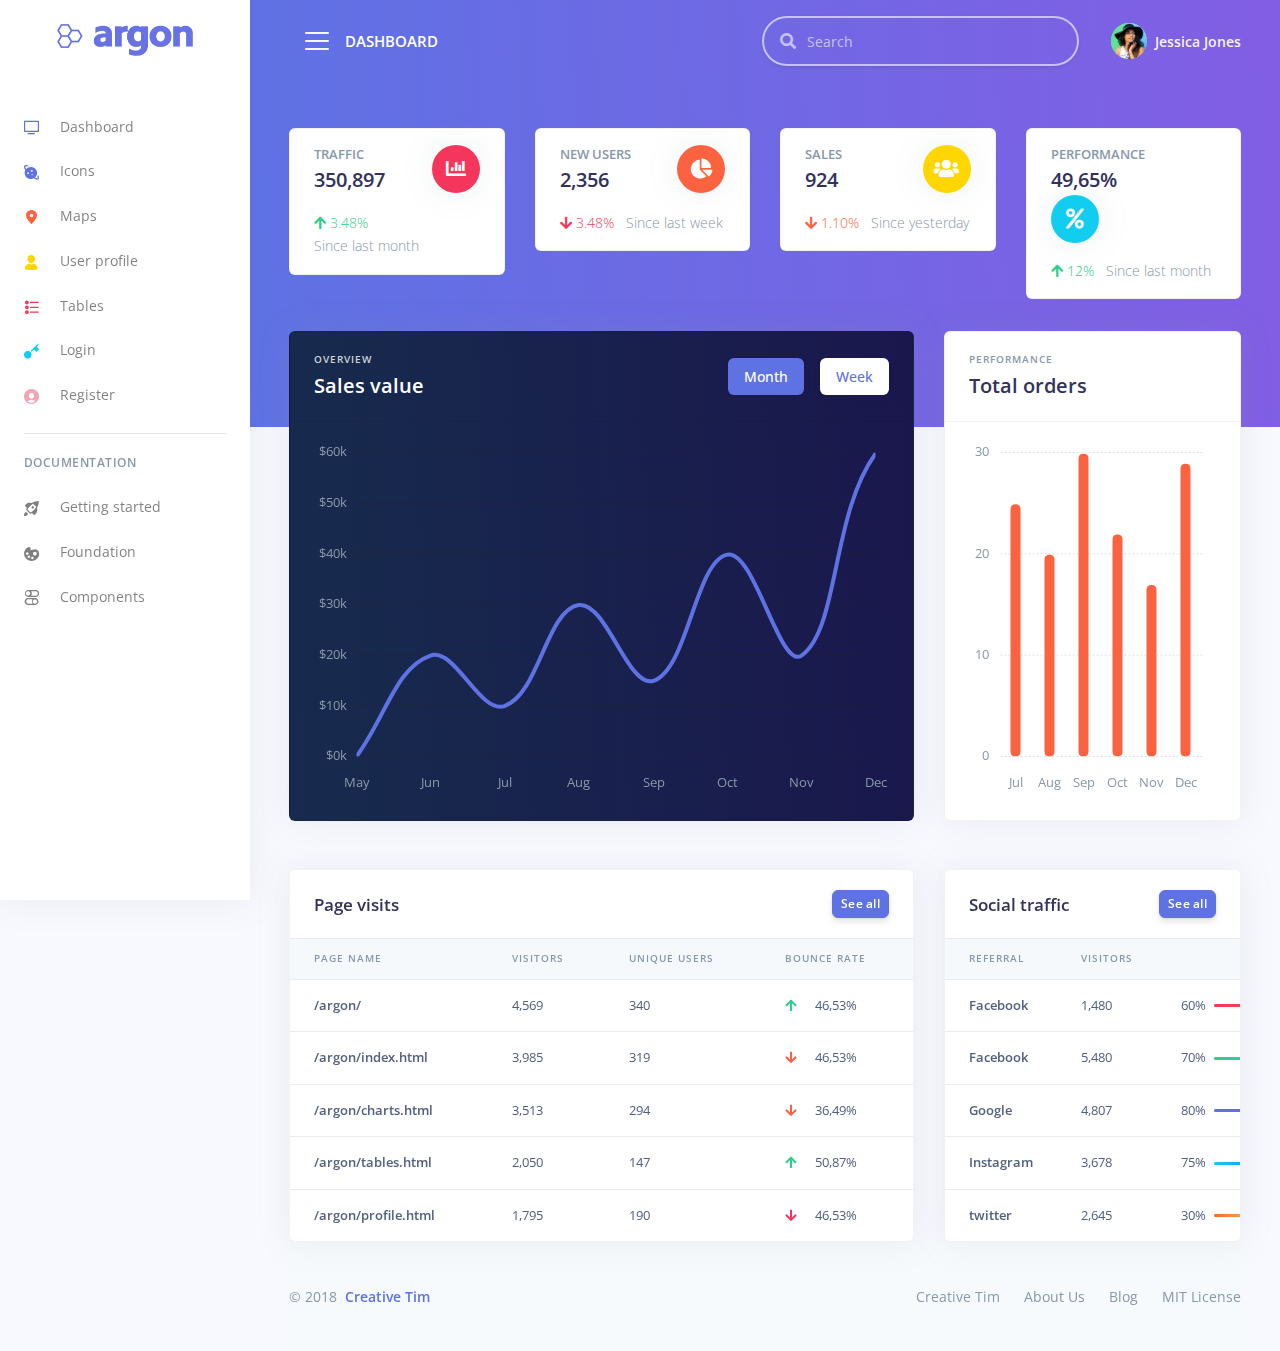
<file: index.html>
<!DOCTYPE html>
<html>

<head>
  <meta charset="utf-8">
  <meta name="viewport" content="width=device-width, initial-scale=1, shrink-to-fit=no">
  <meta name="description" content="Start your development with a Dashboard for Bootstrap 4.">
  <meta name="author" content="Creative Tim">
  <title>Argon Dashboard - Free Dashboard for Bootstrap 4</title>
  <!-- Favicon -->
  <link href="./assets/img/brand/favicon.png" rel="icon" type="image/png">
  <!-- Fonts -->
  <link href="https://fonts.googleapis.com/css?family=Open+Sans:300,400,600,700" rel="stylesheet">
  <!-- Icons -->
  <link href="./assets/vendor/nucleo/css/nucleo.css" rel="stylesheet">
  <link href="./assets/vendor/@fortawesome/fontawesome-free/css/all.min.css" rel="stylesheet">
  <!-- Argon CSS -->
  <link type="text/css" href="./assets/css/argon.css?v=1.0.0" rel="stylesheet">
  <!-- Font Awesome -->
  <link rel="stylesheet" href="https://use.fontawesome.com/releases/v5.8.1/css/all.css" integrity="sha384-50oBUHEmvpQ+1lW4y57PTFmhCaXp0ML5d60M1M7uH2+nqUivzIebhndOJK28anvf" crossorigin="anonymous">
</head>

<body>
  <!-- Sidenav -->
  <nav class="navbar navbar-vertical fixed-left navbar-expand-md navbar-light bg-white" id="sidenav-main" id="sidebar">
    <div class="container-fluid">
      <!-- Toggler for mobile view -->
      <button class="navbar-toggler" type="button" data-toggle="collapse" data-target="#sidenav-collapse-main" aria-controls="sidenav-main" aria-expanded="false" aria-label="Toggle navigation">
        <span class="navbar-toggler-icon"></span>
      </button>
      
      
      <!-- Brand -->
      <a class="navbar-brand pt-0" href="./index.html">
        <img src="./assets/img/brand/blue.png" class="navbar-brand-img" alt="...">
      </a>

      <!-- User -->
      <ul class="nav align-items-center d-md-none">
        <li class="nav-item dropdown">
          <a class="nav-link nav-link-icon" href="#" role="button" data-toggle="dropdown" aria-haspopup="true" aria-expanded="false">
            <i class="ni ni-bell-55"></i>
          </a>
          <div class="dropdown-menu dropdown-menu-arrow dropdown-menu-right" aria-labelledby="navbar-default_dropdown_1">
            <a class="dropdown-item" href="#">Action</a>
            <a class="dropdown-item" href="#">Another action</a>
            <div class="dropdown-divider"></div>
            <a class="dropdown-item" href="#">Something else here</a>
          </div>
        </li>
        <li class="nav-item dropdown">
          <a class="nav-link" href="#" role="button" data-toggle="dropdown" aria-haspopup="true" aria-expanded="false">
            <div class="media align-items-center">
              <span class="avatar avatar-sm rounded-circle">
                <img alt="Image placeholder" src="./assets/img/theme/team-1-800x800.jpg">
              </span>
            </div>
          </a>
          <div class="dropdown-menu dropdown-menu-arrow dropdown-menu-right">
            <div class=" dropdown-header noti-title">
              <h6 class="text-overflow m-0">Welcome!</h6>
            </div>
            <a href="./examples/profile.html" class="dropdown-item">
              <i class="ni ni-single-02"></i>
              <span>My profile</span>
            </a>
            <a href="./examples/profile.html" class="dropdown-item">
              <i class="ni ni-settings-gear-65"></i>
              <span>Settings</span>
            </a>
            <a href="./examples/profile.html" class="dropdown-item">
              <i class="ni ni-calendar-grid-58"></i>
              <span>Activity</span>
            </a>
            <a href="./examples/profile.html" class="dropdown-item">
              <i class="ni ni-support-16"></i>
              <span>Support</span>
            </a>
            <div class="dropdown-divider"></div>
            <a href="#!" class="dropdown-item">
              <i class="ni ni-user-run"></i>
              <span>Logout</span>
            </a>
          </div>
        </li>
      </ul>
      <!-- Collapse -->
      <div class="collapse navbar-collapse" id="sidenav-collapse-main">
        <!-- Collapse header -->
        <div class="navbar-collapse-header d-md-none">
          <div class="row">
            <div class="col-6 collapse-brand">
              <a href="./index.html">
                <img src="./assets/img/brand/blue.png">
              </a>
            </div>
            <div class="col-6 collapse-close">
              <button type="button" class="navbar-toggler" data-toggle="collapse" data-target="#sidenav-collapse-main" aria-controls="sidenav-main" aria-expanded="false" aria-label="Toggle sidenav">
                <span></span>
                <span></span>
              </button>
            </div>
          </div>
        </div>
        <!-- Form -->
        <form class="mt-4 mb-3 d-md-none">
          <div class="input-group input-group-rounded input-group-merge">
            <input type="search" class="form-control form-control-rounded form-control-prepended" placeholder="Search" aria-label="Search">
            <div class="input-group-prepend">
              <div class="input-group-text">
                <span class="fa fa-search"></span>
              </div>
            </div>
          </div>
        </form>
        <!-- Navigation -->
        <ul class="navbar-nav">
        
          <li class="nav-item">
            <a class="nav-link" href="./index.html">
              <i class="ni ni-tv-2 text-primary"></i> Dashboard
            </a>
          </li>
          <li class="nav-item">
            <a class="nav-link" href="./examples/icons.html">
              <i class="ni ni-planet text-blue"></i> Icons
            </a>
          </li>
          <li class="nav-item">
            <a class="nav-link" href="./examples/maps.html">
              <i class="ni ni-pin-3 text-orange"></i> Maps
            </a>
          </li>
          <li class="nav-item">
            <a class="nav-link" href="./examples/profile.html">
              <i class="ni ni-single-02 text-yellow"></i> User profile
            </a>
          </li>
          <li class="nav-item">
            <a class="nav-link" href="./examples/tables.html">
              <i class="ni ni-bullet-list-67 text-red"></i> Tables
            </a>
          </li>
          <li class="nav-item">
            <a class="nav-link" href="./examples/login.html">
              <i class="ni ni-key-25 text-info"></i> Login
            </a>
          </li>
          <li class="nav-item">
            <a class="nav-link" href="./examples/register.html">
              <i class="ni ni-circle-08 text-pink"></i> Register
            </a>
          </li>
        </ul>
        <!-- Divider -->
        <hr class="my-3">
        <!-- Heading -->
        <h6 class="navbar-heading text-muted">Documentation</h6>
        <!-- Navigation -->
        <ul class="navbar-nav mb-md-3">
          <li class="nav-item">
            <a class="nav-link" href="https://demos.creative-tim.com/argon-dashboard/docs/getting-started/overview.html">
              <i class="ni ni-spaceship"></i> Getting started
            </a>
          </li>
          <li class="nav-item">
            <a class="nav-link" href="https://demos.creative-tim.com/argon-dashboard/docs/foundation/colors.html">
              <i class="ni ni-palette"></i> Foundation
            </a>
          </li>
          <li class="nav-item">
            <a class="nav-link" href="https://demos.creative-tim.com/argon-dashboard/docs/components/alerts.html">
              <i class="ni ni-ui-04"></i> Components
            </a>
          </li>
        </ul>
      </div>
    </div>
  </nav>




  <!-- Main content -->
  <div class="main-content">
    <!-- Top navbar -->
    <nav class="navbar navbar-top navbar-expand-md navbar-dark" id="navbar-main">
      <div class="container-fluid">

        <!-- Toggler for PC view -->
        <button class="navbar-toggler-2" type="button" data-toggle="collapse" data-target="#sidenav-collapse-main" aria-controls="sidenav-main" aria-expanded="false" aria-label="Toggle navigation">
          <span class="navbar-toggler-icon"></span>
        </button>

        <!-- Brand -->
        <a class="h4 mb-0 text-white text-uppercase d-none d-lg-inline-block" href="./index.html">Dashboard</a>
        <!-- Form -->
        <form class="navbar-search navbar-search-dark form-inline mr-3 d-none d-md-flex ml-lg-auto">
          <div class="form-group mb-0">
            <div class="input-group input-group-alternative">
              <div class="input-group-prepend">
                <span class="input-group-text"><i class="fas fa-search"></i></span>
              </div>
              <input class="form-control" placeholder="Search" type="text">
            </div>
          </div>
        </form>
        <!-- User -->
        <ul class="navbar-nav align-items-center d-none d-md-flex">
          <li class="nav-item dropdown">
            <a class="nav-link pr-0" href="#" role="button" data-toggle="dropdown" aria-haspopup="true" aria-expanded="false">
              <div class="media align-items-center">
                <span class="avatar avatar-sm rounded-circle">
                  <img alt="Image placeholder" src="./assets/img/theme/team-4-800x800.jpg">
                </span>
                <div class="media-body ml-2 d-none d-lg-block">
                  <span class="mb-0 text-sm  font-weight-bold">Jessica Jones</span>
                </div>
              </div>
            </a>
            <div class="dropdown-menu dropdown-menu-arrow dropdown-menu-right">
              <div class=" dropdown-header noti-title">
                <h6 class="text-overflow m-0">Welcome!</h6>
              </div>
              <a href="./examples/profile.html" class="dropdown-item">
                <i class="ni ni-single-02"></i>
                <span>My profile</span>
              </a>
              <a href="./examples/profile.html" class="dropdown-item">
                <i class="ni ni-settings-gear-65"></i>
                <span>Settings</span>
              </a>
              <a href="./examples/profile.html" class="dropdown-item">
                <i class="ni ni-calendar-grid-58"></i>
                <span>Activity</span>
              </a>
              <a href="./examples/profile.html" class="dropdown-item">
                <i class="ni ni-support-16"></i>
                <span>Support</span>
              </a>
              <div class="dropdown-divider"></div>
              <a href="#!" class="dropdown-item">
                <i class="ni ni-user-run"></i>
                <span>Logout</span>
              </a>
            </div>
          </li>
        </ul>
      </div>
    </nav>
    <!-- Header -->
    <div class="header bg-gradient-primary pb-8 pt-5 pt-md-8">
      <div class="container-fluid">
        <div class="header-body">
          <!-- Card stats -->
          <div class="row">
            <div class="col-xl-3 col-lg-6">
              <div class="card card-stats mb-4 mb-xl-0">
                <div class="card-body">
                  <div class="row">
                    <div class="col">
                      <h5 class="card-title text-uppercase text-muted mb-0">Traffic</h5>
                      <span class="h2 font-weight-bold mb-0">350,897</span>
                    </div>
                    <div class="col-auto">
                      <div class="icon icon-shape bg-danger text-white rounded-circle shadow">
                        <i class="fas fa-chart-bar"></i>
                      </div>
                    </div>
                  </div>
                  <p class="mt-3 mb-0 text-muted text-sm">
                    <span class="text-success mr-2"><i class="fa fa-arrow-up"></i> 3.48%</span>
                    <span class="text-nowrap">Since last month</span>
                  </p>
                </div>
              </div>
            </div>
            <div class="col-xl-3 col-lg-6">
              <div class="card card-stats mb-4 mb-xl-0">
                <div class="card-body">
                  <div class="row">
                    <div class="col">
                      <h5 class="card-title text-uppercase text-muted mb-0">New users</h5>
                      <span class="h2 font-weight-bold mb-0">2,356</span>
                    </div>
                    <div class="col-auto">
                      <div class="icon icon-shape bg-warning text-white rounded-circle shadow">
                        <i class="fas fa-chart-pie"></i>
                      </div>
                    </div>
                  </div>
                  <p class="mt-3 mb-0 text-muted text-sm">
                    <span class="text-danger mr-2"><i class="fas fa-arrow-down"></i> 3.48%</span>
                    <span class="text-nowrap">Since last week</span>
                  </p>
                </div>
              </div>
            </div>
            <div class="col-xl-3 col-lg-6">
              <div class="card card-stats mb-4 mb-xl-0">
                <div class="card-body">
                  <div class="row">
                    <div class="col">
                      <h5 class="card-title text-uppercase text-muted mb-0">Sales</h5>
                      <span class="h2 font-weight-bold mb-0">924</span>
                    </div>
                    <div class="col-auto">
                      <div class="icon icon-shape bg-yellow text-white rounded-circle shadow">
                        <i class="fas fa-users"></i>
                      </div>
                    </div>
                  </div>
                  <p class="mt-3 mb-0 text-muted text-sm">
                    <span class="text-warning mr-2"><i class="fas fa-arrow-down"></i> 1.10%</span>
                    <span class="text-nowrap">Since yesterday</span>
                  </p>
                </div>
              </div>
            </div>
            <div class="col-xl-3 col-lg-6">
              <div class="card card-stats mb-4 mb-xl-0">
                <div class="card-body">
                  <div class="row">
                    <div class="col">
                      <h5 class="card-title text-uppercase text-muted mb-0">Performance</h5>
                      <span class="h2 font-weight-bold mb-0">49,65%</span>
                    </div>
                    <div class="col-auto">
                      <div class="icon icon-shape bg-info text-white rounded-circle shadow">
                        <i class="fas fa-percent"></i>
                      </div>
                    </div>
                  </div>
                  <p class="mt-3 mb-0 text-muted text-sm">
                    <span class="text-success mr-2"><i class="fas fa-arrow-up"></i> 12%</span>
                    <span class="text-nowrap">Since last month</span>
                  </p>
                </div>
              </div>
            </div>
          </div>
        </div>
      </div>
    </div>
    <!-- Page content -->
    <div class="container-fluid mt--7">
      <div class="row">
        <div class="col-xl-8 mb-5 mb-xl-0">
          <div class="card bg-gradient-default shadow">
            <div class="card-header bg-transparent">
              <div class="row align-items-center">
                <div class="col">
                  <h6 class="text-uppercase text-light ls-1 mb-1">Overview</h6>
                  <h2 class="text-white mb-0">Sales value</h2>
                </div>
                <div class="col">
                  <ul class="nav nav-pills justify-content-end">
                    <li class="nav-item mr-2 mr-md-0" data-toggle="chart" data-target="#chart-sales" data-update='{"data":{"datasets":[{"data":[0, 20, 10, 30, 15, 40, 20, 60, 60]}]}}' data-prefix="$" data-suffix="k">
                      <a href="#" class="nav-link py-2 px-3 active" data-toggle="tab">
                        <span class="d-none d-md-block">Month</span>
                        <span class="d-md-none">M</span>
                      </a>
                    </li>
                    <li class="nav-item" data-toggle="chart" data-target="#chart-sales" data-update='{"data":{"datasets":[{"data":[0, 20, 5, 25, 10, 30, 15, 40, 40]}]}}' data-prefix="$" data-suffix="k">
                      <a href="#" class="nav-link py-2 px-3" data-toggle="tab">
                        <span class="d-none d-md-block">Week</span>
                        <span class="d-md-none">W</span>
                      </a>
                    </li>
                  </ul>
                </div>
              </div>
            </div>
            <div class="card-body">
              <!-- Chart -->
              <div class="chart">
                <!-- Chart wrapper -->
                <canvas id="chart-sales" class="chart-canvas"></canvas>
              </div>
            </div>
          </div>
        </div>
        <div class="col-xl-4">
          <div class="card shadow">
            <div class="card-header bg-transparent">
              <div class="row align-items-center">
                <div class="col">
                  <h6 class="text-uppercase text-muted ls-1 mb-1">Performance</h6>
                  <h2 class="mb-0">Total orders</h2>
                </div>
              </div>
            </div>
            <div class="card-body">
              <!-- Chart -->
              <div class="chart">
                <canvas id="chart-orders" class="chart-canvas"></canvas>
              </div>
            </div>
          </div>
        </div>
      </div>
      <div class="row mt-5">
        <div class="col-xl-8 mb-5 mb-xl-0">
          <div class="card shadow">
            <div class="card-header border-0">
              <div class="row align-items-center">
                <div class="col">
                  <h3 class="mb-0">Page visits</h3>
                </div>
                <div class="col text-right">
                  <a href="#!" class="btn btn-sm btn-primary">See all</a>
                </div>
              </div>
            </div>
            <div class="table-responsive">
              <!-- Projects table -->
              <table class="table align-items-center table-flush">
                <thead class="thead-light">
                  <tr>
                    <th scope="col">Page name</th>
                    <th scope="col">Visitors</th>
                    <th scope="col">Unique users</th>
                    <th scope="col">Bounce rate</th>
                  </tr>
                </thead>
                <tbody>
                  <tr>
                    <th scope="row">
                      /argon/
                    </th>
                    <td>
                      4,569
                    </td>
                    <td>
                      340
                    </td>
                    <td>
                      <i class="fas fa-arrow-up text-success mr-3"></i> 46,53%
                    </td>
                  </tr>
                  <tr>
                    <th scope="row">
                      /argon/index.html
                    </th>
                    <td>
                      3,985
                    </td>
                    <td>
                      319
                    </td>
                    <td>
                      <i class="fas fa-arrow-down text-warning mr-3"></i> 46,53%
                    </td>
                  </tr>
                  <tr>
                    <th scope="row">
                      /argon/charts.html
                    </th>
                    <td>
                      3,513
                    </td>
                    <td>
                      294
                    </td>
                    <td>
                      <i class="fas fa-arrow-down text-warning mr-3"></i> 36,49%
                    </td>
                  </tr>
                  <tr>
                    <th scope="row">
                      /argon/tables.html
                    </th>
                    <td>
                      2,050
                    </td>
                    <td>
                      147
                    </td>
                    <td>
                      <i class="fas fa-arrow-up text-success mr-3"></i> 50,87%
                    </td>
                  </tr>
                  <tr>
                    <th scope="row">
                      /argon/profile.html
                    </th>
                    <td>
                      1,795
                    </td>
                    <td>
                      190
                    </td>
                    <td>
                      <i class="fas fa-arrow-down text-danger mr-3"></i> 46,53%
                    </td>
                  </tr>
                </tbody>
              </table>
            </div>
          </div>
        </div>
        <div class="col-xl-4">
          <div class="card shadow">
            <div class="card-header border-0">
              <div class="row align-items-center">
                <div class="col">
                  <h3 class="mb-0">Social traffic</h3>
                </div>
                <div class="col text-right">
                  <a href="#!" class="btn btn-sm btn-primary">See all</a>
                </div>
              </div>
            </div>
            <div class="table-responsive">
              <!-- Projects table -->
              <table class="table align-items-center table-flush">
                <thead class="thead-light">
                  <tr>
                    <th scope="col">Referral</th>
                    <th scope="col">Visitors</th>
                    <th scope="col"></th>
                  </tr>
                </thead>
                <tbody>
                  <tr>
                    <th scope="row">
                      Facebook
                    </th>
                    <td>
                      1,480
                    </td>
                    <td>
                      <div class="d-flex align-items-center">
                        <span class="mr-2">60%</span>
                        <div>
                          <div class="progress">
                            <div class="progress-bar bg-gradient-danger" role="progressbar" aria-valuenow="60" aria-valuemin="0" aria-valuemax="100" style="width: 60%;"></div>
                          </div>
                        </div>
                      </div>
                    </td>
                  </tr>
                  <tr>
                    <th scope="row">
                      Facebook
                    </th>
                    <td>
                      5,480
                    </td>
                    <td>
                      <div class="d-flex align-items-center">
                        <span class="mr-2">70%</span>
                        <div>
                          <div class="progress">
                            <div class="progress-bar bg-gradient-success" role="progressbar" aria-valuenow="70" aria-valuemin="0" aria-valuemax="100" style="width: 70%;"></div>
                          </div>
                        </div>
                      </div>
                    </td>
                  </tr>
                  <tr>
                    <th scope="row">
                      Google
                    </th>
                    <td>
                      4,807
                    </td>
                    <td>
                      <div class="d-flex align-items-center">
                        <span class="mr-2">80%</span>
                        <div>
                          <div class="progress">
                            <div class="progress-bar bg-gradient-primary" role="progressbar" aria-valuenow="80" aria-valuemin="0" aria-valuemax="100" style="width: 80%;"></div>
                          </div>
                        </div>
                      </div>
                    </td>
                  </tr>
                  <tr>
                    <th scope="row">
                      Instagram
                    </th>
                    <td>
                      3,678
                    </td>
                    <td>
                      <div class="d-flex align-items-center">
                        <span class="mr-2">75%</span>
                        <div>
                          <div class="progress">
                            <div class="progress-bar bg-gradient-info" role="progressbar" aria-valuenow="75" aria-valuemin="0" aria-valuemax="100" style="width: 75%;"></div>
                          </div>
                        </div>
                      </div>
                    </td>
                  </tr>
                  <tr>
                    <th scope="row">
                      twitter
                    </th>
                    <td>
                      2,645
                    </td>
                    <td>
                      <div class="d-flex align-items-center">
                        <span class="mr-2">30%</span>
                        <div>
                          <div class="progress">
                            <div class="progress-bar bg-gradient-warning" role="progressbar" aria-valuenow="30" aria-valuemin="0" aria-valuemax="100" style="width: 30%;"></div>
                          </div>
                        </div>
                      </div>
                    </td>
                  </tr>
                </tbody>
              </table>
            </div>
          </div>
        </div>
      </div>
      <!-- Footer -->
      <footer class="footer">
        <div class="row align-items-center justify-content-xl-between">
          <div class="col-xl-6">
            <div class="copyright text-center text-xl-left text-muted">
              &copy; 2018 <a href="https://www.creative-tim.com" class="font-weight-bold ml-1" target="_blank">Creative Tim</a>
            </div>
          </div>
          <div class="col-xl-6">
            <ul class="nav nav-footer justify-content-center justify-content-xl-end">
              <li class="nav-item">
                <a href="https://www.creative-tim.com" class="nav-link" target="_blank">Creative Tim</a>
              </li>
              <li class="nav-item">
                <a href="https://www.creative-tim.com/presentation" class="nav-link" target="_blank">About Us</a>
              </li>
              <li class="nav-item">
                <a href="http://blog.creative-tim.com" class="nav-link" target="_blank">Blog</a>
              </li>
              <li class="nav-item">
                <a href="https://github.com/creativetimofficial/argon-dashboard/blob/master/LICENSE.md" class="nav-link" target="_blank">MIT License</a>
              </li>
            </ul>
          </div>
        </div>
      </footer>
    </div>
  </div>
  <!-- Argon Scripts -->
  <!-- Core -->
  <script src="./assets/vendor/jquery/dist/jquery.min.js"></script>
  <script src="./assets/vendor/bootstrap/dist/js/bootstrap.bundle.min.js"></script>
  <!-- Optional JS -->
  <script src="./assets/vendor/chart.js/dist/Chart.min.js"></script>
  <script src="./assets/vendor/chart.js/dist/Chart.extension.js"></script>
  <!-- Argon JS -->
  <script src="./assets/js/argon.js?v=1.0.0"></script>
  <script type="text/javascript">
    $(document).ready(function(){
      
      $(".navbar-toggler-2").click(function(){
        var x = document.getElementById("sidenav-main");
        if (x.style.display === "none") {
          x.style.display = "block";
        } else {
          x.style.display = "none";
        }
      });

      $(".navbar-toggler-2").click(function(){
        $(".main-content").toggleClass("slide-content");
      });

      $(".navbar-toggler").click(function(){
        $("#sidenav-collapse-main").addClass("mobile-sidenav");
      });

    });
  </script>
</body>

</html>
</file>
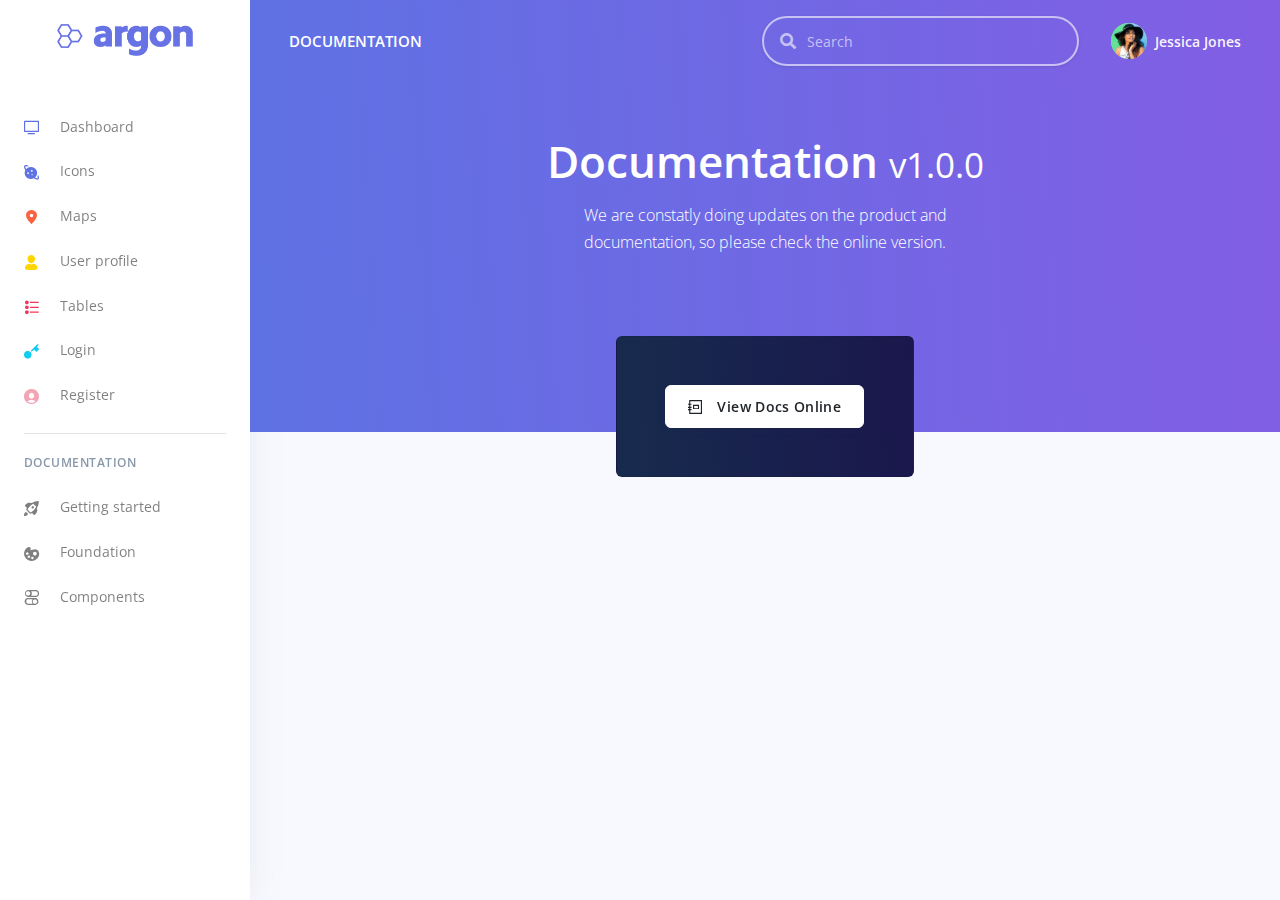
<file: docs/documentation.html>
<!DOCTYPE html>
<html>

<head>
  <meta charset="utf-8">
  <meta name="viewport" content="width=device-width, initial-scale=1, shrink-to-fit=no">
  <meta name="description" content="Start your development with a Dashboard for Bootstrap 4.">
  <meta name="author" content="Creative Tim">
  <title>Argon Dashboard - Free Dashboard for Bootstrap 4</title>
  <!-- Favicon -->
  <link href="../assets/img/brand/favicon.png" rel="icon" type="image/png">
  <!-- Fonts -->
  <link href="https://fonts.googleapis.com/css?family=Open+Sans:300,400,600,700" rel="stylesheet">
  <!-- Icons -->
  <link href="../assets/vendor/nucleo/css/nucleo.css" rel="stylesheet">
  <link href="../assets/vendor/@fortawesome/fontawesome-free/css/all.min.css" rel="stylesheet">
  <!-- Argon CSS -->
  <link type="text/css" href="../assets/css/argon.css?v=1.0.0" rel="stylesheet">
</head>

<body>
  <!-- Sidenav -->
  <nav class="navbar navbar-vertical fixed-left navbar-expand-md navbar-light bg-white" id="sidenav-main">
    <div class="container-fluid">
      <!-- Toggler -->
      <button class="navbar-toggler" type="button" data-toggle="collapse" data-target="#sidenav-collapse-main" aria-controls="sidenav-main" aria-expanded="false" aria-label="Toggle navigation">
        <span class="navbar-toggler-icon"></span>
      </button>
      <!-- Brand -->
      <a class="navbar-brand pt-0" href="../index.html">
        <img src="../assets/img/brand/blue.png" class="navbar-brand-img" alt="...">
      </a>
      <!-- User -->
      <ul class="nav align-items-center d-md-none">
        <li class="nav-item dropdown">
          <a class="nav-link nav-link-icon" href="#" role="button" data-toggle="dropdown" aria-haspopup="true" aria-expanded="false">
            <i class="ni ni-bell-55"></i>
          </a>
          <div class="dropdown-menu dropdown-menu-arrow dropdown-menu-right" aria-labelledby="navbar-default_dropdown_1">
            <a class="dropdown-item" href="#">Action</a>
            <a class="dropdown-item" href="#">Another action</a>
            <div class="dropdown-divider"></div>
            <a class="dropdown-item" href="#">Something else here</a>
          </div>
        </li>
        <li class="nav-item dropdown">
          <a class="nav-link" href="#" role="button" data-toggle="dropdown" aria-haspopup="true" aria-expanded="false">
            <div class="media align-items-center">
              <span class="avatar avatar-sm rounded-circle">
                <img alt="Image placeholder" src="../assets/img/theme/team-1-800x800.jpg">
              </span>
            </div>
          </a>
          <div class="dropdown-menu dropdown-menu-arrow dropdown-menu-right">
            <div class=" dropdown-header noti-title">
              <h6 class="text-overflow m-0">Welcome!</h6>
            </div>
            <a href="../examples/profile.html" class="dropdown-item">
              <i class="ni ni-single-02"></i>
              <span>My profile</span>
            </a>
            <a href="../examples/profile.html" class="dropdown-item">
              <i class="ni ni-settings-gear-65"></i>
              <span>Settings</span>
            </a>
            <a href="../examples/profile.html" class="dropdown-item">
              <i class="ni ni-calendar-grid-58"></i>
              <span>Activity</span>
            </a>
            <a href="../examples/profile.html" class="dropdown-item">
              <i class="ni ni-support-16"></i>
              <span>Support</span>
            </a>
            <div class="dropdown-divider"></div>
            <a href="#!" class="dropdown-item">
              <i class="ni ni-user-run"></i>
              <span>Logout</span>
            </a>
          </div>
        </li>
      </ul>
      <!-- Collapse -->
      <div class="collapse navbar-collapse" id="sidenav-collapse-main">
        <!-- Collapse header -->
        <div class="navbar-collapse-header d-md-none">
          <div class="row">
            <div class="col-6 collapse-brand">
              <a href="../index.html">
                <img src="../assets/img/brand/blue.png">
              </a>
            </div>
            <div class="col-6 collapse-close">
              <button type="button" class="navbar-toggler" data-toggle="collapse" data-target="#sidenav-collapse-main" aria-controls="sidenav-main" aria-expanded="false" aria-label="Toggle sidenav">
                <span></span>
                <span></span>
              </button>
            </div>
          </div>
        </div>
        <!-- Form -->
        <form class="mt-4 mb-3 d-md-none">
          <div class="input-group input-group-rounded input-group-merge">
            <input type="search" class="form-control form-control-rounded form-control-prepended" placeholder="Search" aria-label="Search">
            <div class="input-group-prepend">
              <div class="input-group-text">
                <span class="fa fa-search"></span>
              </div>
            </div>
          </div>
        </form>
        <!-- Navigation -->
        <ul class="navbar-nav">
          <li class="nav-item">
            <a class="nav-link" href="../index.html">
              <i class="ni ni-tv-2 text-primary"></i> Dashboard
            </a>
          </li>
          <li class="nav-item">
            <a class="nav-link" href="../examples/icons.html">
              <i class="ni ni-planet text-blue"></i> Icons
            </a>
          </li>
          <li class="nav-item">
            <a class="nav-link" href="../examples/maps.html">
              <i class="ni ni-pin-3 text-orange"></i> Maps
            </a>
          </li>
          <li class="nav-item">
            <a class="nav-link" href="../examples/profile.html">
              <i class="ni ni-single-02 text-yellow"></i> User profile
            </a>
          </li>
          <li class="nav-item">
            <a class="nav-link" href="../examples/tables.html">
              <i class="ni ni-bullet-list-67 text-red"></i> Tables
            </a>
          </li>
          <li class="nav-item">
            <a class="nav-link" href="../examples/login.html">
              <i class="ni ni-key-25 text-info"></i> Login
            </a>
          </li>
          <li class="nav-item">
            <a class="nav-link" href="../examples/register.html">
              <i class="ni ni-circle-08 text-pink"></i> Register
            </a>
          </li>
        </ul>
        <!-- Divider -->
        <hr class="my-3">
        <!-- Heading -->
        <h6 class="navbar-heading text-muted">Documentation</h6>
        <!-- Navigation -->
        <ul class="navbar-nav mb-md-3">
          <li class="nav-item">
            <a class="nav-link" href="https://demos.creative-tim.com/argon-dashboard/docs/getting-started/overview.html">
              <i class="ni ni-spaceship"></i> Getting started
            </a>
          </li>
          <li class="nav-item">
            <a class="nav-link" href="https://demos.creative-tim.com/argon-dashboard/docs/foundation/colors.html">
              <i class="ni ni-palette"></i> Foundation
            </a>
          </li>
          <li class="nav-item">
            <a class="nav-link" href="https://demos.creative-tim.com/argon-dashboard/docs/components/alerts.html">
              <i class="ni ni-ui-04"></i> Components
            </a>
          </li>
        </ul>
      </div>
    </div>
  </nav>
  <!-- Main content -->
  <div class="main-content">
    <!-- Top navbar -->
    <nav class="navbar navbar-top navbar-expand-md navbar-dark" id="navbar-main">
      <div class="container-fluid">
        <!-- Brand -->
        <a class="h4 mb-0 text-white text-uppercase d-none d-lg-inline-block" href="../index.html">Documentation</a>
        <!-- Form -->
        <form class="navbar-search navbar-search-dark form-inline mr-3 d-none d-md-flex ml-lg-auto">
          <div class="form-group mb-0">
            <div class="input-group input-group-alternative">
              <div class="input-group-prepend">
                <span class="input-group-text"><i class="fas fa-search"></i></span>
              </div>
              <input class="form-control" placeholder="Search" type="text">
            </div>
          </div>
        </form>
        <!-- User -->
        <ul class="navbar-nav align-items-center d-none d-md-flex">
          <li class="nav-item dropdown">
            <a class="nav-link pr-0" href="#" role="button" data-toggle="dropdown" aria-haspopup="true" aria-expanded="false">
              <div class="media align-items-center">
                <span class="avatar avatar-sm rounded-circle">
                  <img alt="Image placeholder" src="../assets/img/theme/team-4-800x800.jpg">
                </span>
                <div class="media-body ml-2 d-none d-lg-block">
                  <span class="mb-0 text-sm  font-weight-bold">Jessica Jones</span>
                </div>
              </div>
            </a>
            <div class="dropdown-menu dropdown-menu-arrow dropdown-menu-right">
              <div class=" dropdown-header noti-title">
                <h6 class="text-overflow m-0">Welcome!</h6>
              </div>
              <a href="../examples/profile.html" class="dropdown-item">
                <i class="ni ni-single-02"></i>
                <span>My profile</span>
              </a>
              <a href="../examples/profile.html" class="dropdown-item">
                <i class="ni ni-settings-gear-65"></i>
                <span>Settings</span>
              </a>
              <a href="../examples/profile.html" class="dropdown-item">
                <i class="ni ni-calendar-grid-58"></i>
                <span>Activity</span>
              </a>
              <a href="../examples/profile.html" class="dropdown-item">
                <i class="ni ni-support-16"></i>
                <span>Support</span>
              </a>
              <div class="dropdown-divider"></div>
              <a href="#!" class="dropdown-item">
                <i class="ni ni-user-run"></i>
                <span>Logout</span>
              </a>
            </div>
          </li>
        </ul>
      </div>
    </nav>
    <!-- Header -->
    <div class="header bg-gradient-primary pb-8 pt-5 pt-lg-8 d-flex align-items-center">
      <!-- Header container -->
      <div class="container-fluid">
        <div class="row justify-content-center">
          <div class="col-lg-6 col-md-10 text-center">
            <h1 class="display-2 text-white">Documentation <small>v1.0.0</small></h1>
            <p class="text-white mt-0 mb-5">We are constatly doing updates on the product and documentation, so please check the online version.</p>
          </div>
        </div>
      </div>
    </div>
    <!-- Page content -->
    <div class="container-fluid mt--7">
      <div class="row justify-content-center">
        <div class="col-lg-4">
          <div class="card bg-gradient-default text-center p-5">
            <a href="https://demos.creative-tim.com/argon-dashboard/docs/getting-started/overview.html" class="btn btn-white btn-icon mb-3 mb-sm-0">
              <span class="btn-inner--icon"><i class="ni ni-collection"></i></span>
              <span class="btn-inner--text">View Docs Online</span>
            </a>
          </div>
        </div>
      </div>
      <!-- Footer -->
    </div>
  </div>
  <!-- Argon Scripts -->
  <!-- Core -->
  <script src="../assets/vendor/jquery/dist/jquery.min.js"></script>
  <script src="../assets/vendor/bootstrap/dist/js/bootstrap.bundle.min.js"></script>
  <!-- Argon JS -->
  <script src="../assets/js/argon.js?v=1.0.0"></script>
</body>

</html>
</file>
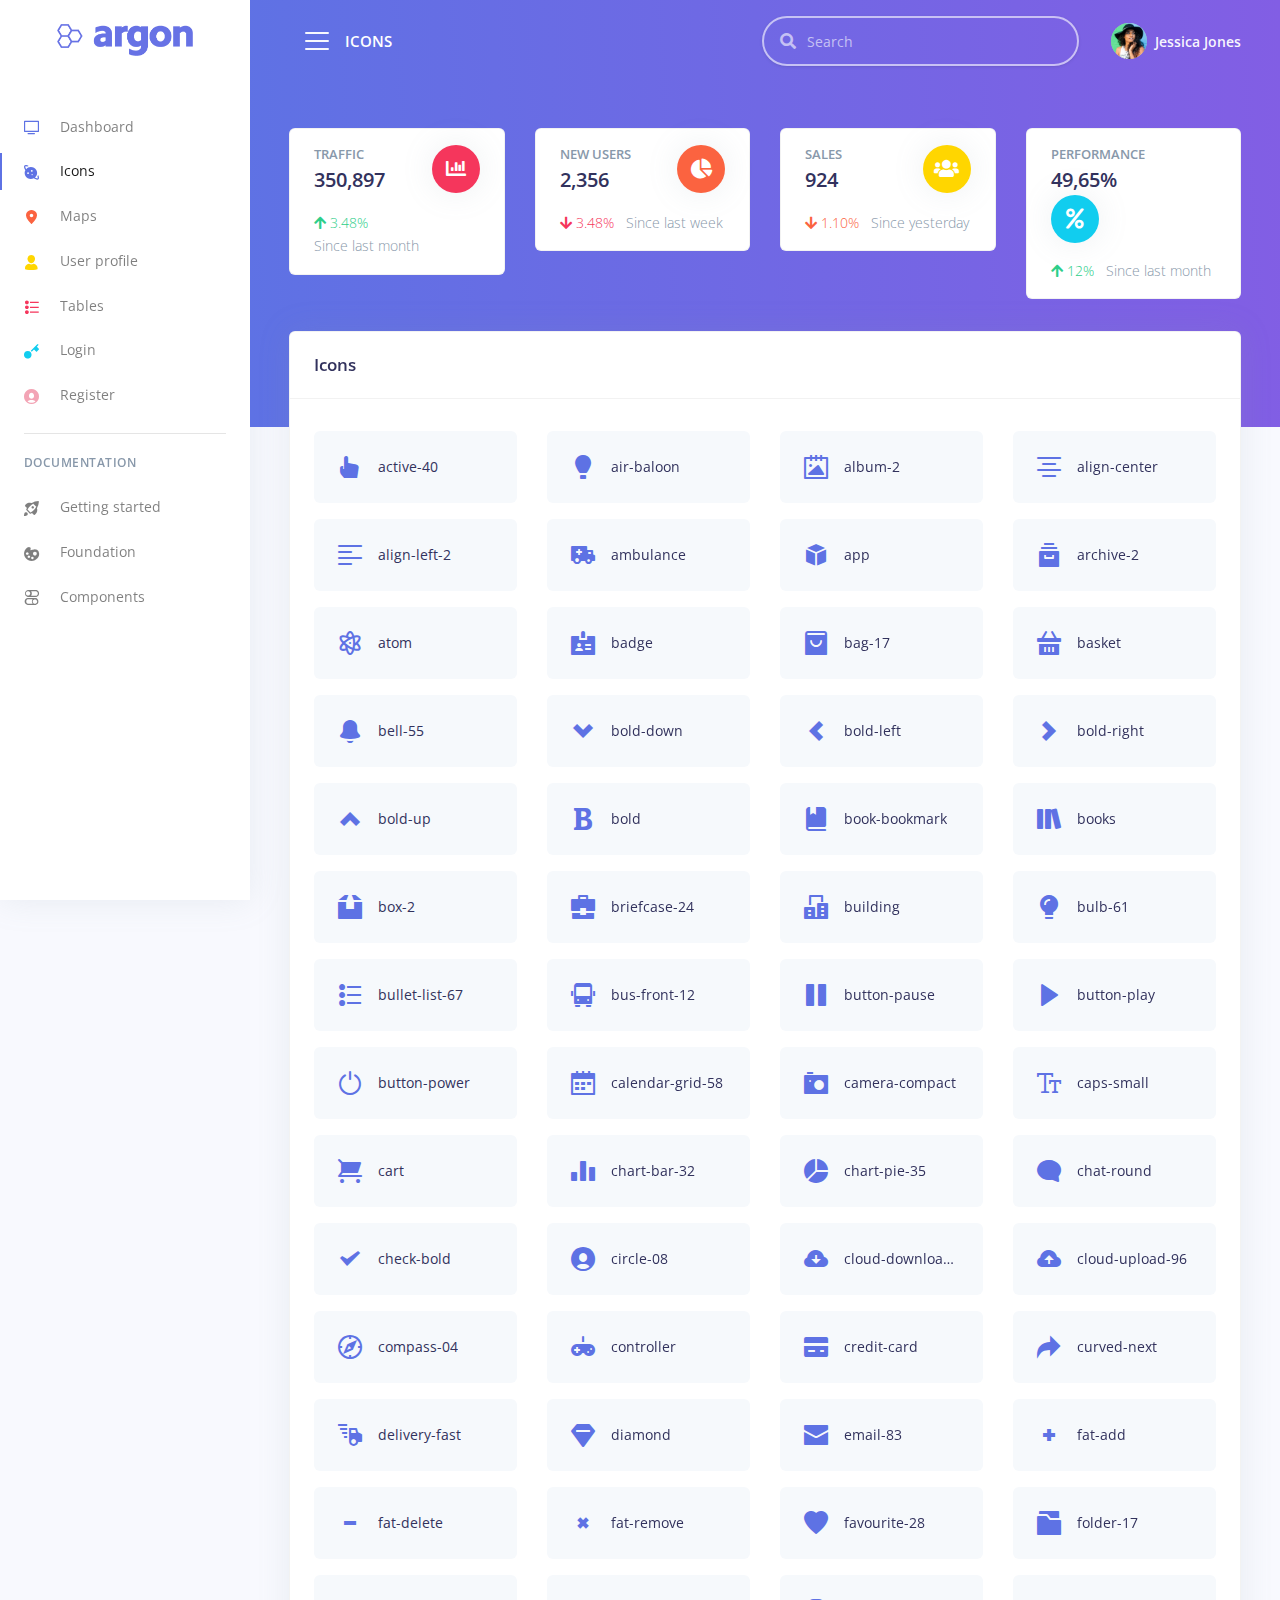
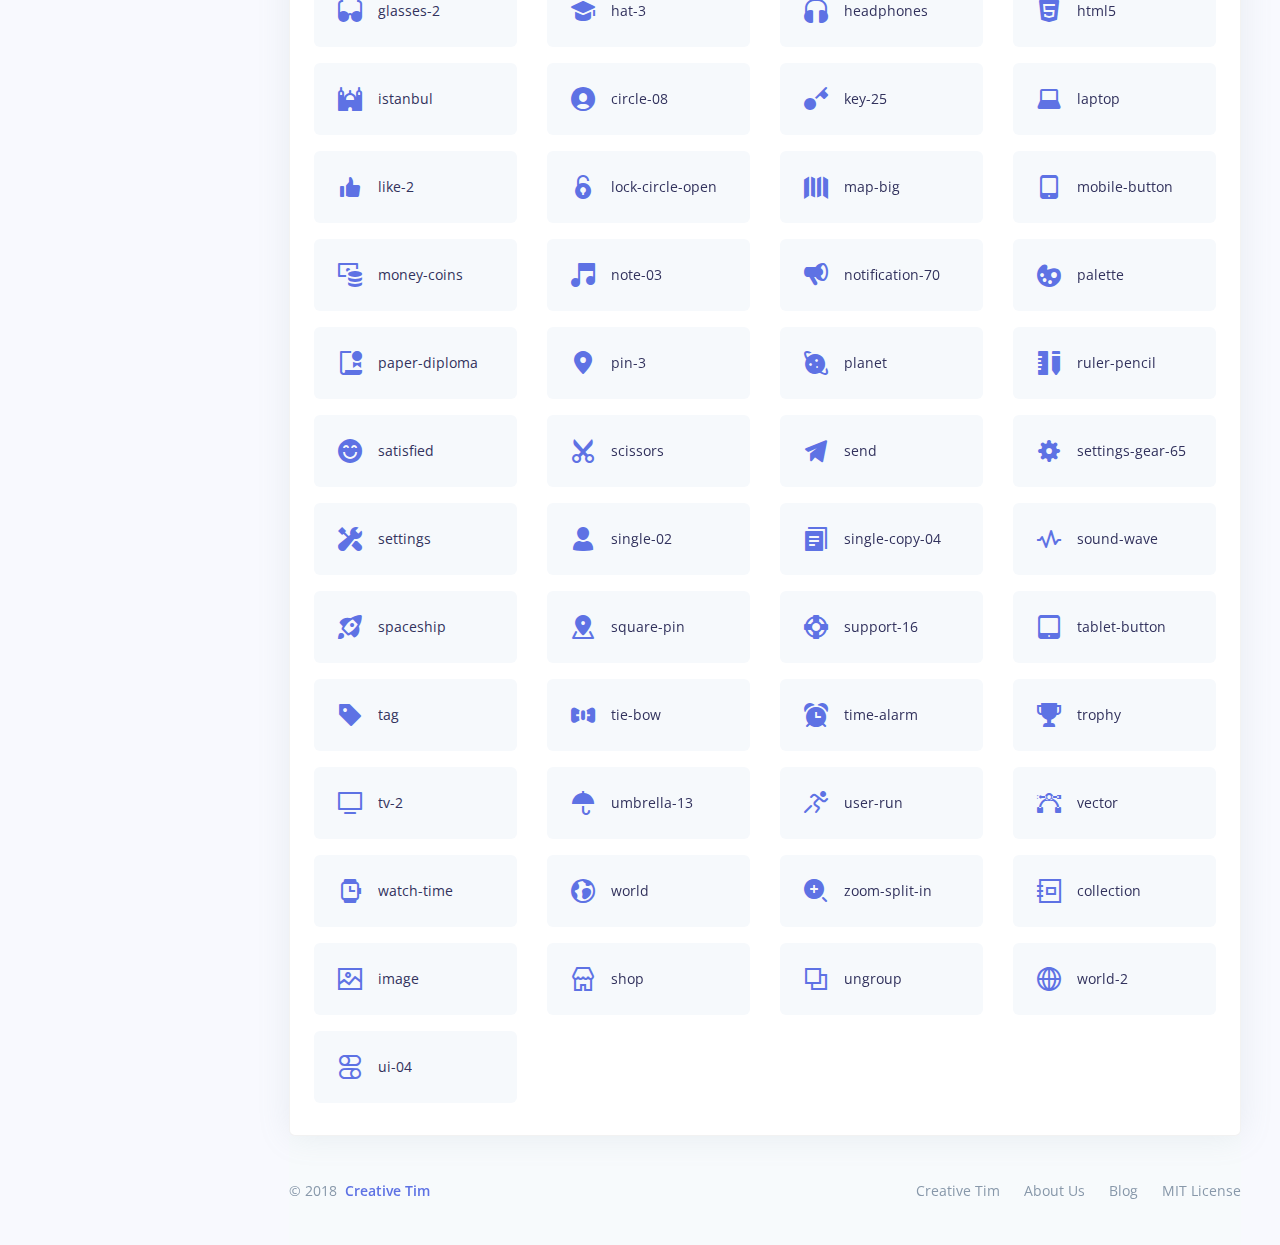
<file: examples/icons.html>
<!DOCTYPE html>
<html>

<head>
  <meta charset="utf-8">
  <meta name="viewport" content="width=device-width, initial-scale=1, shrink-to-fit=no">
  <meta name="description" content="Start your development with a Dashboard for Bootstrap 4.">
  <meta name="author" content="Creative Tim">
  <title>Argon Dashboard - Free Dashboard for Bootstrap 4</title>
  <!-- Favicon -->
  <link href="../assets/img/brand/favicon.png" rel="icon" type="image/png">
  <!-- Fonts -->
  <link href="https://fonts.googleapis.com/css?family=Open+Sans:300,400,600,700" rel="stylesheet">
  <!-- Icons -->
  <link href="../assets/vendor/nucleo/css/nucleo.css" rel="stylesheet">
  <link href="../assets/vendor/@fortawesome/fontawesome-free/css/all.min.css" rel="stylesheet">
  <!-- Argon CSS -->
  <link type="text/css" href="../assets/css/argon.css?v=1.0.0" rel="stylesheet">
</head>

<body>
  <!-- Sidenav -->
  <nav class="navbar navbar-vertical fixed-left navbar-expand-md navbar-light bg-white" id="sidenav-main">
    <div class="container-fluid">
      <!-- Toggler for mobile view -->
      <button class="navbar-toggler" type="button" data-toggle="collapse" data-target="#sidenav-collapse-main" aria-controls="sidenav-main" aria-expanded="false" aria-label="Toggle navigation">
        <span class="navbar-toggler-icon"></span>
      </button>
      
      
      <!-- Brand -->
      <a class="navbar-brand pt-0" href="../index.html">
        <img src="../assets/img/brand/blue.png" class="navbar-brand-img" alt="...">
      </a>
      <!-- User -->
      <ul class="nav align-items-center d-md-none">
        <li class="nav-item dropdown">
          <a class="nav-link nav-link-icon" href="#" role="button" data-toggle="dropdown" aria-haspopup="true" aria-expanded="false">
            <i class="ni ni-bell-55"></i>
          </a>
          <div class="dropdown-menu dropdown-menu-arrow dropdown-menu-right" aria-labelledby="navbar-default_dropdown_1">
            <a class="dropdown-item" href="#">Action</a>
            <a class="dropdown-item" href="#">Another action</a>
            <div class="dropdown-divider"></div>
            <a class="dropdown-item" href="#">Something else here</a>
          </div>
        </li>
        <li class="nav-item dropdown">
          <a class="nav-link" href="#" role="button" data-toggle="dropdown" aria-haspopup="true" aria-expanded="false">
            <div class="media align-items-center">
              <span class="avatar avatar-sm rounded-circle">
                <img alt="Image placeholder" src="../assets/img/theme/team-1-800x800.jpg">
              </span>
            </div>
          </a>
          <div class="dropdown-menu dropdown-menu-arrow dropdown-menu-right">
            <div class=" dropdown-header noti-title">
              <h6 class="text-overflow m-0">Welcome!</h6>
            </div>
            <a href="../examples/profile.html" class="dropdown-item">
              <i class="ni ni-single-02"></i>
              <span>My profile</span>
            </a>
            <a href="../examples/profile.html" class="dropdown-item">
              <i class="ni ni-settings-gear-65"></i>
              <span>Settings</span>
            </a>
            <a href="../examples/profile.html" class="dropdown-item">
              <i class="ni ni-calendar-grid-58"></i>
              <span>Activity</span>
            </a>
            <a href="../examples/profile.html" class="dropdown-item">
              <i class="ni ni-support-16"></i>
              <span>Support</span>
            </a>
            <div class="dropdown-divider"></div>
            <a href="#!" class="dropdown-item">
              <i class="ni ni-user-run"></i>
              <span>Logout</span>
            </a>
          </div>
        </li>
      </ul>
      <!-- Collapse -->
      <div class="collapse navbar-collapse" id="sidenav-collapse-main">
        <!-- Collapse header -->
        <div class="navbar-collapse-header d-md-none">
          <div class="row">
            <div class="col-6 collapse-brand">
              <a href="../index.html">
                <img src="../assets/img/brand/blue.png">
              </a>
            </div>
            <div class="col-6 collapse-close">
              <button type="button" class="navbar-toggler" data-toggle="collapse" data-target="#sidenav-collapse-main" aria-controls="sidenav-main" aria-expanded="false" aria-label="Toggle sidenav">
                <span></span>
                <span></span>
              </button>
            </div>
          </div>
        </div>
        <!-- Form -->
        <form class="mt-4 mb-3 d-md-none">
          <div class="input-group input-group-rounded input-group-merge">
            <input type="search" class="form-control form-control-rounded form-control-prepended" placeholder="Search" aria-label="Search">
            <div class="input-group-prepend">
              <div class="input-group-text">
                <span class="fa fa-search"></span>
              </div>
            </div>
          </div>
        </form>
        <!-- Navigation -->
        <ul class="navbar-nav">
          <li class="nav-item">
            <a class="nav-link" href="../index.html">
              <i class="ni ni-tv-2 text-primary"></i> Dashboard
            </a>
          </li>
          <li class="nav-item">
            <a class="nav-link active" href="../examples/icons.html">
              <i class="ni ni-planet text-blue"></i> Icons
            </a>
          </li>
          <li class="nav-item">
            <a class="nav-link" href="../examples/maps.html">
              <i class="ni ni-pin-3 text-orange"></i> Maps
            </a>
          </li>
          <li class="nav-item">
            <a class="nav-link" href="../examples/profile.html">
              <i class="ni ni-single-02 text-yellow"></i> User profile
            </a>
          </li>
          <li class="nav-item">
            <a class="nav-link" href="../examples/tables.html">
              <i class="ni ni-bullet-list-67 text-red"></i> Tables
            </a>
          </li>
          <li class="nav-item">
            <a class="nav-link" href="../examples/login.html">
              <i class="ni ni-key-25 text-info"></i> Login
            </a>
          </li>
          <li class="nav-item">
            <a class="nav-link" href="../examples/register.html">
              <i class="ni ni-circle-08 text-pink"></i> Register
            </a>
          </li>
        </ul>
        <!-- Divider -->
        <hr class="my-3">
        <!-- Heading -->
        <h6 class="navbar-heading text-muted">Documentation</h6>
        <!-- Navigation -->
        <ul class="navbar-nav mb-md-3">
          <li class="nav-item">
            <a class="nav-link" href="https://demos.creative-tim.com/argon-dashboard/docs/getting-started/overview.html">
              <i class="ni ni-spaceship"></i> Getting started
            </a>
          </li>
          <li class="nav-item">
            <a class="nav-link" href="https://demos.creative-tim.com/argon-dashboard/docs/foundation/colors.html">
              <i class="ni ni-palette"></i> Foundation
            </a>
          </li>
          <li class="nav-item">
            <a class="nav-link" href="https://demos.creative-tim.com/argon-dashboard/docs/components/alerts.html">
              <i class="ni ni-ui-04"></i> Components
            </a>
          </li>
        </ul>
      </div>
    </div>
  </nav>
  <!-- Main content -->
  <div class="main-content">
    <!-- Top navbar -->
    <nav class="navbar navbar-top navbar-expand-md navbar-dark" id="navbar-main">
      <div class="container-fluid">

        <!-- Toggler for PC view -->
        <button class="navbar-toggler-2" type="button" data-toggle="collapse" data-target="#sidenav-collapse-main" aria-controls="sidenav-main" aria-expanded="false" aria-label="Toggle navigation">
          <span class="navbar-toggler-icon"></span>
        </button>

        <!-- Brand -->
        <a class="h4 mb-0 text-white text-uppercase d-none d-lg-inline-block" href="../index.html">Icons</a>
        <!-- Form -->
        <form class="navbar-search navbar-search-dark form-inline mr-3 d-none d-md-flex ml-lg-auto">
          <div class="form-group mb-0">
            <div class="input-group input-group-alternative">
              <div class="input-group-prepend">
                <span class="input-group-text"><i class="fas fa-search"></i></span>
              </div>
              <input class="form-control" placeholder="Search" type="text">
            </div>
          </div>
        </form>
        <!-- User -->
        <ul class="navbar-nav align-items-center d-none d-md-flex">
          <li class="nav-item dropdown">
            <a class="nav-link pr-0" href="#" role="button" data-toggle="dropdown" aria-haspopup="true" aria-expanded="false">
              <div class="media align-items-center">
                <span class="avatar avatar-sm rounded-circle">
                  <img alt="Image placeholder" src="../assets/img/theme/team-4-800x800.jpg">
                </span>
                <div class="media-body ml-2 d-none d-lg-block">
                  <span class="mb-0 text-sm  font-weight-bold">Jessica Jones</span>
                </div>
              </div>
            </a>
            <div class="dropdown-menu dropdown-menu-arrow dropdown-menu-right">
              <div class=" dropdown-header noti-title">
                <h6 class="text-overflow m-0">Welcome!</h6>
              </div>
              <a href="../examples/profile.html" class="dropdown-item">
                <i class="ni ni-single-02"></i>
                <span>My profile</span>
              </a>
              <a href="../examples/profile.html" class="dropdown-item">
                <i class="ni ni-settings-gear-65"></i>
                <span>Settings</span>
              </a>
              <a href="../examples/profile.html" class="dropdown-item">
                <i class="ni ni-calendar-grid-58"></i>
                <span>Activity</span>
              </a>
              <a href="../examples/profile.html" class="dropdown-item">
                <i class="ni ni-support-16"></i>
                <span>Support</span>
              </a>
              <div class="dropdown-divider"></div>
              <a href="#!" class="dropdown-item">
                <i class="ni ni-user-run"></i>
                <span>Logout</span>
              </a>
            </div>
          </li>
        </ul>
      </div>
    </nav>
    <!-- Header -->
    <div class="header bg-gradient-primary pb-8 pt-5 pt-md-8">
      <div class="container-fluid">
        <div class="header-body">
          <!-- Card stats -->
          <div class="row">
            <div class="col-xl-3 col-lg-6">
              <div class="card card-stats mb-4 mb-xl-0">
                <div class="card-body">
                  <div class="row">
                    <div class="col">
                      <h5 class="card-title text-uppercase text-muted mb-0">Traffic</h5>
                      <span class="h2 font-weight-bold mb-0">350,897</span>
                    </div>
                    <div class="col-auto">
                      <div class="icon icon-shape bg-danger text-white rounded-circle shadow">
                        <i class="fas fa-chart-bar"></i>
                      </div>
                    </div>
                  </div>
                  <p class="mt-3 mb-0 text-muted text-sm">
                    <span class="text-success mr-2"><i class="fa fa-arrow-up"></i> 3.48%</span>
                    <span class="text-nowrap">Since last month</span>
                  </p>
                </div>
              </div>
            </div>
            <div class="col-xl-3 col-lg-6">
              <div class="card card-stats mb-4 mb-xl-0">
                <div class="card-body">
                  <div class="row">
                    <div class="col">
                      <h5 class="card-title text-uppercase text-muted mb-0">New users</h5>
                      <span class="h2 font-weight-bold mb-0">2,356</span>
                    </div>
                    <div class="col-auto">
                      <div class="icon icon-shape bg-warning text-white rounded-circle shadow">
                        <i class="fas fa-chart-pie"></i>
                      </div>
                    </div>
                  </div>
                  <p class="mt-3 mb-0 text-muted text-sm">
                    <span class="text-danger mr-2"><i class="fas fa-arrow-down"></i> 3.48%</span>
                    <span class="text-nowrap">Since last week</span>
                  </p>
                </div>
              </div>
            </div>
            <div class="col-xl-3 col-lg-6">
              <div class="card card-stats mb-4 mb-xl-0">
                <div class="card-body">
                  <div class="row">
                    <div class="col">
                      <h5 class="card-title text-uppercase text-muted mb-0">Sales</h5>
                      <span class="h2 font-weight-bold mb-0">924</span>
                    </div>
                    <div class="col-auto">
                      <div class="icon icon-shape bg-yellow text-white rounded-circle shadow">
                        <i class="fas fa-users"></i>
                      </div>
                    </div>
                  </div>
                  <p class="mt-3 mb-0 text-muted text-sm">
                    <span class="text-warning mr-2"><i class="fas fa-arrow-down"></i> 1.10%</span>
                    <span class="text-nowrap">Since yesterday</span>
                  </p>
                </div>
              </div>
            </div>
            <div class="col-xl-3 col-lg-6">
              <div class="card card-stats mb-4 mb-xl-0">
                <div class="card-body">
                  <div class="row">
                    <div class="col">
                      <h5 class="card-title text-uppercase text-muted mb-0">Performance</h5>
                      <span class="h2 font-weight-bold mb-0">49,65%</span>
                    </div>
                    <div class="col-auto">
                      <div class="icon icon-shape bg-info text-white rounded-circle shadow">
                        <i class="fas fa-percent"></i>
                      </div>
                    </div>
                  </div>
                  <p class="mt-3 mb-0 text-muted text-sm">
                    <span class="text-success mr-2"><i class="fas fa-arrow-up"></i> 12%</span>
                    <span class="text-nowrap">Since last month</span>
                  </p>
                </div>
              </div>
            </div>
          </div>
        </div>
      </div>
    </div>
    <!-- Page content -->
    <div class="container-fluid mt--7">
      <!-- Table -->
      <div class="row">
        <div class="col">
          <div class="card shadow">
            <div class="card-header bg-transparent">
              <h3 class="mb-0">Icons</h3>
            </div>
            <div class="card-body">
              <div class="row icon-examples">
                <div class="col-lg-3 col-md-6">
                  <button type="button" class="btn-icon-clipboard" data-clipboard-text="active-40" title="Copy to clipboard">
                    <div>
                      <i class="ni ni-active-40"></i>
                      <span>active-40</span>
                    </div>
                  </button>
                </div>
                <div class="col-lg-3 col-md-6">
                  <button type="button" class="btn-icon-clipboard" data-clipboard-text="air-baloon" title="Copy to clipboard">
                    <div>
                      <i class="ni ni-air-baloon"></i>
                      <span>air-baloon</span>
                    </div>
                  </button>
                </div>
                <div class="col-lg-3 col-md-6">
                  <button type="button" class="btn-icon-clipboard" data-clipboard-text="album-2" title="Copy to clipboard">
                    <div>
                      <i class="ni ni-album-2"></i>
                      <span>album-2</span>
                    </div>
                  </button>
                </div>
                <div class="col-lg-3 col-md-6">
                  <button type="button" class="btn-icon-clipboard" data-clipboard-text="align-center" title="Copy to clipboard">
                    <div>
                      <i class="ni ni-align-center"></i>
                      <span>align-center</span>
                    </div>
                  </button>
                </div>
                <div class="col-lg-3 col-md-6">
                  <button type="button" class="btn-icon-clipboard" data-clipboard-text="align-left-2" title="Copy to clipboard">
                    <div>
                      <i class="ni ni-align-left-2"></i>
                      <span>align-left-2</span>
                    </div>
                  </button>
                </div>
                <div class="col-lg-3 col-md-6">
                  <button type="button" class="btn-icon-clipboard" data-clipboard-text="ambulance" title="Copy to clipboard">
                    <div>
                      <i class="ni ni-ambulance"></i>
                      <span>ambulance</span>
                    </div>
                  </button>
                </div>
                <div class="col-lg-3 col-md-6">
                  <button type="button" class="btn-icon-clipboard" data-clipboard-text="app" title="Copy to clipboard">
                    <div>
                      <i class="ni ni-app"></i>
                      <span>app</span>
                    </div>
                  </button>
                </div>
                <div class="col-lg-3 col-md-6">
                  <button type="button" class="btn-icon-clipboard" data-clipboard-text="archive-2" title="Copy to clipboard">
                    <div>
                      <i class="ni ni-archive-2"></i>
                      <span>archive-2</span>
                    </div>
                  </button>
                </div>
                <div class="col-lg-3 col-md-6">
                  <button type="button" class="btn-icon-clipboard" data-clipboard-text="atom" title="Copy to clipboard">
                    <div>
                      <i class="ni ni-atom"></i>
                      <span>atom</span>
                    </div>
                  </button>
                </div>
                <div class="col-lg-3 col-md-6">
                  <button type="button" class="btn-icon-clipboard" data-clipboard-text="badge" title="Copy to clipboard">
                    <div>
                      <i class="ni ni-badge"></i>
                      <span>badge</span>
                    </div>
                  </button>
                </div>
                <div class="col-lg-3 col-md-6">
                  <button type="button" class="btn-icon-clipboard" data-clipboard-text="bag-17" title="Copy to clipboard">
                    <div>
                      <i class="ni ni-bag-17"></i>
                      <span>bag-17</span>
                    </div>
                  </button>
                </div>
                <div class="col-lg-3 col-md-6">
                  <button type="button" class="btn-icon-clipboard" data-clipboard-text="basket" title="Copy to clipboard">
                    <div>
                      <i class="ni ni-basket"></i>
                      <span>basket</span>
                    </div>
                  </button>
                </div>
                <div class="col-lg-3 col-md-6">
                  <button type="button" class="btn-icon-clipboard" data-clipboard-text="bell-55" title="Copy to clipboard">
                    <div>
                      <i class="ni ni-bell-55"></i>
                      <span>bell-55</span>
                    </div>
                  </button>
                </div>
                <div class="col-lg-3 col-md-6">
                  <button type="button" class="btn-icon-clipboard" data-clipboard-text="bold-down" title="Copy to clipboard">
                    <div>
                      <i class="ni ni-bold-down"></i>
                      <span>bold-down</span>
                    </div>
                  </button>
                </div>
                <div class="col-lg-3 col-md-6">
                  <button type="button" class="btn-icon-clipboard" data-clipboard-text="bold-left" title="Copy to clipboard">
                    <div>
                      <i class="ni ni-bold-left"></i>
                      <span>bold-left</span>
                    </div>
                  </button>
                </div>
                <div class="col-lg-3 col-md-6">
                  <button type="button" class="btn-icon-clipboard" data-clipboard-text="bold-right" title="Copy to clipboard">
                    <div>
                      <i class="ni ni-bold-right"></i>
                      <span>bold-right</span>
                    </div>
                  </button>
                </div>
                <div class="col-lg-3 col-md-6">
                  <button type="button" class="btn-icon-clipboard" data-clipboard-text="bold-up" title="Copy to clipboard">
                    <div>
                      <i class="ni ni-bold-up"></i>
                      <span>bold-up</span>
                    </div>
                  </button>
                </div>
                <div class="col-lg-3 col-md-6">
                  <button type="button" class="btn-icon-clipboard" data-clipboard-text="bold" title="Copy to clipboard">
                    <div>
                      <i class="ni ni-bold"></i>
                      <span>bold</span>
                    </div>
                  </button>
                </div>
                <div class="col-lg-3 col-md-6">
                  <button type="button" class="btn-icon-clipboard" data-clipboard-text="book-bookmark" title="Copy to clipboard">
                    <div>
                      <i class="ni ni-book-bookmark"></i>
                      <span>book-bookmark</span>
                    </div>
                  </button>
                </div>
                <div class="col-lg-3 col-md-6">
                  <button type="button" class="btn-icon-clipboard" data-clipboard-text="books" title="Copy to clipboard">
                    <div>
                      <i class="ni ni-books"></i>
                      <span>books</span>
                    </div>
                  </button>
                </div>
                <div class="col-lg-3 col-md-6">
                  <button type="button" class="btn-icon-clipboard" data-clipboard-text="box-2" title="Copy to clipboard">
                    <div>
                      <i class="ni ni-box-2"></i>
                      <span>box-2</span>
                    </div>
                  </button>
                </div>
                <div class="col-lg-3 col-md-6">
                  <button type="button" class="btn-icon-clipboard" data-clipboard-text="briefcase-24" title="Copy to clipboard">
                    <div>
                      <i class="ni ni-briefcase-24"></i>
                      <span>briefcase-24</span>
                    </div>
                  </button>
                </div>
                <div class="col-lg-3 col-md-6">
                  <button type="button" class="btn-icon-clipboard" data-clipboard-text="building" title="Copy to clipboard">
                    <div>
                      <i class="ni ni-building"></i>
                      <span>building</span>
                    </div>
                  </button>
                </div>
                <div class="col-lg-3 col-md-6">
                  <button type="button" class="btn-icon-clipboard" data-clipboard-text="bulb-61" title="Copy to clipboard">
                    <div>
                      <i class="ni ni-bulb-61"></i>
                      <span>bulb-61</span>
                    </div>
                  </button>
                </div>
                <div class="col-lg-3 col-md-6">
                  <button type="button" class="btn-icon-clipboard" data-clipboard-text="bullet-list-67" title="Copy to clipboard">
                    <div>
                      <i class="ni ni-bullet-list-67"></i>
                      <span>bullet-list-67</span>
                    </div>
                  </button>
                </div>
                <div class="col-lg-3 col-md-6">
                  <button type="button" class="btn-icon-clipboard" data-clipboard-text="bus-front-12" title="Copy to clipboard">
                    <div>
                      <i class="ni ni-bus-front-12"></i>
                      <span>bus-front-12</span>
                    </div>
                  </button>
                </div>
                <div class="col-lg-3 col-md-6">
                  <button type="button" class="btn-icon-clipboard" data-clipboard-text="button-pause" title="Copy to clipboard">
                    <div>
                      <i class="ni ni-button-pause"></i>
                      <span>button-pause</span>
                    </div>
                  </button>
                </div>
                <div class="col-lg-3 col-md-6">
                  <button type="button" class="btn-icon-clipboard" data-clipboard-text="button-play" title="Copy to clipboard">
                    <div>
                      <i class="ni ni-button-play"></i>
                      <span>button-play</span>
                    </div>
                  </button>
                </div>
                <div class="col-lg-3 col-md-6">
                  <button type="button" class="btn-icon-clipboard" data-clipboard-text="button-power" title="Copy to clipboard">
                    <div>
                      <i class="ni ni-button-power"></i>
                      <span>button-power</span>
                    </div>
                  </button>
                </div>
                <div class="col-lg-3 col-md-6">
                  <button type="button" class="btn-icon-clipboard" data-clipboard-text="calendar-grid-58" title="Copy to clipboard">
                    <div>
                      <i class="ni ni-calendar-grid-58"></i>
                      <span>calendar-grid-58</span>
                    </div>
                  </button>
                </div>
                <div class="col-lg-3 col-md-6">
                  <button type="button" class="btn-icon-clipboard" data-clipboard-text="camera-compact" title="Copy to clipboard">
                    <div>
                      <i class="ni ni-camera-compact"></i>
                      <span>camera-compact</span>
                    </div>
                  </button>
                </div>
                <div class="col-lg-3 col-md-6">
                  <button type="button" class="btn-icon-clipboard" data-clipboard-text="caps-small" title="Copy to clipboard">
                    <div>
                      <i class="ni ni-caps-small"></i>
                      <span>caps-small</span>
                    </div>
                  </button>
                </div>
                <div class="col-lg-3 col-md-6">
                  <button type="button" class="btn-icon-clipboard" data-clipboard-text="cart" title="Copy to clipboard">
                    <div>
                      <i class="ni ni-cart"></i>
                      <span>cart</span>
                    </div>
                  </button>
                </div>
                <div class="col-lg-3 col-md-6">
                  <button type="button" class="btn-icon-clipboard" data-clipboard-text="chart-bar-32" title="Copy to clipboard">
                    <div>
                      <i class="ni ni-chart-bar-32"></i>
                      <span>chart-bar-32</span>
                    </div>
                  </button>
                </div>
                <div class="col-lg-3 col-md-6">
                  <button type="button" class="btn-icon-clipboard" data-clipboard-text="chart-pie-35" title="Copy to clipboard">
                    <div>
                      <i class="ni ni-chart-pie-35"></i>
                      <span>chart-pie-35</span>
                    </div>
                  </button>
                </div>
                <div class="col-lg-3 col-md-6">
                  <button type="button" class="btn-icon-clipboard" data-clipboard-text="chat-round" title="Copy to clipboard">
                    <div>
                      <i class="ni ni-chat-round"></i>
                      <span>chat-round</span>
                    </div>
                  </button>
                </div>
                <div class="col-lg-3 col-md-6">
                  <button type="button" class="btn-icon-clipboard" data-clipboard-text="check-bold" title="Copy to clipboard">
                    <div>
                      <i class="ni ni-check-bold"></i>
                      <span>check-bold</span>
                    </div>
                  </button>
                </div>
                <div class="col-lg-3 col-md-6">
                  <button type="button" class="btn-icon-clipboard" data-clipboard-text="circle-08" title="Copy to clipboard">
                    <div>
                      <i class="ni ni-circle-08"></i>
                      <span>circle-08</span>
                    </div>
                  </button>
                </div>
                <div class="col-lg-3 col-md-6">
                  <button type="button" class="btn-icon-clipboard" data-clipboard-text="cloud-download-95" title="Copy to clipboard">
                    <div>
                      <i class="ni ni-cloud-download-95"></i>
                      <span>cloud-download-95</span>
                    </div>
                  </button>
                </div>
                <div class="col-lg-3 col-md-6">
                  <button type="button" class="btn-icon-clipboard" data-clipboard-text="cloud-upload-96" title="Copy to clipboard">
                    <div>
                      <i class="ni ni-cloud-upload-96"></i>
                      <span>cloud-upload-96</span>
                    </div>
                  </button>
                </div>
                <div class="col-lg-3 col-md-6">
                  <button type="button" class="btn-icon-clipboard" data-clipboard-text="compass-04" title="Copy to clipboard">
                    <div>
                      <i class="ni ni-compass-04"></i>
                      <span>compass-04</span>
                    </div>
                  </button>
                </div>
                <div class="col-lg-3 col-md-6">
                  <button type="button" class="btn-icon-clipboard" data-clipboard-text="controller" title="Copy to clipboard">
                    <div>
                      <i class="ni ni-controller"></i>
                      <span>controller</span>
                    </div>
                  </button>
                </div>
                <div class="col-lg-3 col-md-6">
                  <button type="button" class="btn-icon-clipboard" data-clipboard-text="credit-card" title="Copy to clipboard">
                    <div>
                      <i class="ni ni-credit-card"></i>
                      <span>credit-card</span>
                    </div>
                  </button>
                </div>
                <div class="col-lg-3 col-md-6">
                  <button type="button" class="btn-icon-clipboard" data-clipboard-text="curved-next" title="Copy to clipboard">
                    <div>
                      <i class="ni ni-curved-next"></i>
                      <span>curved-next</span>
                    </div>
                  </button>
                </div>
                <div class="col-lg-3 col-md-6">
                  <button type="button" class="btn-icon-clipboard" data-clipboard-text="delivery-fast" title="Copy to clipboard">
                    <div>
                      <i class="ni ni-delivery-fast"></i>
                      <span>delivery-fast</span>
                    </div>
                  </button>
                </div>
                <div class="col-lg-3 col-md-6">
                  <button type="button" class="btn-icon-clipboard" data-clipboard-text="diamond" title="Copy to clipboard">
                    <div>
                      <i class="ni ni-diamond"></i>
                      <span>diamond</span>
                    </div>
                  </button>
                </div>
                <div class="col-lg-3 col-md-6">
                  <button type="button" class="btn-icon-clipboard" data-clipboard-text="email-83" title="Copy to clipboard">
                    <div>
                      <i class="ni ni-email-83"></i>
                      <span>email-83</span>
                    </div>
                  </button>
                </div>
                <div class="col-lg-3 col-md-6">
                  <button type="button" class="btn-icon-clipboard" data-clipboard-text="fat-add" title="Copy to clipboard">
                    <div>
                      <i class="ni ni-fat-add"></i>
                      <span>fat-add</span>
                    </div>
                  </button>
                </div>
                <div class="col-lg-3 col-md-6">
                  <button type="button" class="btn-icon-clipboard" data-clipboard-text="fat-delete" title="Copy to clipboard">
                    <div>
                      <i class="ni ni-fat-delete"></i>
                      <span>fat-delete</span>
                    </div>
                  </button>
                </div>
                <div class="col-lg-3 col-md-6">
                  <button type="button" class="btn-icon-clipboard" data-clipboard-text="fat-remove" title="Copy to clipboard">
                    <div>
                      <i class="ni ni-fat-remove"></i>
                      <span>fat-remove</span>
                    </div>
                  </button>
                </div>
                <div class="col-lg-3 col-md-6">
                  <button type="button" class="btn-icon-clipboard" data-clipboard-text="favourite-28" title="Copy to clipboard">
                    <div>
                      <i class="ni ni-favourite-28"></i>
                      <span>favourite-28</span>
                    </div>
                  </button>
                </div>
                <div class="col-lg-3 col-md-6">
                  <button type="button" class="btn-icon-clipboard" data-clipboard-text="folder-17" title="Copy to clipboard">
                    <div>
                      <i class="ni ni-folder-17"></i>
                      <span>folder-17</span>
                    </div>
                  </button>
                </div>
                <div class="col-lg-3 col-md-6">
                  <button type="button" class="btn-icon-clipboard" data-clipboard-text="glasses-2" title="Copy to clipboard">
                    <div>
                      <i class="ni ni-glasses-2"></i>
                      <span>glasses-2</span>
                    </div>
                  </button>
                </div>
                <div class="col-lg-3 col-md-6">
                  <button type="button" class="btn-icon-clipboard" data-clipboard-text="hat-3" title="Copy to clipboard">
                    <div>
                      <i class="ni ni-hat-3"></i>
                      <span>hat-3</span>
                    </div>
                  </button>
                </div>
                <div class="col-lg-3 col-md-6">
                  <button type="button" class="btn-icon-clipboard" data-clipboard-text="headphones" title="Copy to clipboard">
                    <div>
                      <i class="ni ni-headphones"></i>
                      <span>headphones</span>
                    </div>
                  </button>
                </div>
                <div class="col-lg-3 col-md-6">
                  <button type="button" class="btn-icon-clipboard" data-clipboard-text="html5" title="Copy to clipboard">
                    <div>
                      <i class="ni ni-html5"></i>
                      <span>html5</span>
                    </div>
                  </button>
                </div>
                <div class="col-lg-3 col-md-6">
                  <button type="button" class="btn-icon-clipboard" data-clipboard-text="istanbul" title="Copy to clipboard">
                    <div>
                      <i class="ni ni-istanbul"></i>
                      <span>istanbul</span>
                    </div>
                  </button>
                </div>
                <div class="col-lg-3 col-md-6">
                  <button type="button" class="btn-icon-clipboard" data-clipboard-text="circle-08" title="Copy to clipboard">
                    <div>
                      <i class="ni ni-circle-08"></i>
                      <span>circle-08</span>
                    </div>
                  </button>
                </div>
                <div class="col-lg-3 col-md-6">
                  <button type="button" class="btn-icon-clipboard" data-clipboard-text="key-25" title="Copy to clipboard">
                    <div>
                      <i class="ni ni-key-25"></i>
                      <span>key-25</span>
                    </div>
                  </button>
                </div>
                <div class="col-lg-3 col-md-6">
                  <button type="button" class="btn-icon-clipboard" data-clipboard-text="laptop" title="Copy to clipboard">
                    <div>
                      <i class="ni ni-laptop"></i>
                      <span>laptop</span>
                    </div>
                  </button>
                </div>
                <div class="col-lg-3 col-md-6">
                  <button type="button" class="btn-icon-clipboard" data-clipboard-text="like-2" title="Copy to clipboard">
                    <div>
                      <i class="ni ni-like-2"></i>
                      <span>like-2</span>
                    </div>
                  </button>
                </div>
                <div class="col-lg-3 col-md-6">
                  <button type="button" class="btn-icon-clipboard" data-clipboard-text="lock-circle-open" title="Copy to clipboard">
                    <div>
                      <i class="ni ni-lock-circle-open"></i>
                      <span>lock-circle-open</span>
                    </div>
                  </button>
                </div>
                <div class="col-lg-3 col-md-6">
                  <button type="button" class="btn-icon-clipboard" data-clipboard-text="map-big" title="Copy to clipboard">
                    <div>
                      <i class="ni ni-map-big"></i>
                      <span>map-big</span>
                    </div>
                  </button>
                </div>
                <div class="col-lg-3 col-md-6">
                  <button type="button" class="btn-icon-clipboard" data-clipboard-text="mobile-button" title="Copy to clipboard">
                    <div>
                      <i class="ni ni-mobile-button"></i>
                      <span>mobile-button</span>
                    </div>
                  </button>
                </div>
                <div class="col-lg-3 col-md-6">
                  <button type="button" class="btn-icon-clipboard" data-clipboard-text="money-coins" title="Copy to clipboard">
                    <div>
                      <i class="ni ni-money-coins"></i>
                      <span>money-coins</span>
                    </div>
                  </button>
                </div>
                <div class="col-lg-3 col-md-6">
                  <button type="button" class="btn-icon-clipboard" data-clipboard-text="note-03" title="Copy to clipboard">
                    <div>
                      <i class="ni ni-note-03"></i>
                      <span>note-03</span>
                    </div>
                  </button>
                </div>
                <div class="col-lg-3 col-md-6">
                  <button type="button" class="btn-icon-clipboard" data-clipboard-text="notification-70" title="Copy to clipboard">
                    <div>
                      <i class="ni ni-notification-70"></i>
                      <span>notification-70</span>
                    </div>
                  </button>
                </div>
                <div class="col-lg-3 col-md-6">
                  <button type="button" class="btn-icon-clipboard" data-clipboard-text="palette" title="Copy to clipboard">
                    <div>
                      <i class="ni ni-palette"></i>
                      <span>palette</span>
                    </div>
                  </button>
                </div>
                <div class="col-lg-3 col-md-6">
                  <button type="button" class="btn-icon-clipboard" data-clipboard-text="paper-diploma" title="Copy to clipboard">
                    <div>
                      <i class="ni ni-paper-diploma"></i>
                      <span>paper-diploma</span>
                    </div>
                  </button>
                </div>
                <div class="col-lg-3 col-md-6">
                  <button type="button" class="btn-icon-clipboard" data-clipboard-text="pin-3" title="Copy to clipboard">
                    <div>
                      <i class="ni ni-pin-3"></i>
                      <span>pin-3</span>
                    </div>
                  </button>
                </div>
                <div class="col-lg-3 col-md-6">
                  <button type="button" class="btn-icon-clipboard" data-clipboard-text="planet" title="Copy to clipboard">
                    <div>
                      <i class="ni ni-planet"></i>
                      <span>planet</span>
                    </div>
                  </button>
                </div>
                <div class="col-lg-3 col-md-6">
                  <button type="button" class="btn-icon-clipboard" data-clipboard-text="ruler-pencil" title="Copy to clipboard">
                    <div>
                      <i class="ni ni-ruler-pencil"></i>
                      <span>ruler-pencil</span>
                    </div>
                  </button>
                </div>
                <div class="col-lg-3 col-md-6">
                  <button type="button" class="btn-icon-clipboard" data-clipboard-text="satisfied" title="Copy to clipboard">
                    <div>
                      <i class="ni ni-satisfied"></i>
                      <span>satisfied</span>
                    </div>
                  </button>
                </div>
                <div class="col-lg-3 col-md-6">
                  <button type="button" class="btn-icon-clipboard" data-clipboard-text="scissors" title="Copy to clipboard">
                    <div>
                      <i class="ni ni-scissors"></i>
                      <span>scissors</span>
                    </div>
                  </button>
                </div>
                <div class="col-lg-3 col-md-6">
                  <button type="button" class="btn-icon-clipboard" data-clipboard-text="send" title="Copy to clipboard">
                    <div>
                      <i class="ni ni-send"></i>
                      <span>send</span>
                    </div>
                  </button>
                </div>
                <div class="col-lg-3 col-md-6">
                  <button type="button" class="btn-icon-clipboard" data-clipboard-text="settings-gear-65" title="Copy to clipboard">
                    <div>
                      <i class="ni ni-settings-gear-65"></i>
                      <span>settings-gear-65</span>
                    </div>
                  </button>
                </div>
                <div class="col-lg-3 col-md-6">
                  <button type="button" class="btn-icon-clipboard" data-clipboard-text="settings" title="Copy to clipboard">
                    <div>
                      <i class="ni ni-settings"></i>
                      <span>settings</span>
                    </div>
                  </button>
                </div>
                <div class="col-lg-3 col-md-6">
                  <button type="button" class="btn-icon-clipboard" data-clipboard-text="single-02" title="Copy to clipboard">
                    <div>
                      <i class="ni ni-single-02"></i>
                      <span>single-02</span>
                    </div>
                  </button>
                </div>
                <div class="col-lg-3 col-md-6">
                  <button type="button" class="btn-icon-clipboard" data-clipboard-text="single-copy-04" title="Copy to clipboard">
                    <div>
                      <i class="ni ni-single-copy-04"></i>
                      <span>single-copy-04</span>
                    </div>
                  </button>
                </div>
                <div class="col-lg-3 col-md-6">
                  <button type="button" class="btn-icon-clipboard" data-clipboard-text="sound-wave" title="Copy to clipboard">
                    <div>
                      <i class="ni ni-sound-wave"></i>
                      <span>sound-wave</span>
                    </div>
                  </button>
                </div>
                <div class="col-lg-3 col-md-6">
                  <button type="button" class="btn-icon-clipboard" data-clipboard-text="spaceship" title="Copy to clipboard">
                    <div>
                      <i class="ni ni-spaceship"></i>
                      <span>spaceship</span>
                    </div>
                  </button>
                </div>
                <div class="col-lg-3 col-md-6">
                  <button type="button" class="btn-icon-clipboard" data-clipboard-text="square-pin" title="Copy to clipboard">
                    <div>
                      <i class="ni ni-square-pin"></i>
                      <span>square-pin</span>
                    </div>
                  </button>
                </div>
                <div class="col-lg-3 col-md-6">
                  <button type="button" class="btn-icon-clipboard" data-clipboard-text="support-16" title="Copy to clipboard">
                    <div>
                      <i class="ni ni-support-16"></i>
                      <span>support-16</span>
                    </div>
                  </button>
                </div>
                <div class="col-lg-3 col-md-6">
                  <button type="button" class="btn-icon-clipboard" data-clipboard-text="tablet-button" title="Copy to clipboard">
                    <div>
                      <i class="ni ni-tablet-button"></i>
                      <span>tablet-button</span>
                    </div>
                  </button>
                </div>
                <div class="col-lg-3 col-md-6">
                  <button type="button" class="btn-icon-clipboard" data-clipboard-text="tag" title="Copy to clipboard">
                    <div>
                      <i class="ni ni-tag"></i>
                      <span>tag</span>
                    </div>
                  </button>
                </div>
                <div class="col-lg-3 col-md-6">
                  <button type="button" class="btn-icon-clipboard" data-clipboard-text="tie-bow" title="Copy to clipboard">
                    <div>
                      <i class="ni ni-tie-bow"></i>
                      <span>tie-bow</span>
                    </div>
                  </button>
                </div>
                <div class="col-lg-3 col-md-6">
                  <button type="button" class="btn-icon-clipboard" data-clipboard-text="time-alarm" title="Copy to clipboard">
                    <div>
                      <i class="ni ni-time-alarm"></i>
                      <span>time-alarm</span>
                    </div>
                  </button>
                </div>
                <div class="col-lg-3 col-md-6">
                  <button type="button" class="btn-icon-clipboard" data-clipboard-text="trophy" title="Copy to clipboard">
                    <div>
                      <i class="ni ni-trophy"></i>
                      <span>trophy</span>
                    </div>
                  </button>
                </div>
                <div class="col-lg-3 col-md-6">
                  <button type="button" class="btn-icon-clipboard" data-clipboard-text="tv-2" title="Copy to clipboard">
                    <div>
                      <i class="ni ni-tv-2"></i>
                      <span>tv-2</span>
                    </div>
                  </button>
                </div>
                <div class="col-lg-3 col-md-6">
                  <button type="button" class="btn-icon-clipboard" data-clipboard-text="umbrella-13" title="Copy to clipboard">
                    <div>
                      <i class="ni ni-umbrella-13"></i>
                      <span>umbrella-13</span>
                    </div>
                  </button>
                </div>
                <div class="col-lg-3 col-md-6">
                  <button type="button" class="btn-icon-clipboard" data-clipboard-text="user-run" title="Copy to clipboard">
                    <div>
                      <i class="ni ni-user-run"></i>
                      <span>user-run</span>
                    </div>
                  </button>
                </div>
                <div class="col-lg-3 col-md-6">
                  <button type="button" class="btn-icon-clipboard" data-clipboard-text="vector" title="Copy to clipboard">
                    <div>
                      <i class="ni ni-vector"></i>
                      <span>vector</span>
                    </div>
                  </button>
                </div>
                <div class="col-lg-3 col-md-6">
                  <button type="button" class="btn-icon-clipboard" data-clipboard-text="watch-time" title="Copy to clipboard">
                    <div>
                      <i class="ni ni-watch-time"></i>
                      <span>watch-time</span>
                    </div>
                  </button>
                </div>
                <div class="col-lg-3 col-md-6">
                  <button type="button" class="btn-icon-clipboard" data-clipboard-text="world" title="Copy to clipboard">
                    <div>
                      <i class="ni ni-world"></i>
                      <span>world</span>
                    </div>
                  </button>
                </div>
                <div class="col-lg-3 col-md-6">
                  <button type="button" class="btn-icon-clipboard" data-clipboard-text="zoom-split-in" title="Copy to clipboard">
                    <div>
                      <i class="ni ni-zoom-split-in"></i>
                      <span>zoom-split-in</span>
                    </div>
                  </button>
                </div>
                <div class="col-lg-3 col-md-6">
                  <button type="button" class="btn-icon-clipboard" data-clipboard-text="collection" title="Copy to clipboard">
                    <div>
                      <i class="ni ni-collection"></i>
                      <span>collection</span>
                    </div>
                  </button>
                </div>
                <div class="col-lg-3 col-md-6">
                  <button type="button" class="btn-icon-clipboard" data-clipboard-text="image" title="Copy to clipboard">
                    <div>
                      <i class="ni ni-image"></i>
                      <span>image</span>
                    </div>
                  </button>
                </div>
                <div class="col-lg-3 col-md-6">
                  <button type="button" class="btn-icon-clipboard" data-clipboard-text="shop" title="Copy to clipboard">
                    <div>
                      <i class="ni ni-shop"></i>
                      <span>shop</span>
                    </div>
                  </button>
                </div>
                <div class="col-lg-3 col-md-6">
                  <button type="button" class="btn-icon-clipboard" data-clipboard-text="ungroup" title="Copy to clipboard">
                    <div>
                      <i class="ni ni-ungroup"></i>
                      <span>ungroup</span>
                    </div>
                  </button>
                </div>
                <div class="col-lg-3 col-md-6">
                  <button type="button" class="btn-icon-clipboard" data-clipboard-text="world-2" title="Copy to clipboard">
                    <div>
                      <i class="ni ni-world-2"></i>
                      <span>world-2</span>
                    </div>
                  </button>
                </div>
                <div class="col-lg-3 col-md-6">
                  <button type="button" class="btn-icon-clipboard" data-clipboard-text="ui-04" title="Copy to clipboard">
                    <div>
                      <i class="ni ni-ui-04"></i>
                      <span>ui-04</span>
                    </div>
                  </button>
                </div>
              </div>
            </div>
          </div>
        </div>
      </div>
      <!-- Footer -->
      <footer class="footer">
        <div class="row align-items-center justify-content-xl-between">
          <div class="col-xl-6">
            <div class="copyright text-center text-xl-left text-muted">
              &copy; 2018 <a href="https://www.creative-tim.com" class="font-weight-bold ml-1" target="_blank">Creative Tim</a>
            </div>
          </div>
          <div class="col-xl-6">
            <ul class="nav nav-footer justify-content-center justify-content-xl-end">
              <li class="nav-item">
                <a href="https://www.creative-tim.com" class="nav-link" target="_blank">Creative Tim</a>
              </li>
              <li class="nav-item">
                <a href="https://www.creative-tim.com/presentation" class="nav-link" target="_blank">About Us</a>
              </li>
              <li class="nav-item">
                <a href="http://blog.creative-tim.com" class="nav-link" target="_blank">Blog</a>
              </li>
              <li class="nav-item">
                <a href="https://github.com/creativetimofficial/argon-dashboard/blob/master/LICENSE.md" class="nav-link" target="_blank">MIT License</a>
              </li>
            </ul>
          </div>
        </div>
      </footer>
    </div>
  </div>
  <!-- Argon Scripts -->
  <!-- Core -->
  <script src="../assets/vendor/jquery/dist/jquery.min.js"></script>
  <script src="../assets/vendor/bootstrap/dist/js/bootstrap.bundle.min.js"></script>
  <!-- Optional JS -->
  <script src="../assets/vendor/clipboard/dist/clipboard.min.js"></script>
  <!-- Argon JS -->
  <script src="../assets/js/argon.js?v=1.0.0"></script>
  <script type="text/javascript">
    $(document).ready(function(){
      
      $(".navbar-toggler-2").click(function(){
        var x = document.getElementById("sidenav-main");
        if (x.style.display === "none") {
          x.style.display = "block";
        } else {
          x.style.display = "none";
        }
      });

      $(".navbar-toggler-2").click(function(){
        $(".main-content").toggleClass("slide-content");
      });

    });
  </script>
</body>

</html>
</file>
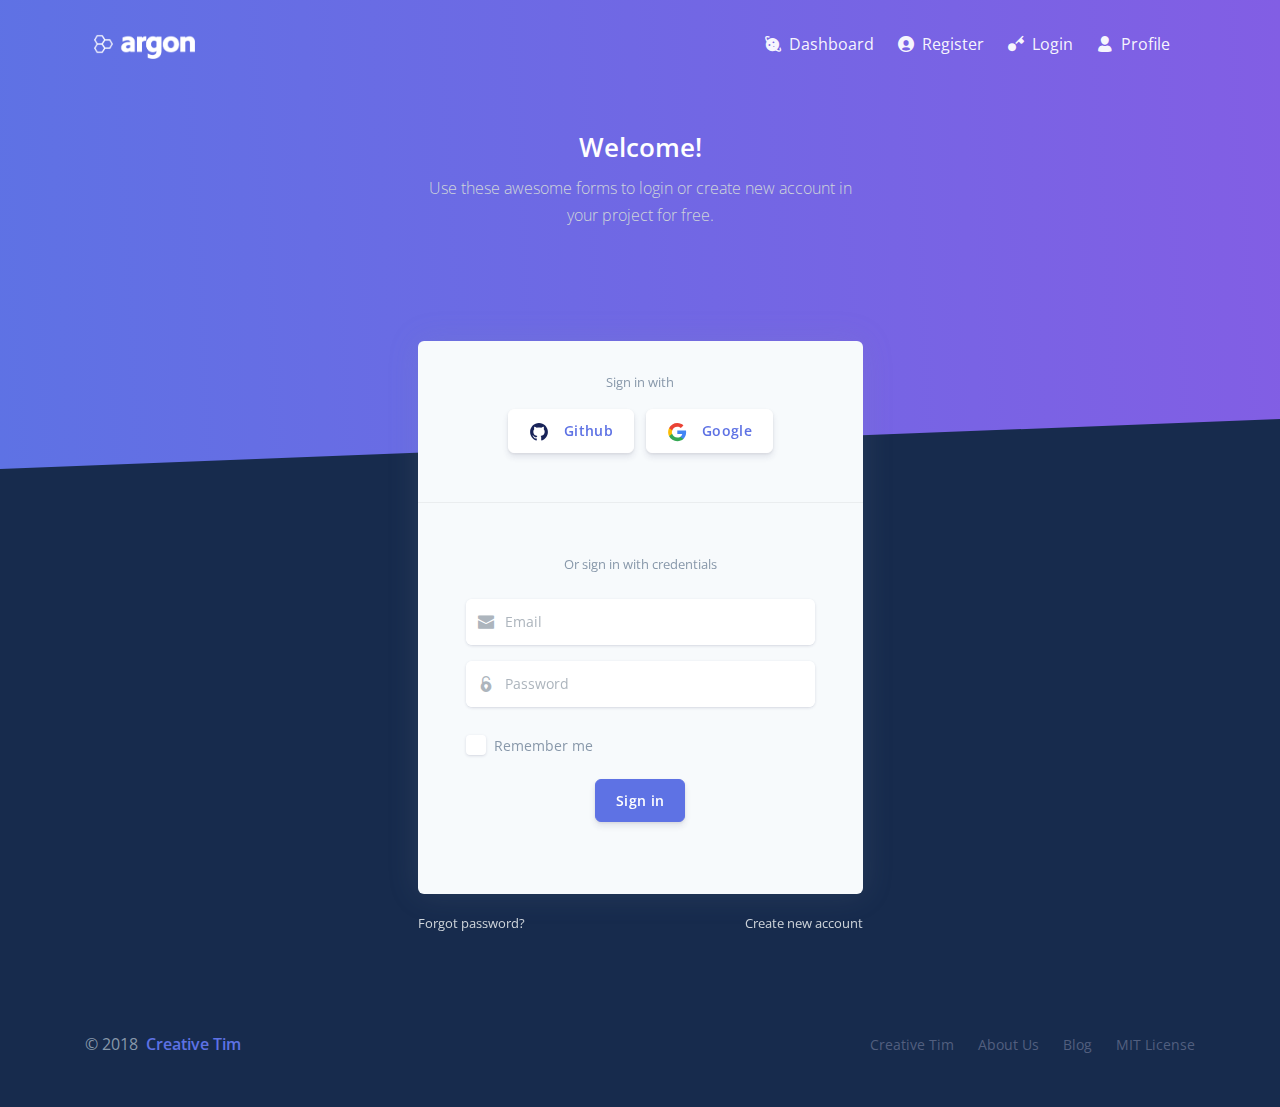
<file: examples/login.html>
<!DOCTYPE html>
<html>

<head>
  <meta charset="utf-8">
  <meta name="viewport" content="width=device-width, initial-scale=1, shrink-to-fit=no">
  <meta name="description" content="Start your development with a Dashboard for Bootstrap 4.">
  <meta name="author" content="Creative Tim">
  <title>Argon Dashboard - Free Dashboard for Bootstrap 4</title>
  <!-- Favicon -->
  <link href="../assets/img/brand/favicon.png" rel="icon" type="image/png">
  <!-- Fonts -->
  <link href="https://fonts.googleapis.com/css?family=Open+Sans:300,400,600,700" rel="stylesheet">
  <!-- Icons -->
  <link href="../assets/vendor/nucleo/css/nucleo.css" rel="stylesheet">
  <link href="../assets/vendor/@fortawesome/fontawesome-free/css/all.min.css" rel="stylesheet">
  <!-- Argon CSS -->
  <link type="text/css" href="../assets/css/argon.css?v=1.0.0" rel="stylesheet">
</head>

<body class="bg-default">
  <div class="main-content">
    <!-- Navbar -->
    <nav class="navbar navbar-top navbar-horizontal navbar-expand-md navbar-dark">
      <div class="container px-4">
        <a class="navbar-brand" href="../index.html">
          <img src="../assets/img/brand/white.png" />
        </a>
        <button class="navbar-toggler" type="button" data-toggle="collapse" data-target="#navbar-collapse-main" aria-controls="navbarSupportedContent" aria-expanded="false" aria-label="Toggle navigation">
          <span class="navbar-toggler-icon"></span>
        </button>
        <div class="collapse navbar-collapse" id="navbar-collapse-main">
          <!-- Collapse header -->
          <div class="navbar-collapse-header d-md-none">
            <div class="row">
              <div class="col-6 collapse-brand">
                <a href="../index.html">
                  <img src="../assets/img/brand/blue.png">
                </a>
              </div>
              <div class="col-6 collapse-close">
                <button type="button" class="navbar-toggler" data-toggle="collapse" data-target="#navbar-collapse-main" aria-controls="sidenav-main" aria-expanded="false" aria-label="Toggle sidenav">
                  <span></span>
                  <span></span>
                </button>
              </div>
            </div>
          </div>
          <!-- Navbar items -->
          <ul class="navbar-nav ml-auto">
            <li class="nav-item">
              <a class="nav-link nav-link-icon" href="../index.html">
                <i class="ni ni-planet"></i>
                <span class="nav-link-inner--text">Dashboard</span>
              </a>
            </li>
            <li class="nav-item">
              <a class="nav-link nav-link-icon" href="../examples/register.html">
                <i class="ni ni-circle-08"></i>
                <span class="nav-link-inner--text">Register</span>
              </a>
            </li>
            <li class="nav-item">
              <a class="nav-link nav-link-icon" href="../examples/login.html">
                <i class="ni ni-key-25"></i>
                <span class="nav-link-inner--text">Login</span>
              </a>
            </li>
            <li class="nav-item">
              <a class="nav-link nav-link-icon" href="../examples/profile.html">
                <i class="ni ni-single-02"></i>
                <span class="nav-link-inner--text">Profile</span>
              </a>
            </li>
          </ul>
        </div>
      </div>
    </nav>
    <!-- Header -->
    <div class="header bg-gradient-primary py-7 py-lg-8">
      <div class="container">
        <div class="header-body text-center mb-7">
          <div class="row justify-content-center">
            <div class="col-lg-5 col-md-6">
              <h1 class="text-white">Welcome!</h1>
              <p class="text-lead text-light">Use these awesome forms to login or create new account in your project for free.</p>
            </div>
          </div>
        </div>
      </div>
      <div class="separator separator-bottom separator-skew zindex-100">
        <svg x="0" y="0" viewBox="0 0 2560 100" preserveAspectRatio="none" version="1.1" xmlns="http://www.w3.org/2000/svg">
          <polygon class="fill-default" points="2560 0 2560 100 0 100"></polygon>
        </svg>
      </div>
    </div>
    <!-- Page content -->
    <div class="container mt--8 pb-5">
      <div class="row justify-content-center">
        <div class="col-lg-5 col-md-7">
          <div class="card bg-secondary shadow border-0">
            <div class="card-header bg-transparent pb-5">
              <div class="text-muted text-center mt-2 mb-3"><small>Sign in with</small></div>
              <div class="btn-wrapper text-center">
                <a href="#" class="btn btn-neutral btn-icon">
                  <span class="btn-inner--icon"><img src="../assets/img/icons/common/github.svg"></span>
                  <span class="btn-inner--text">Github</span>
                </a>
                <a href="#" class="btn btn-neutral btn-icon">
                  <span class="btn-inner--icon"><img src="../assets/img/icons/common/google.svg"></span>
                  <span class="btn-inner--text">Google</span>
                </a>
              </div>
            </div>
            <div class="card-body px-lg-5 py-lg-5">
              <div class="text-center text-muted mb-4">
                <small>Or sign in with credentials</small>
              </div>
              <form role="form">
                <div class="form-group mb-3">
                  <div class="input-group input-group-alternative">
                    <div class="input-group-prepend">
                      <span class="input-group-text"><i class="ni ni-email-83"></i></span>
                    </div>
                    <input class="form-control" placeholder="Email" type="email">
                  </div>
                </div>
                <div class="form-group">
                  <div class="input-group input-group-alternative">
                    <div class="input-group-prepend">
                      <span class="input-group-text"><i class="ni ni-lock-circle-open"></i></span>
                    </div>
                    <input class="form-control" placeholder="Password" type="password">
                  </div>
                </div>
                <div class="custom-control custom-control-alternative custom-checkbox">
                  <input class="custom-control-input" id=" customCheckLogin" type="checkbox">
                  <label class="custom-control-label" for=" customCheckLogin">
                    <span class="text-muted">Remember me</span>
                  </label>
                </div>
                <div class="text-center">
                  <button type="button" class="btn btn-primary my-4">Sign in</button>
                </div>
              </form>
            </div>
          </div>
          <div class="row mt-3">
            <div class="col-6">
              <a href="#" class="text-light"><small>Forgot password?</small></a>
            </div>
            <div class="col-6 text-right">
              <a href="#" class="text-light"><small>Create new account</small></a>
            </div>
          </div>
        </div>
      </div>
    </div>
  </div>
  <!-- Footer -->
  <footer class="py-5">
    <div class="container">
      <div class="row align-items-center justify-content-xl-between">
        <div class="col-xl-6">
          <div class="copyright text-center text-xl-left text-muted">
            &copy; 2018 <a href="https://www.creative-tim.com" class="font-weight-bold ml-1" target="_blank">Creative Tim</a>
          </div>
        </div>
        <div class="col-xl-6">
          <ul class="nav nav-footer justify-content-center justify-content-xl-end">
            <li class="nav-item">
              <a href="https://www.creative-tim.com" class="nav-link" target="_blank">Creative Tim</a>
            </li>
            <li class="nav-item">
              <a href="https://www.creative-tim.com/presentation" class="nav-link" target="_blank">About Us</a>
            </li>
            <li class="nav-item">
              <a href="http://blog.creative-tim.com" class="nav-link" target="_blank">Blog</a>
            </li>
            <li class="nav-item">
              <a href="https://github.com/creativetimofficial/argon-dashboard/blob/master/LICENSE.md" class="nav-link" target="_blank">MIT License</a>
            </li>
          </ul>
        </div>
      </div>
    </div>
  </footer>
  <!-- Argon Scripts -->
  <!-- Core -->
  <script src="../assets/vendor/jquery/dist/jquery.min.js"></script>
  <script src="../assets/vendor/bootstrap/dist/js/bootstrap.bundle.min.js"></script>
  <!-- Argon JS -->
  <script src="../assets/js/argon.js?v=1.0.0"></script>
</body>

</html>
</file>
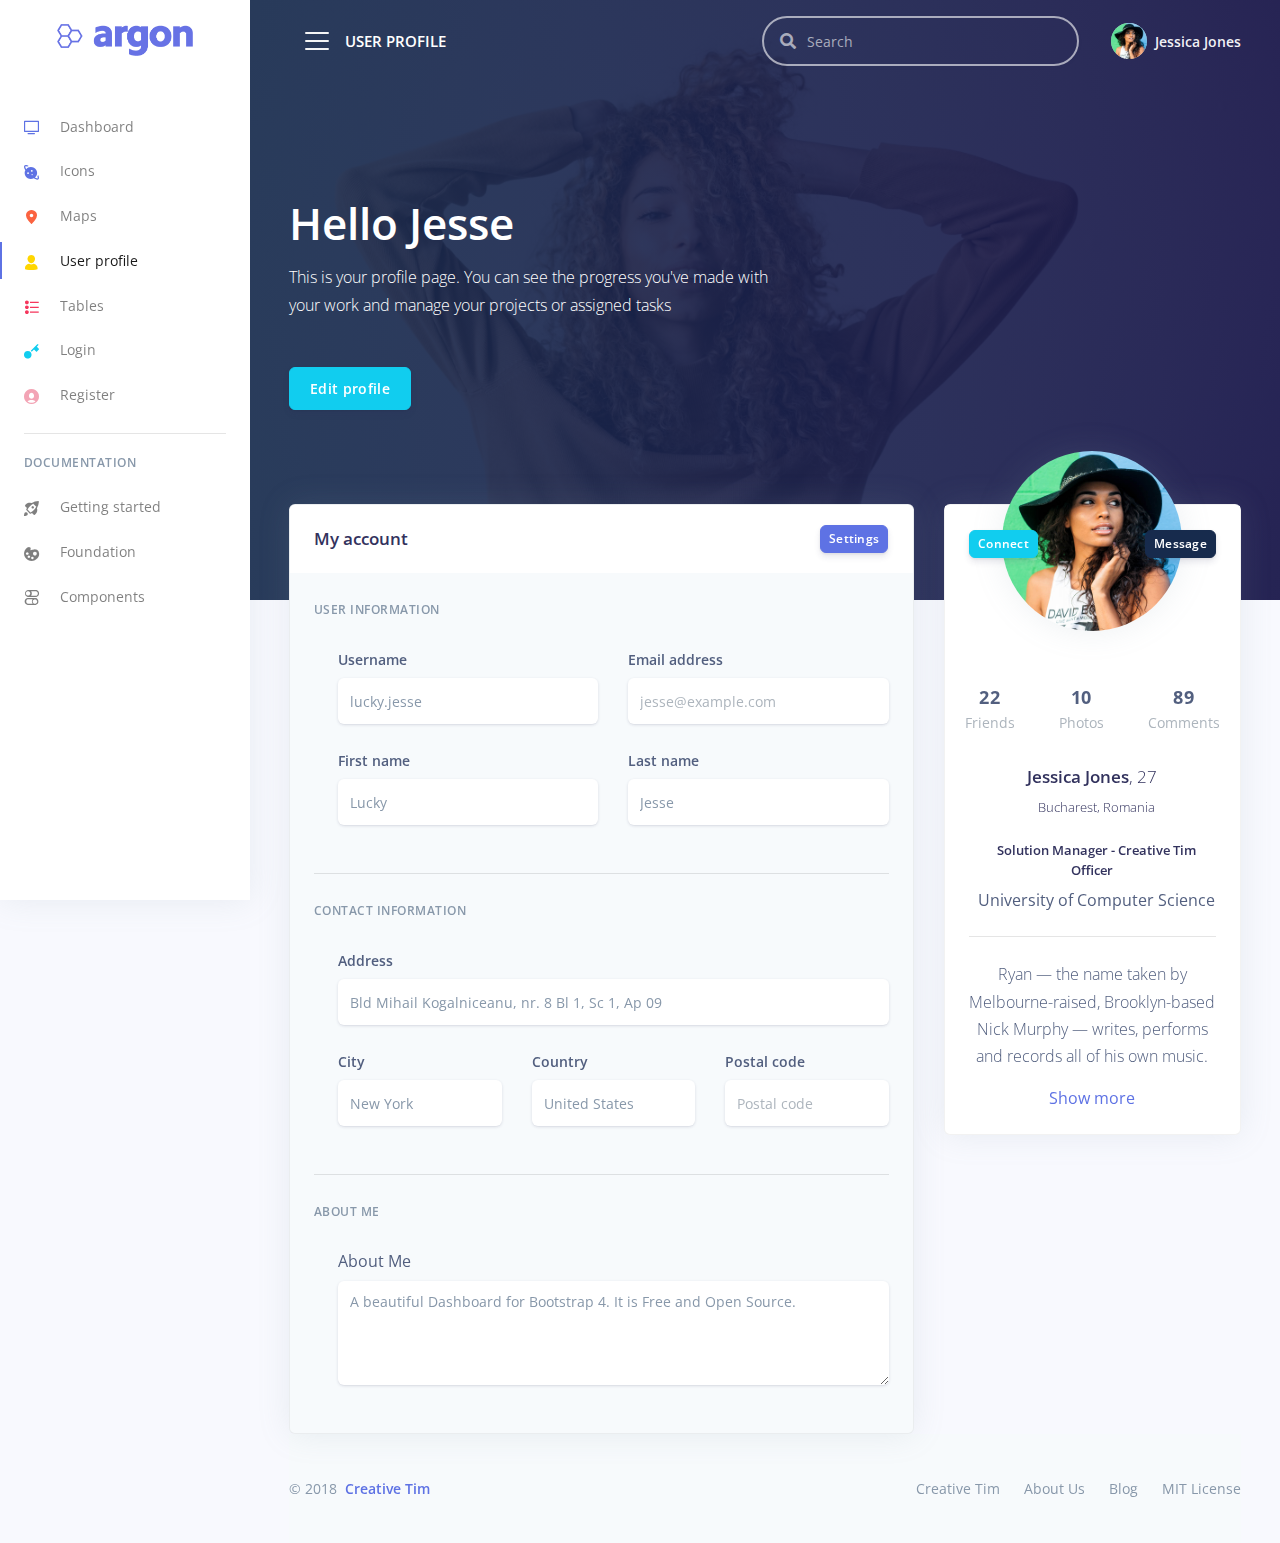
<file: examples/profile.html>
<!DOCTYPE html>
<html>

<head>
  <meta charset="utf-8">
  <meta name="viewport" content="width=device-width, initial-scale=1, shrink-to-fit=no">
  <meta name="description" content="Start your development with a Dashboard for Bootstrap 4.">
  <meta name="author" content="Creative Tim">
  <title>Argon Dashboard - Free Dashboard for Bootstrap 4</title>
  <!-- Favicon -->
  <link href="../assets/img/brand/favicon.png" rel="icon" type="image/png">
  <!-- Fonts -->
  <link href="https://fonts.googleapis.com/css?family=Open+Sans:300,400,600,700" rel="stylesheet">
  <!-- Icons -->
  <link href="../assets/vendor/nucleo/css/nucleo.css" rel="stylesheet">
  <link href="../assets/vendor/@fortawesome/fontawesome-free/css/all.min.css" rel="stylesheet">
  <!-- Argon CSS -->
  <link type="text/css" href="../assets/css/argon.css?v=1.0.0" rel="stylesheet">
</head>

<body>
  <!-- Sidenav -->
  <nav class="navbar navbar-vertical fixed-left navbar-expand-md navbar-light bg-white" id="sidenav-main">
    <div class="container-fluid">
      <!-- Toggler for mobile view -->
      <button class="navbar-toggler" type="button" data-toggle="collapse" data-target="#sidenav-collapse-main" aria-controls="sidenav-main" aria-expanded="false" aria-label="Toggle navigation">
        <span class="navbar-toggler-icon"></span>
      </button>
      
      
      <!-- Brand -->
      <a class="navbar-brand pt-0" href="../index.html">
        <img src="../assets/img/brand/blue.png" class="navbar-brand-img" alt="...">
      </a>
      <!-- User -->
      <ul class="nav align-items-center d-md-none">
        <li class="nav-item dropdown">
          <a class="nav-link nav-link-icon" href="#" role="button" data-toggle="dropdown" aria-haspopup="true" aria-expanded="false">
            <i class="ni ni-bell-55"></i>
          </a>
          <div class="dropdown-menu dropdown-menu-arrow dropdown-menu-right" aria-labelledby="navbar-default_dropdown_1">
            <a class="dropdown-item" href="#">Action</a>
            <a class="dropdown-item" href="#">Another action</a>
            <div class="dropdown-divider"></div>
            <a class="dropdown-item" href="#">Something else here</a>
          </div>
        </li>
        <li class="nav-item dropdown">
          <a class="nav-link" href="#" role="button" data-toggle="dropdown" aria-haspopup="true" aria-expanded="false">
            <div class="media align-items-center">
              <span class="avatar avatar-sm rounded-circle">
                <img alt="Image placeholder" src="../assets/img/theme/team-1-800x800.jpg">
              </span>
            </div>
          </a>
          <div class="dropdown-menu dropdown-menu-arrow dropdown-menu-right">
            <div class=" dropdown-header noti-title">
              <h6 class="text-overflow m-0">Welcome!</h6>
            </div>
            <a href="../examples/profile.html" class="dropdown-item">
              <i class="ni ni-single-02"></i>
              <span>My profile</span>
            </a>
            <a href="../examples/profile.html" class="dropdown-item">
              <i class="ni ni-settings-gear-65"></i>
              <span>Settings</span>
            </a>
            <a href="../examples/profile.html" class="dropdown-item">
              <i class="ni ni-calendar-grid-58"></i>
              <span>Activity</span>
            </a>
            <a href="../examples/profile.html" class="dropdown-item">
              <i class="ni ni-support-16"></i>
              <span>Support</span>
            </a>
            <div class="dropdown-divider"></div>
            <a href="#!" class="dropdown-item">
              <i class="ni ni-user-run"></i>
              <span>Logout</span>
            </a>
          </div>
        </li>
      </ul>
      <!-- Collapse -->
      <div class="collapse navbar-collapse" id="sidenav-collapse-main">
        <!-- Collapse header -->
        <div class="navbar-collapse-header d-md-none">
          <div class="row">
            <div class="col-6 collapse-brand">
              <a href="../index.html">
                <img src="../assets/img/brand/blue.png">
              </a>
            </div>
            <div class="col-6 collapse-close">
              <button type="button" class="navbar-toggler" data-toggle="collapse" data-target="#sidenav-collapse-main" aria-controls="sidenav-main" aria-expanded="false" aria-label="Toggle sidenav">
                <span></span>
                <span></span>
              </button>
            </div>
          </div>
        </div>
        <!-- Form -->
        <form class="mt-4 mb-3 d-md-none">
          <div class="input-group input-group-rounded input-group-merge">
            <input type="search" class="form-control form-control-rounded form-control-prepended" placeholder="Search" aria-label="Search">
            <div class="input-group-prepend">
              <div class="input-group-text">
                <span class="fa fa-search"></span>
              </div>
            </div>
          </div>
        </form>
        <!-- Navigation -->
        <ul class="navbar-nav">
          <li class="nav-item">
            <a class="nav-link" href="../index.html">
              <i class="ni ni-tv-2 text-primary"></i> Dashboard
            </a>
          </li>
          <li class="nav-item">
            <a class="nav-link" href="../examples/icons.html">
              <i class="ni ni-planet text-blue"></i> Icons
            </a>
          </li>
          <li class="nav-item">
            <a class="nav-link" href="../examples/maps.html">
              <i class="ni ni-pin-3 text-orange"></i> Maps
            </a>
          </li>
          <li class="nav-item">
            <a class="nav-link active" href="../examples/profile.html">
              <i class="ni ni-single-02 text-yellow"></i> User profile
            </a>
          </li>
          <li class="nav-item">
            <a class="nav-link" href="../examples/tables.html">
              <i class="ni ni-bullet-list-67 text-red"></i> Tables
            </a>
          </li>
          <li class="nav-item">
            <a class="nav-link" href="../examples/login.html">
              <i class="ni ni-key-25 text-info"></i> Login
            </a>
          </li>
          <li class="nav-item">
            <a class="nav-link" href="../examples/register.html">
              <i class="ni ni-circle-08 text-pink"></i> Register
            </a>
          </li>
        </ul>
        <!-- Divider -->
        <hr class="my-3">
        <!-- Heading -->
        <h6 class="navbar-heading text-muted">Documentation</h6>
        <!-- Navigation -->
        <ul class="navbar-nav mb-md-3">
          <li class="nav-item">
            <a class="nav-link" href="https://demos.creative-tim.com/argon-dashboard/docs/getting-started/overview.html">
              <i class="ni ni-spaceship"></i> Getting started
            </a>
          </li>
          <li class="nav-item">
            <a class="nav-link" href="https://demos.creative-tim.com/argon-dashboard/docs/foundation/colors.html">
              <i class="ni ni-palette"></i> Foundation
            </a>
          </li>
          <li class="nav-item">
            <a class="nav-link" href="https://demos.creative-tim.com/argon-dashboard/docs/components/alerts.html">
              <i class="ni ni-ui-04"></i> Components
            </a>
          </li>
        </ul>
      </div>
    </div>
  </nav>
  <!-- Main content -->
  <div class="main-content">
    <!-- Top navbar -->
    <nav class="navbar navbar-top navbar-expand-md navbar-dark" id="navbar-main">
      <div class="container-fluid">

        <!-- Toggler for PC view -->
        <button class="navbar-toggler-2" type="button" data-toggle="collapse" data-target="#sidenav-collapse-main" aria-controls="sidenav-main" aria-expanded="false" aria-label="Toggle navigation">
          <span class="navbar-toggler-icon"></span>
        </button>

        <!-- Brand -->
        <a class="h4 mb-0 text-white text-uppercase d-none d-lg-inline-block" href="../index.html">User profile</a>
        <!-- Form -->
        <form class="navbar-search navbar-search-dark form-inline mr-3 d-none d-md-flex ml-lg-auto">
          <div class="form-group mb-0">
            <div class="input-group input-group-alternative">
              <div class="input-group-prepend">
                <span class="input-group-text"><i class="fas fa-search"></i></span>
              </div>
              <input class="form-control" placeholder="Search" type="text">
            </div>
          </div>
        </form>
        <!-- User -->
        <ul class="navbar-nav align-items-center d-none d-md-flex">
          <li class="nav-item dropdown">
            <a class="nav-link pr-0" href="#" role="button" data-toggle="dropdown" aria-haspopup="true" aria-expanded="false">
              <div class="media align-items-center">
                <span class="avatar avatar-sm rounded-circle">
                  <img alt="Image placeholder" src="../assets/img/theme/team-4-800x800.jpg">
                </span>
                <div class="media-body ml-2 d-none d-lg-block">
                  <span class="mb-0 text-sm  font-weight-bold">Jessica Jones</span>
                </div>
              </div>
            </a>
            <div class="dropdown-menu dropdown-menu-arrow dropdown-menu-right">
              <div class=" dropdown-header noti-title">
                <h6 class="text-overflow m-0">Welcome!</h6>
              </div>
              <a href="../examples/profile.html" class="dropdown-item">
                <i class="ni ni-single-02"></i>
                <span>My profile</span>
              </a>
              <a href="../examples/profile.html" class="dropdown-item">
                <i class="ni ni-settings-gear-65"></i>
                <span>Settings</span>
              </a>
              <a href="../examples/profile.html" class="dropdown-item">
                <i class="ni ni-calendar-grid-58"></i>
                <span>Activity</span>
              </a>
              <a href="../examples/profile.html" class="dropdown-item">
                <i class="ni ni-support-16"></i>
                <span>Support</span>
              </a>
              <div class="dropdown-divider"></div>
              <a href="#!" class="dropdown-item">
                <i class="ni ni-user-run"></i>
                <span>Logout</span>
              </a>
            </div>
          </li>
        </ul>
      </div>
    </nav>
    <!-- Header -->
    <div class="header pb-8 pt-5 pt-lg-8 d-flex align-items-center" style="min-height: 600px; background-image: url(../assets/img/theme/profile-cover.jpg); background-size: cover; background-position: center top;">
      <!-- Mask -->
      <span class="mask bg-gradient-default opacity-8"></span>
      <!-- Header container -->
      <div class="container-fluid d-flex align-items-center">
        <div class="row">
          <div class="col-lg-7 col-md-10">
            <h1 class="display-2 text-white">Hello Jesse</h1>
            <p class="text-white mt-0 mb-5">This is your profile page. You can see the progress you've made with your work and manage your projects or assigned tasks</p>
            <a href="#!" class="btn btn-info">Edit profile</a>
          </div>
        </div>
      </div>
    </div>
    <!-- Page content -->
    <div class="container-fluid mt--7">
      <div class="row">
        <div class="col-xl-4 order-xl-2 mb-5 mb-xl-0">
          <div class="card card-profile shadow">
            <div class="row justify-content-center">
              <div class="col-lg-3 order-lg-2">
                <div class="card-profile-image">
                  <a href="#">
                    <img src="../assets/img/theme/team-4-800x800.jpg" class="rounded-circle">
                  </a>
                </div>
              </div>
            </div>
            <div class="card-header text-center border-0 pt-8 pt-md-4 pb-0 pb-md-4">
              <div class="d-flex justify-content-between">
                <a href="#" class="btn btn-sm btn-info mr-4">Connect</a>
                <a href="#" class="btn btn-sm btn-default float-right">Message</a>
              </div>
            </div>
            <div class="card-body pt-0 pt-md-4">
              <div class="row">
                <div class="col">
                  <div class="card-profile-stats d-flex justify-content-center mt-md-5">
                    <div>
                      <span class="heading">22</span>
                      <span class="description">Friends</span>
                    </div>
                    <div>
                      <span class="heading">10</span>
                      <span class="description">Photos</span>
                    </div>
                    <div>
                      <span class="heading">89</span>
                      <span class="description">Comments</span>
                    </div>
                  </div>
                </div>
              </div>
              <div class="text-center">
                <h3>
                  Jessica Jones<span class="font-weight-light">, 27</span>
                </h3>
                <div class="h5 font-weight-300">
                  <i class="ni location_pin mr-2"></i>Bucharest, Romania
                </div>
                <div class="h5 mt-4">
                  <i class="ni business_briefcase-24 mr-2"></i>Solution Manager - Creative Tim Officer
                </div>
                <div>
                  <i class="ni education_hat mr-2"></i>University of Computer Science
                </div>
                <hr class="my-4" />
                <p>Ryan — the name taken by Melbourne-raised, Brooklyn-based Nick Murphy — writes, performs and records all of his own music.</p>
                <a href="#">Show more</a>
              </div>
            </div>
          </div>
        </div>
        <div class="col-xl-8 order-xl-1">
          <div class="card bg-secondary shadow">
            <div class="card-header bg-white border-0">
              <div class="row align-items-center">
                <div class="col-8">
                  <h3 class="mb-0">My account</h3>
                </div>
                <div class="col-4 text-right">
                  <a href="#!" class="btn btn-sm btn-primary">Settings</a>
                </div>
              </div>
            </div>
            <div class="card-body">
              <form>
                <h6 class="heading-small text-muted mb-4">User information</h6>
                <div class="pl-lg-4">
                  <div class="row">
                    <div class="col-lg-6">
                      <div class="form-group">
                        <label class="form-control-label" for="input-username">Username</label>
                        <input type="text" id="input-username" class="form-control form-control-alternative" placeholder="Username" value="lucky.jesse">
                      </div>
                    </div>
                    <div class="col-lg-6">
                      <div class="form-group">
                        <label class="form-control-label" for="input-email">Email address</label>
                        <input type="email" id="input-email" class="form-control form-control-alternative" placeholder="jesse@example.com">
                      </div>
                    </div>
                  </div>
                  <div class="row">
                    <div class="col-lg-6">
                      <div class="form-group">
                        <label class="form-control-label" for="input-first-name">First name</label>
                        <input type="text" id="input-first-name" class="form-control form-control-alternative" placeholder="First name" value="Lucky">
                      </div>
                    </div>
                    <div class="col-lg-6">
                      <div class="form-group">
                        <label class="form-control-label" for="input-last-name">Last name</label>
                        <input type="text" id="input-last-name" class="form-control form-control-alternative" placeholder="Last name" value="Jesse">
                      </div>
                    </div>
                  </div>
                </div>
                <hr class="my-4" />
                <!-- Address -->
                <h6 class="heading-small text-muted mb-4">Contact information</h6>
                <div class="pl-lg-4">
                  <div class="row">
                    <div class="col-md-12">
                      <div class="form-group">
                        <label class="form-control-label" for="input-address">Address</label>
                        <input id="input-address" class="form-control form-control-alternative" placeholder="Home Address" value="Bld Mihail Kogalniceanu, nr. 8 Bl 1, Sc 1, Ap 09" type="text">
                      </div>
                    </div>
                  </div>
                  <div class="row">
                    <div class="col-lg-4">
                      <div class="form-group">
                        <label class="form-control-label" for="input-city">City</label>
                        <input type="text" id="input-city" class="form-control form-control-alternative" placeholder="City" value="New York">
                      </div>
                    </div>
                    <div class="col-lg-4">
                      <div class="form-group">
                        <label class="form-control-label" for="input-country">Country</label>
                        <input type="text" id="input-country" class="form-control form-control-alternative" placeholder="Country" value="United States">
                      </div>
                    </div>
                    <div class="col-lg-4">
                      <div class="form-group">
                        <label class="form-control-label" for="input-country">Postal code</label>
                        <input type="number" id="input-postal-code" class="form-control form-control-alternative" placeholder="Postal code">
                      </div>
                    </div>
                  </div>
                </div>
                <hr class="my-4" />
                <!-- Description -->
                <h6 class="heading-small text-muted mb-4">About me</h6>
                <div class="pl-lg-4">
                  <div class="form-group">
                    <label>About Me</label>
                    <textarea rows="4" class="form-control form-control-alternative" placeholder="A few words about you ...">A beautiful Dashboard for Bootstrap 4. It is Free and Open Source.</textarea>
                  </div>
                </div>
              </form>
            </div>
          </div>
        </div>
      </div>
      <!-- Footer -->
      <footer class="footer">
        <div class="row align-items-center justify-content-xl-between">
          <div class="col-xl-6">
            <div class="copyright text-center text-xl-left text-muted">
              &copy; 2018 <a href="https://www.creative-tim.com" class="font-weight-bold ml-1" target="_blank">Creative Tim</a>
            </div>
          </div>
          <div class="col-xl-6">
            <ul class="nav nav-footer justify-content-center justify-content-xl-end">
              <li class="nav-item">
                <a href="https://www.creative-tim.com" class="nav-link" target="_blank">Creative Tim</a>
              </li>
              <li class="nav-item">
                <a href="https://www.creative-tim.com/presentation" class="nav-link" target="_blank">About Us</a>
              </li>
              <li class="nav-item">
                <a href="http://blog.creative-tim.com" class="nav-link" target="_blank">Blog</a>
              </li>
              <li class="nav-item">
                <a href="https://github.com/creativetimofficial/argon-dashboard/blob/master/LICENSE.md" class="nav-link" target="_blank">MIT License</a>
              </li>
            </ul>
          </div>
        </div>
      </footer>
    </div>
  </div>
  <!-- Argon Scripts -->
  <!-- Core -->
  <script src="../assets/vendor/jquery/dist/jquery.min.js"></script>
  <script src="../assets/vendor/bootstrap/dist/js/bootstrap.bundle.min.js"></script>
  <!-- Argon JS -->
  <script src="../assets/js/argon.js?v=1.0.0"></script>
  <script type="text/javascript">
    $(document).ready(function(){
      
      $(".navbar-toggler-2").click(function(){
        var x = document.getElementById("sidenav-main");
        if (x.style.display === "none") {
          x.style.display = "block";
        } else {
          x.style.display = "none";
        }
      });

      $(".navbar-toggler-2").click(function(){
        $(".main-content").toggleClass("slide-content");
      });

    });
  </script>
</body>

</html>
</file>
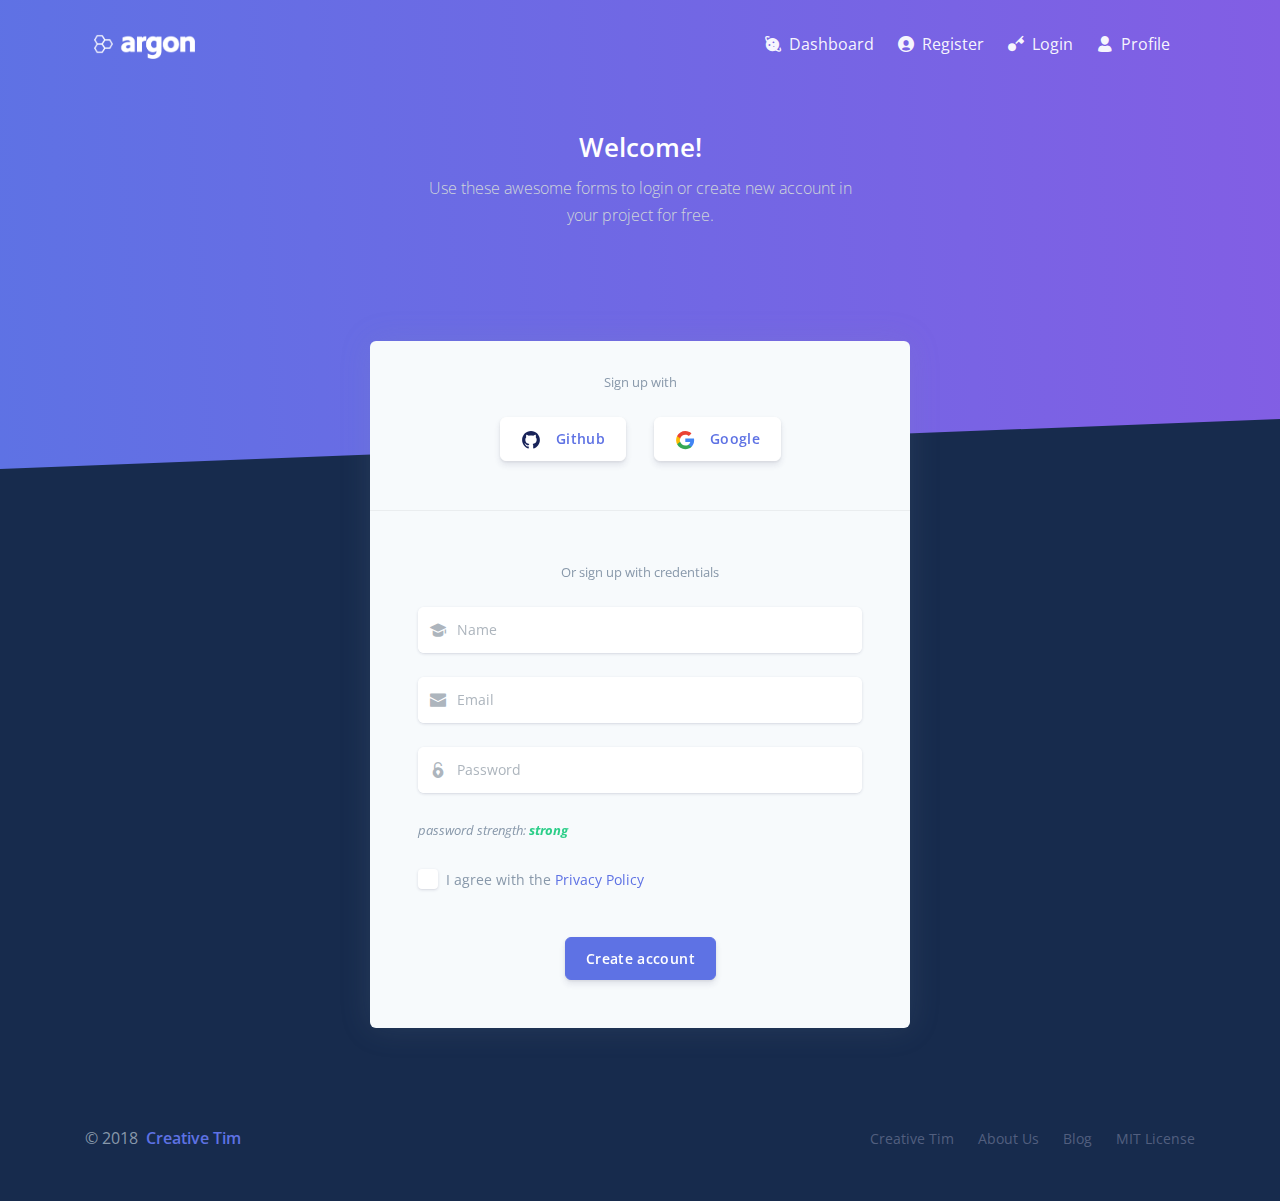
<file: examples/register.html>
<!DOCTYPE html>
<html>

<head>
  <meta charset="utf-8">
  <meta name="viewport" content="width=device-width, initial-scale=1, shrink-to-fit=no">
  <meta name="description" content="Start your development with a Dashboard for Bootstrap 4.">
  <meta name="author" content="Creative Tim">
  <title>Argon Dashboard - Free Dashboard for Bootstrap 4</title>
  <!-- Favicon -->
  <link href="../assets/img/brand/favicon.png" rel="icon" type="image/png">
  <!-- Fonts -->
  <link href="https://fonts.googleapis.com/css?family=Open+Sans:300,400,600,700" rel="stylesheet">
  <!-- Icons -->
  <link href="../assets/vendor/nucleo/css/nucleo.css" rel="stylesheet">
  <link href="../assets/vendor/@fortawesome/fontawesome-free/css/all.min.css" rel="stylesheet">
  <!-- Argon CSS -->
  <link type="text/css" href="../assets/css/argon.css?v=1.0.0" rel="stylesheet">
</head>

<body class="bg-default">
  <div class="main-content">
    <!-- Navbar -->
    <nav class="navbar navbar-top navbar-horizontal navbar-expand-md navbar-dark">
      <div class="container px-4">
        <a class="navbar-brand" href="../index.html">
          <img src="../assets/img/brand/white.png" />
        </a>
        <button class="navbar-toggler" type="button" data-toggle="collapse" data-target="#navbar-collapse-main" aria-controls="navbarSupportedContent" aria-expanded="false" aria-label="Toggle navigation">
          <span class="navbar-toggler-icon"></span>
        </button>
        <div class="collapse navbar-collapse" id="navbar-collapse-main">
          <!-- Collapse header -->
          <div class="navbar-collapse-header d-md-none">
            <div class="row">
              <div class="col-6 collapse-brand">
                <a href="../index.html">
                  <img src="../assets/img/brand/blue.png">
                </a>
              </div>
              <div class="col-6 collapse-close">
                <button type="button" class="navbar-toggler" data-toggle="collapse" data-target="#navbar-collapse-main" aria-controls="sidenav-main" aria-expanded="false" aria-label="Toggle sidenav">
                  <span></span>
                  <span></span>
                </button>
              </div>
            </div>
          </div>
          <!-- Navbar items -->
          <ul class="navbar-nav ml-auto">
            <li class="nav-item">
              <a class="nav-link nav-link-icon" href="../index.html">
                <i class="ni ni-planet"></i>
                <span class="nav-link-inner--text">Dashboard</span>
              </a>
            </li>
            <li class="nav-item">
              <a class="nav-link nav-link-icon" href="../examples/register.html">
                <i class="ni ni-circle-08"></i>
                <span class="nav-link-inner--text">Register</span>
              </a>
            </li>
            <li class="nav-item">
              <a class="nav-link nav-link-icon" href="../examples/login.html">
                <i class="ni ni-key-25"></i>
                <span class="nav-link-inner--text">Login</span>
              </a>
            </li>
            <li class="nav-item">
              <a class="nav-link nav-link-icon" href="../examples/profile.html">
                <i class="ni ni-single-02"></i>
                <span class="nav-link-inner--text">Profile</span>
              </a>
            </li>
          </ul>
        </div>
      </div>
    </nav>
    <!-- Header -->
    <div class="header bg-gradient-primary py-7 py-lg-8">
      <div class="container">
        <div class="header-body text-center mb-7">
          <div class="row justify-content-center">
            <div class="col-lg-5 col-md-6">
              <h1 class="text-white">Welcome!</h1>
              <p class="text-lead text-light">Use these awesome forms to login or create new account in your project for free.</p>
            </div>
          </div>
        </div>
      </div>
      <div class="separator separator-bottom separator-skew zindex-100">
        <svg x="0" y="0" viewBox="0 0 2560 100" preserveAspectRatio="none" version="1.1" xmlns="http://www.w3.org/2000/svg">
          <polygon class="fill-default" points="2560 0 2560 100 0 100"></polygon>
        </svg>
      </div>
    </div>
    <!-- Page content -->
    <div class="container mt--8 pb-5">
      <!-- Table -->
      <div class="row justify-content-center">
        <div class="col-lg-6 col-md-8">
          <div class="card bg-secondary shadow border-0">
            <div class="card-header bg-transparent pb-5">
              <div class="text-muted text-center mt-2 mb-4"><small>Sign up with</small></div>
              <div class="text-center">
                <a href="#" class="btn btn-neutral btn-icon mr-4">
                  <span class="btn-inner--icon"><img src="../assets/img/icons/common/github.svg"></span>
                  <span class="btn-inner--text">Github</span>
                </a>
                <a href="#" class="btn btn-neutral btn-icon">
                  <span class="btn-inner--icon"><img src="../assets/img/icons/common/google.svg"></span>
                  <span class="btn-inner--text">Google</span>
                </a>
              </div>
            </div>
            <div class="card-body px-lg-5 py-lg-5">
              <div class="text-center text-muted mb-4">
                <small>Or sign up with credentials</small>
              </div>
              <form role="form">
                <div class="form-group">
                  <div class="input-group input-group-alternative mb-3">
                    <div class="input-group-prepend">
                      <span class="input-group-text"><i class="ni ni-hat-3"></i></span>
                    </div>
                    <input class="form-control" placeholder="Name" type="text">
                  </div>
                </div>
                <div class="form-group">
                  <div class="input-group input-group-alternative mb-3">
                    <div class="input-group-prepend">
                      <span class="input-group-text"><i class="ni ni-email-83"></i></span>
                    </div>
                    <input class="form-control" placeholder="Email" type="email">
                  </div>
                </div>
                <div class="form-group">
                  <div class="input-group input-group-alternative">
                    <div class="input-group-prepend">
                      <span class="input-group-text"><i class="ni ni-lock-circle-open"></i></span>
                    </div>
                    <input class="form-control" placeholder="Password" type="password">
                  </div>
                </div>
                <div class="text-muted font-italic"><small>password strength: <span class="text-success font-weight-700">strong</span></small></div>
                <div class="row my-4">
                  <div class="col-12">
                    <div class="custom-control custom-control-alternative custom-checkbox">
                      <input class="custom-control-input" id="customCheckRegister" type="checkbox">
                      <label class="custom-control-label" for="customCheckRegister">
                        <span class="text-muted">I agree with the <a href="#!">Privacy Policy</a></span>
                      </label>
                    </div>
                  </div>
                </div>
                <div class="text-center">
                  <button type="button" class="btn btn-primary mt-4">Create account</button>
                </div>
              </form>
            </div>
          </div>
        </div>
      </div>
    </div>
  </div>
  <!-- Footer -->
  <footer class="py-5">
    <div class="container">
      <div class="row align-items-center justify-content-xl-between">
        <div class="col-xl-6">
          <div class="copyright text-center text-xl-left text-muted">
            &copy; 2018 <a href="https://www.creative-tim.com" class="font-weight-bold ml-1" target="_blank">Creative Tim</a>
          </div>
        </div>
        <div class="col-xl-6">
          <ul class="nav nav-footer justify-content-center justify-content-xl-end">
            <li class="nav-item">
              <a href="https://www.creative-tim.com" class="nav-link" target="_blank">Creative Tim</a>
            </li>
            <li class="nav-item">
              <a href="https://www.creative-tim.com/presentation" class="nav-link" target="_blank">About Us</a>
            </li>
            <li class="nav-item">
              <a href="http://blog.creative-tim.com" class="nav-link" target="_blank">Blog</a>
            </li>
            <li class="nav-item">
              <a href="https://github.com/creativetimofficial/argon-dashboard/blob/master/LICENSE.md" class="nav-link" target="_blank">MIT License</a>
            </li>
          </ul>
        </div>
      </div>
    </div>
  </footer>
  <!-- Argon Scripts -->
  <!-- Core -->
  <script src="../assets/vendor/jquery/dist/jquery.min.js"></script>
  <script src="../assets/vendor/bootstrap/dist/js/bootstrap.bundle.min.js"></script>
  <!-- Argon JS -->
  <script src="../assets/js/argon.js?v=1.0.0"></script>
</body>

</html>
</file>
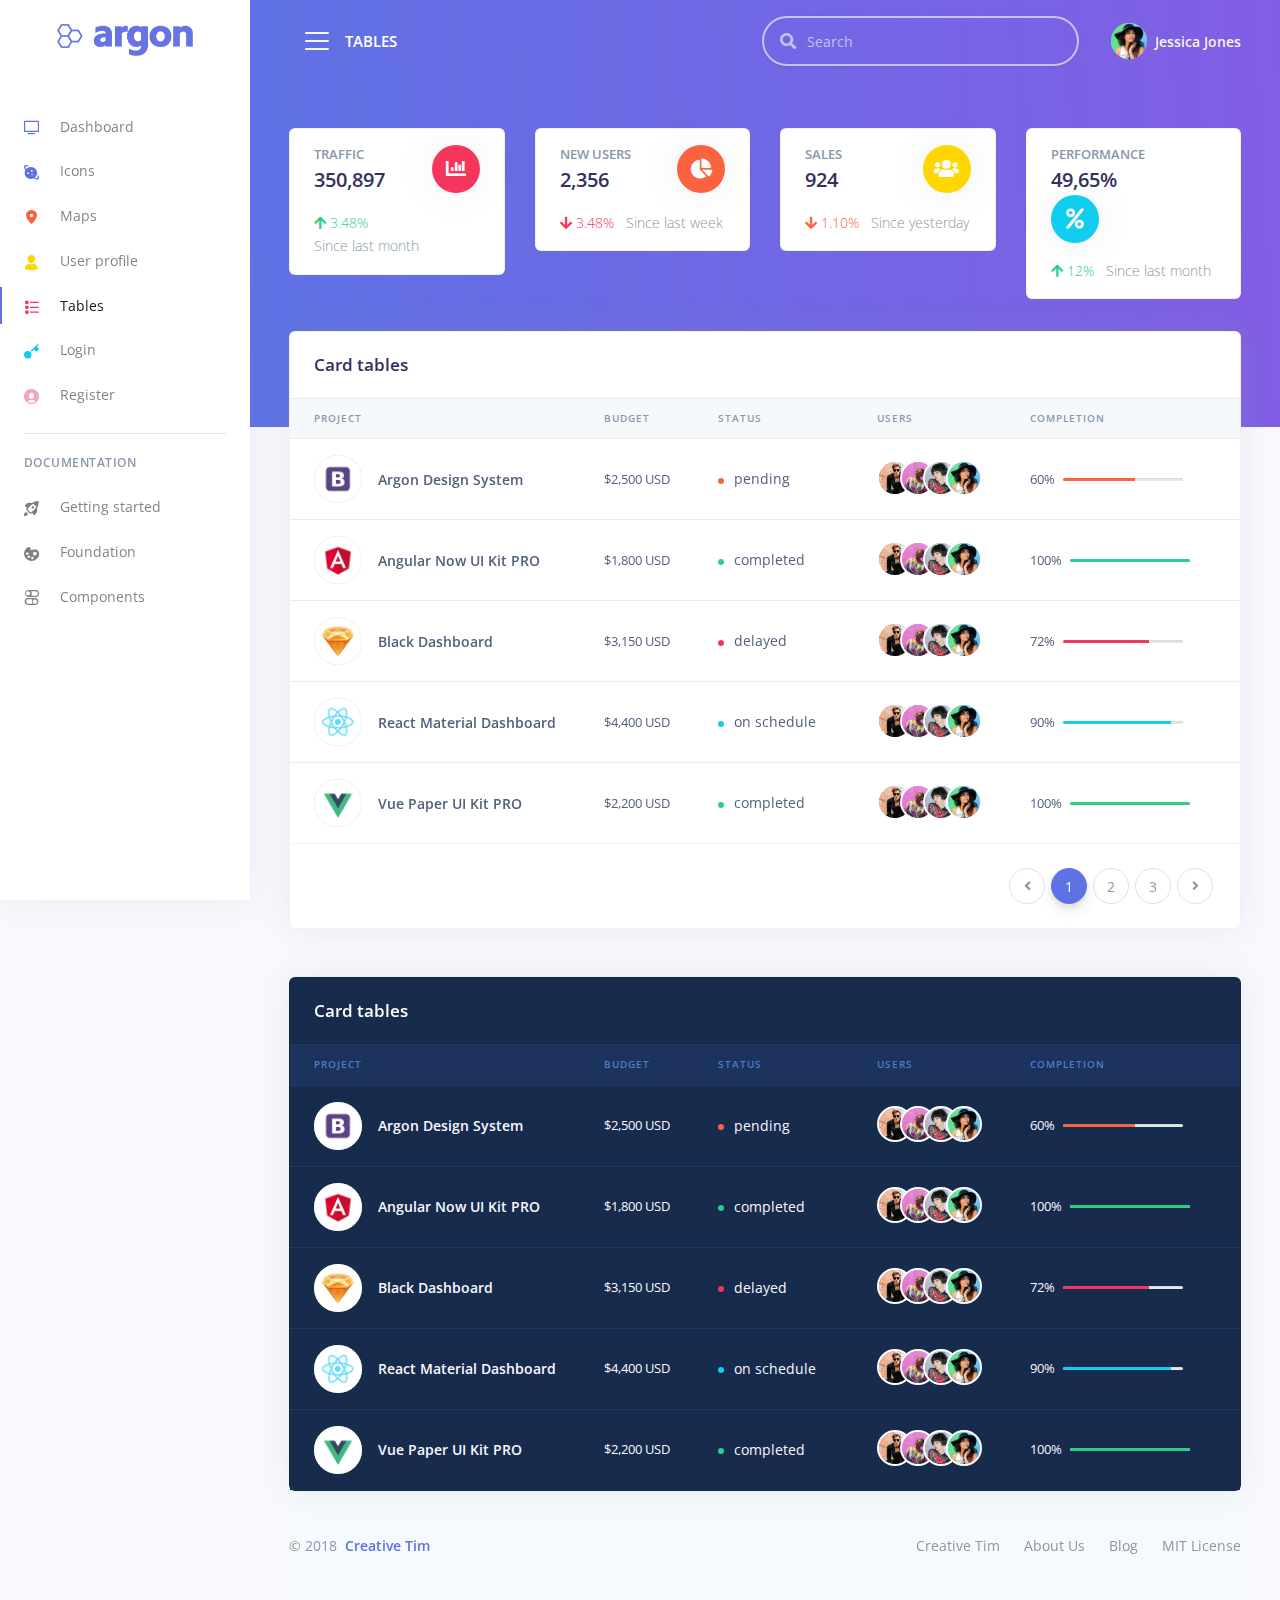
<file: examples/tables.html>
<!DOCTYPE html>
<html>

<head>
  <meta charset="utf-8">
  <meta name="viewport" content="width=device-width, initial-scale=1, shrink-to-fit=no">
  <meta name="description" content="Start your development with a Dashboard for Bootstrap 4.">
  <meta name="author" content="Creative Tim">
  <title>Argon Dashboard - Free Dashboard for Bootstrap 4</title>
  <!-- Favicon -->
  <link href="../assets/img/brand/favicon.png" rel="icon" type="image/png">
  <!-- Fonts -->
  <link href="https://fonts.googleapis.com/css?family=Open+Sans:300,400,600,700" rel="stylesheet">
  <!-- Icons -->
  <link href="../assets/vendor/nucleo/css/nucleo.css" rel="stylesheet">
  <link href="../assets/vendor/@fortawesome/fontawesome-free/css/all.min.css" rel="stylesheet">
  <!-- Argon CSS -->
  <link type="text/css" href="../assets/css/argon.css?v=1.0.0" rel="stylesheet">
</head>

<body>
  <!-- Sidenav -->
  <nav class="navbar navbar-vertical fixed-left navbar-expand-md navbar-light bg-white" id="sidenav-main">
    <div class="container-fluid">
      <!-- Toggler for mobile view -->
      <button class="navbar-toggler" type="button" data-toggle="collapse" data-target="#sidenav-collapse-main" aria-controls="sidenav-main" aria-expanded="false" aria-label="Toggle navigation">
        <span class="navbar-toggler-icon"></span>
      </button>
      
      
      <!-- Brand -->
      <a class="navbar-brand pt-0" href="../index.html">
        <img src="../assets/img/brand/blue.png" class="navbar-brand-img" alt="...">
      </a>
      <!-- User -->
      <ul class="nav align-items-center d-md-none">
        <li class="nav-item dropdown">
          <a class="nav-link nav-link-icon" href="#" role="button" data-toggle="dropdown" aria-haspopup="true" aria-expanded="false">
            <i class="ni ni-bell-55"></i>
          </a>
          <div class="dropdown-menu dropdown-menu-arrow dropdown-menu-right" aria-labelledby="navbar-default_dropdown_1">
            <a class="dropdown-item" href="#">Action</a>
            <a class="dropdown-item" href="#">Another action</a>
            <div class="dropdown-divider"></div>
            <a class="dropdown-item" href="#">Something else here</a>
          </div>
        </li>
        <li class="nav-item dropdown">
          <a class="nav-link" href="#" role="button" data-toggle="dropdown" aria-haspopup="true" aria-expanded="false">
            <div class="media align-items-center">
              <span class="avatar avatar-sm rounded-circle">
                <img alt="Image placeholder" src="../assets/img/theme/team-1-800x800.jpg">
              </span>
            </div>
          </a>
          <div class="dropdown-menu dropdown-menu-arrow dropdown-menu-right">
            <div class=" dropdown-header noti-title">
              <h6 class="text-overflow m-0">Welcome!</h6>
            </div>
            <a href="../examples/profile.html" class="dropdown-item">
              <i class="ni ni-single-02"></i>
              <span>My profile</span>
            </a>
            <a href="../examples/profile.html" class="dropdown-item">
              <i class="ni ni-settings-gear-65"></i>
              <span>Settings</span>
            </a>
            <a href="../examples/profile.html" class="dropdown-item">
              <i class="ni ni-calendar-grid-58"></i>
              <span>Activity</span>
            </a>
            <a href="../examples/profile.html" class="dropdown-item">
              <i class="ni ni-support-16"></i>
              <span>Support</span>
            </a>
            <div class="dropdown-divider"></div>
            <a href="#!" class="dropdown-item">
              <i class="ni ni-user-run"></i>
              <span>Logout</span>
            </a>
          </div>
        </li>
      </ul>
      <!-- Collapse -->
      <div class="collapse navbar-collapse" id="sidenav-collapse-main">
        <!-- Collapse header -->
        <div class="navbar-collapse-header d-md-none">
          <div class="row">
            <div class="col-6 collapse-brand">
              <a href="../index.html">
                <img src="../assets/img/brand/blue.png">
              </a>
            </div>
            <div class="col-6 collapse-close">
              <button type="button" class="navbar-toggler" data-toggle="collapse" data-target="#sidenav-collapse-main" aria-controls="sidenav-main" aria-expanded="false" aria-label="Toggle sidenav">
                <span></span>
                <span></span>
              </button>
            </div>
          </div>
        </div>
        <!-- Form -->
        <form class="mt-4 mb-3 d-md-none">
          <div class="input-group input-group-rounded input-group-merge">
            <input type="search" class="form-control form-control-rounded form-control-prepended" placeholder="Search" aria-label="Search">
            <div class="input-group-prepend">
              <div class="input-group-text">
                <span class="fa fa-search"></span>
              </div>
            </div>
          </div>
        </form>
        <!-- Navigation -->
        <ul class="navbar-nav">
          <li class="nav-item">
            <a class="nav-link" href="../index.html">
              <i class="ni ni-tv-2 text-primary"></i> Dashboard
            </a>
          </li>
          <li class="nav-item">
            <a class="nav-link" href="../examples/icons.html">
              <i class="ni ni-planet text-blue"></i> Icons
            </a>
          </li>
          <li class="nav-item">
            <a class="nav-link" href="../examples/maps.html">
              <i class="ni ni-pin-3 text-orange"></i> Maps
            </a>
          </li>
          <li class="nav-item">
            <a class="nav-link" href="../examples/profile.html">
              <i class="ni ni-single-02 text-yellow"></i> User profile
            </a>
          </li>
          <li class="nav-item">
            <a class="nav-link active" href="../examples/tables.html">
              <i class="ni ni-bullet-list-67 text-red"></i> Tables
            </a>
          </li>
          <li class="nav-item">
            <a class="nav-link" href="../examples/login.html">
              <i class="ni ni-key-25 text-info"></i> Login
            </a>
          </li>
          <li class="nav-item">
            <a class="nav-link" href="../examples/register.html">
              <i class="ni ni-circle-08 text-pink"></i> Register
            </a>
          </li>
        </ul>
        <!-- Divider -->
        <hr class="my-3">
        <!-- Heading -->
        <h6 class="navbar-heading text-muted">Documentation</h6>
        <!-- Navigation -->
        <ul class="navbar-nav mb-md-3">
          <li class="nav-item">
            <a class="nav-link" href="https://demos.creative-tim.com/argon-dashboard/docs/getting-started/overview.html">
              <i class="ni ni-spaceship"></i> Getting started
            </a>
          </li>
          <li class="nav-item">
            <a class="nav-link" href="https://demos.creative-tim.com/argon-dashboard/docs/foundation/colors.html">
              <i class="ni ni-palette"></i> Foundation
            </a>
          </li>
          <li class="nav-item">
            <a class="nav-link" href="https://demos.creative-tim.com/argon-dashboard/docs/components/alerts.html">
              <i class="ni ni-ui-04"></i> Components
            </a>
          </li>
        </ul>
      </div>
    </div>
  </nav>
  <!-- Main content -->
  <div class="main-content">
    <!-- Top navbar -->
    <nav class="navbar navbar-top navbar-expand-md navbar-dark" id="navbar-main">
      <div class="container-fluid">

        <!-- Toggler for PC view -->
        <button class="navbar-toggler-2" type="button" data-toggle="collapse" data-target="#sidenav-collapse-main" aria-controls="sidenav-main" aria-expanded="false" aria-label="Toggle navigation">
          <span class="navbar-toggler-icon"></span>
        </button>

        <!-- Brand -->
        <a class="h4 mb-0 text-white text-uppercase d-none d-lg-inline-block" href="../index.html">Tables</a>
        <!-- Form -->
        <form class="navbar-search navbar-search-dark form-inline mr-3 d-none d-md-flex ml-lg-auto">
          <div class="form-group mb-0">
            <div class="input-group input-group-alternative">
              <div class="input-group-prepend">
                <span class="input-group-text"><i class="fas fa-search"></i></span>
              </div>
              <input class="form-control" placeholder="Search" type="text">
            </div>
          </div>
        </form>
        <!-- User -->
        <ul class="navbar-nav align-items-center d-none d-md-flex">
          <li class="nav-item dropdown">
            <a class="nav-link pr-0" href="#" role="button" data-toggle="dropdown" aria-haspopup="true" aria-expanded="false">
              <div class="media align-items-center">
                <span class="avatar avatar-sm rounded-circle">
                  <img alt="Image placeholder" src="../assets/img/theme/team-4-800x800.jpg">
                </span>
                <div class="media-body ml-2 d-none d-lg-block">
                  <span class="mb-0 text-sm  font-weight-bold">Jessica Jones</span>
                </div>
              </div>
            </a>
            <div class="dropdown-menu dropdown-menu-arrow dropdown-menu-right">
              <div class=" dropdown-header noti-title">
                <h6 class="text-overflow m-0">Welcome!</h6>
              </div>
              <a href="../examples/profile.html" class="dropdown-item">
                <i class="ni ni-single-02"></i>
                <span>My profile</span>
              </a>
              <a href="../examples/profile.html" class="dropdown-item">
                <i class="ni ni-settings-gear-65"></i>
                <span>Settings</span>
              </a>
              <a href="../examples/profile.html" class="dropdown-item">
                <i class="ni ni-calendar-grid-58"></i>
                <span>Activity</span>
              </a>
              <a href="../examples/profile.html" class="dropdown-item">
                <i class="ni ni-support-16"></i>
                <span>Support</span>
              </a>
              <div class="dropdown-divider"></div>
              <a href="#!" class="dropdown-item">
                <i class="ni ni-user-run"></i>
                <span>Logout</span>
              </a>
            </div>
          </li>
        </ul>
      </div>
    </nav>
    <!-- Header -->
    <div class="header bg-gradient-primary pb-8 pt-5 pt-md-8">
      <div class="container-fluid">
        <div class="header-body">
          <!-- Card stats -->
          <div class="row">
            <div class="col-xl-3 col-lg-6">
              <div class="card card-stats mb-4 mb-xl-0">
                <div class="card-body">
                  <div class="row">
                    <div class="col">
                      <h5 class="card-title text-uppercase text-muted mb-0">Traffic</h5>
                      <span class="h2 font-weight-bold mb-0">350,897</span>
                    </div>
                    <div class="col-auto">
                      <div class="icon icon-shape bg-danger text-white rounded-circle shadow">
                        <i class="fas fa-chart-bar"></i>
                      </div>
                    </div>
                  </div>
                  <p class="mt-3 mb-0 text-muted text-sm">
                    <span class="text-success mr-2"><i class="fa fa-arrow-up"></i> 3.48%</span>
                    <span class="text-nowrap">Since last month</span>
                  </p>
                </div>
              </div>
            </div>
            <div class="col-xl-3 col-lg-6">
              <div class="card card-stats mb-4 mb-xl-0">
                <div class="card-body">
                  <div class="row">
                    <div class="col">
                      <h5 class="card-title text-uppercase text-muted mb-0">New users</h5>
                      <span class="h2 font-weight-bold mb-0">2,356</span>
                    </div>
                    <div class="col-auto">
                      <div class="icon icon-shape bg-warning text-white rounded-circle shadow">
                        <i class="fas fa-chart-pie"></i>
                      </div>
                    </div>
                  </div>
                  <p class="mt-3 mb-0 text-muted text-sm">
                    <span class="text-danger mr-2"><i class="fas fa-arrow-down"></i> 3.48%</span>
                    <span class="text-nowrap">Since last week</span>
                  </p>
                </div>
              </div>
            </div>
            <div class="col-xl-3 col-lg-6">
              <div class="card card-stats mb-4 mb-xl-0">
                <div class="card-body">
                  <div class="row">
                    <div class="col">
                      <h5 class="card-title text-uppercase text-muted mb-0">Sales</h5>
                      <span class="h2 font-weight-bold mb-0">924</span>
                    </div>
                    <div class="col-auto">
                      <div class="icon icon-shape bg-yellow text-white rounded-circle shadow">
                        <i class="fas fa-users"></i>
                      </div>
                    </div>
                  </div>
                  <p class="mt-3 mb-0 text-muted text-sm">
                    <span class="text-warning mr-2"><i class="fas fa-arrow-down"></i> 1.10%</span>
                    <span class="text-nowrap">Since yesterday</span>
                  </p>
                </div>
              </div>
            </div>
            <div class="col-xl-3 col-lg-6">
              <div class="card card-stats mb-4 mb-xl-0">
                <div class="card-body">
                  <div class="row">
                    <div class="col">
                      <h5 class="card-title text-uppercase text-muted mb-0">Performance</h5>
                      <span class="h2 font-weight-bold mb-0">49,65%</span>
                    </div>
                    <div class="col-auto">
                      <div class="icon icon-shape bg-info text-white rounded-circle shadow">
                        <i class="fas fa-percent"></i>
                      </div>
                    </div>
                  </div>
                  <p class="mt-3 mb-0 text-muted text-sm">
                    <span class="text-success mr-2"><i class="fas fa-arrow-up"></i> 12%</span>
                    <span class="text-nowrap">Since last month</span>
                  </p>
                </div>
              </div>
            </div>
          </div>
        </div>
      </div>
    </div>
    <!-- Page content -->
    <div class="container-fluid mt--7">
      <!-- Table -->
      <div class="row">
        <div class="col">
          <div class="card shadow">
            <div class="card-header border-0">
              <h3 class="mb-0">Card tables</h3>
            </div>
            <div class="table-responsive">
              <table class="table align-items-center table-flush">
                <thead class="thead-light">
                  <tr>
                    <th scope="col">Project</th>
                    <th scope="col">Budget</th>
                    <th scope="col">Status</th>
                    <th scope="col">Users</th>
                    <th scope="col">Completion</th>
                    <th scope="col"></th>
                  </tr>
                </thead>
                <tbody>
                  <tr>
                    <th scope="row">
                      <div class="media align-items-center">
                        <a href="#" class="avatar rounded-circle mr-3">
                          <img alt="Image placeholder" src="../assets/img/theme/bootstrap.jpg">
                        </a>
                        <div class="media-body">
                          <span class="mb-0 text-sm">Argon Design System</span>
                        </div>
                      </div>
                    </th>
                    <td>
                      $2,500 USD
                    </td>
                    <td>
                      <span class="badge badge-dot mr-4">
                        <i class="bg-warning"></i> pending
                      </span>
                    </td>
                    <td>
                      <div class="avatar-group">
                        <a href="#" class="avatar avatar-sm" data-toggle="tooltip" data-original-title="Ryan Tompson">
                          <img alt="Image placeholder" src="../assets/img/theme/team-1-800x800.jpg" class="rounded-circle">
                        </a>
                        <a href="#" class="avatar avatar-sm" data-toggle="tooltip" data-original-title="Romina Hadid">
                          <img alt="Image placeholder" src="../assets/img/theme/team-2-800x800.jpg" class="rounded-circle">
                        </a>
                        <a href="#" class="avatar avatar-sm" data-toggle="tooltip" data-original-title="Alexander Smith">
                          <img alt="Image placeholder" src="../assets/img/theme/team-3-800x800.jpg" class="rounded-circle">
                        </a>
                        <a href="#" class="avatar avatar-sm" data-toggle="tooltip" data-original-title="Jessica Doe">
                          <img alt="Image placeholder" src="../assets/img/theme/team-4-800x800.jpg" class="rounded-circle">
                        </a>
                      </div>
                    </td>
                    <td>
                      <div class="d-flex align-items-center">
                        <span class="mr-2">60%</span>
                        <div>
                          <div class="progress">
                            <div class="progress-bar bg-warning" role="progressbar" aria-valuenow="60" aria-valuemin="0" aria-valuemax="100" style="width: 60%;"></div>
                          </div>
                        </div>
                      </div>
                    </td>
                    <td class="text-right">
                      <div class="dropdown">
                        <a class="btn btn-sm btn-icon-only text-light" href="#" role="button" data-toggle="dropdown" aria-haspopup="true" aria-expanded="false">
                          <i class="fas fa-ellipsis-v"></i>
                        </a>
                        <div class="dropdown-menu dropdown-menu-right dropdown-menu-arrow">
                          <a class="dropdown-item" href="#">Action</a>
                          <a class="dropdown-item" href="#">Another action</a>
                          <a class="dropdown-item" href="#">Something else here</a>
                        </div>
                      </div>
                    </td>
                  </tr>
                  <tr>
                    <th scope="row">
                      <div class="media align-items-center">
                        <a href="#" class="avatar rounded-circle mr-3">
                          <img alt="Image placeholder" src="../assets/img/theme/angular.jpg">
                        </a>
                        <div class="media-body">
                          <span class="mb-0 text-sm">Angular Now UI Kit PRO</span>
                        </div>
                      </div>
                    </th>
                    <td>
                      $1,800 USD
                    </td>
                    <td>
                      <span class="badge badge-dot">
                        <i class="bg-success"></i> completed
                      </span>
                    </td>
                    <td>
                      <div class="avatar-group">
                        <a href="#" class="avatar avatar-sm" data-toggle="tooltip" data-original-title="Ryan Tompson">
                          <img alt="Image placeholder" src="../assets/img/theme/team-1-800x800.jpg" class="rounded-circle">
                        </a>
                        <a href="#" class="avatar avatar-sm" data-toggle="tooltip" data-original-title="Romina Hadid">
                          <img alt="Image placeholder" src="../assets/img/theme/team-2-800x800.jpg" class="rounded-circle">
                        </a>
                        <a href="#" class="avatar avatar-sm" data-toggle="tooltip" data-original-title="Alexander Smith">
                          <img alt="Image placeholder" src="../assets/img/theme/team-3-800x800.jpg" class="rounded-circle">
                        </a>
                        <a href="#" class="avatar avatar-sm" data-toggle="tooltip" data-original-title="Jessica Doe">
                          <img alt="Image placeholder" src="../assets/img/theme/team-4-800x800.jpg" class="rounded-circle">
                        </a>
                      </div>
                    </td>
                    <td>
                      <div class="d-flex align-items-center">
                        <span class="mr-2">100%</span>
                        <div>
                          <div class="progress">
                            <div class="progress-bar bg-success" role="progressbar" aria-valuenow="100" aria-valuemin="0" aria-valuemax="100" style="width: 100%;"></div>
                          </div>
                        </div>
                      </div>
                    </td>
                    <td class="text-right">
                      <div class="dropdown">
                        <a class="btn btn-sm btn-icon-only text-light" href="#" role="button" data-toggle="dropdown" aria-haspopup="true" aria-expanded="false">
                          <i class="fas fa-ellipsis-v"></i>
                        </a>
                        <div class="dropdown-menu dropdown-menu-right dropdown-menu-arrow">
                          <a class="dropdown-item" href="#">Action</a>
                          <a class="dropdown-item" href="#">Another action</a>
                          <a class="dropdown-item" href="#">Something else here</a>
                        </div>
                      </div>
                    </td>
                  </tr>
                  <tr>
                    <th scope="row">
                      <div class="media align-items-center">
                        <a href="#" class="avatar rounded-circle mr-3">
                          <img alt="Image placeholder" src="../assets/img/theme/sketch.jpg">
                        </a>
                        <div class="media-body">
                          <span class="mb-0 text-sm">Black Dashboard</span>
                        </div>
                      </div>
                    </th>
                    <td>
                      $3,150 USD
                    </td>
                    <td>
                      <span class="badge badge-dot mr-4">
                        <i class="bg-danger"></i> delayed
                      </span>
                    </td>
                    <td>
                      <div class="avatar-group">
                        <a href="#" class="avatar avatar-sm" data-toggle="tooltip" data-original-title="Ryan Tompson">
                          <img alt="Image placeholder" src="../assets/img/theme/team-1-800x800.jpg" class="rounded-circle">
                        </a>
                        <a href="#" class="avatar avatar-sm" data-toggle="tooltip" data-original-title="Romina Hadid">
                          <img alt="Image placeholder" src="../assets/img/theme/team-2-800x800.jpg" class="rounded-circle">
                        </a>
                        <a href="#" class="avatar avatar-sm" data-toggle="tooltip" data-original-title="Alexander Smith">
                          <img alt="Image placeholder" src="../assets/img/theme/team-3-800x800.jpg" class="rounded-circle">
                        </a>
                        <a href="#" class="avatar avatar-sm" data-toggle="tooltip" data-original-title="Jessica Doe">
                          <img alt="Image placeholder" src="../assets/img/theme/team-4-800x800.jpg" class="rounded-circle">
                        </a>
                      </div>
                    </td>
                    <td>
                      <div class="d-flex align-items-center">
                        <span class="mr-2">72%</span>
                        <div>
                          <div class="progress">
                            <div class="progress-bar bg-danger" role="progressbar" aria-valuenow="72" aria-valuemin="0" aria-valuemax="100" style="width: 72%;"></div>
                          </div>
                        </div>
                      </div>
                    </td>
                    <td class="text-right">
                      <div class="dropdown">
                        <a class="btn btn-sm btn-icon-only text-light" href="#" role="button" data-toggle="dropdown" aria-haspopup="true" aria-expanded="false">
                          <i class="fas fa-ellipsis-v"></i>
                        </a>
                        <div class="dropdown-menu dropdown-menu-right dropdown-menu-arrow">
                          <a class="dropdown-item" href="#">Action</a>
                          <a class="dropdown-item" href="#">Another action</a>
                          <a class="dropdown-item" href="#">Something else here</a>
                        </div>
                      </div>
                    </td>
                  </tr>
                  <tr>
                    <th scope="row">
                      <div class="media align-items-center">
                        <a href="#" class="avatar rounded-circle mr-3">
                          <img alt="Image placeholder" src="../assets/img/theme/react.jpg">
                        </a>
                        <div class="media-body">
                          <span class="mb-0 text-sm">React Material Dashboard</span>
                        </div>
                      </div>
                    </th>
                    <td>
                      $4,400 USD
                    </td>
                    <td>
                      <span class="badge badge-dot">
                        <i class="bg-info"></i> on schedule
                      </span>
                    </td>
                    <td>
                      <div class="avatar-group">
                        <a href="#" class="avatar avatar-sm" data-toggle="tooltip" data-original-title="Ryan Tompson">
                          <img alt="Image placeholder" src="../assets/img/theme/team-1-800x800.jpg" class="rounded-circle">
                        </a>
                        <a href="#" class="avatar avatar-sm" data-toggle="tooltip" data-original-title="Romina Hadid">
                          <img alt="Image placeholder" src="../assets/img/theme/team-2-800x800.jpg" class="rounded-circle">
                        </a>
                        <a href="#" class="avatar avatar-sm" data-toggle="tooltip" data-original-title="Alexander Smith">
                          <img alt="Image placeholder" src="../assets/img/theme/team-3-800x800.jpg" class="rounded-circle">
                        </a>
                        <a href="#" class="avatar avatar-sm" data-toggle="tooltip" data-original-title="Jessica Doe">
                          <img alt="Image placeholder" src="../assets/img/theme/team-4-800x800.jpg" class="rounded-circle">
                        </a>
                      </div>
                    </td>
                    <td>
                      <div class="d-flex align-items-center">
                        <span class="mr-2">90%</span>
                        <div>
                          <div class="progress">
                            <div class="progress-bar bg-info" role="progressbar" aria-valuenow="90" aria-valuemin="0" aria-valuemax="100" style="width: 90%;"></div>
                          </div>
                        </div>
                      </div>
                    </td>
                    <td class="text-right">
                      <div class="dropdown">
                        <a class="btn btn-sm btn-icon-only text-light" href="#" role="button" data-toggle="dropdown" aria-haspopup="true" aria-expanded="false">
                          <i class="fas fa-ellipsis-v"></i>
                        </a>
                        <div class="dropdown-menu dropdown-menu-right dropdown-menu-arrow">
                          <a class="dropdown-item" href="#">Action</a>
                          <a class="dropdown-item" href="#">Another action</a>
                          <a class="dropdown-item" href="#">Something else here</a>
                        </div>
                      </div>
                    </td>
                  </tr>
                  <tr>
                    <th scope="row">
                      <div class="media align-items-center">
                        <a href="#" class="avatar rounded-circle mr-3">
                          <img alt="Image placeholder" src="../assets/img/theme/vue.jpg">
                        </a>
                        <div class="media-body">
                          <span class="mb-0 text-sm">Vue Paper UI Kit PRO</span>
                        </div>
                      </div>
                    </th>
                    <td>
                      $2,200 USD
                    </td>
                    <td>
                      <span class="badge badge-dot mr-4">
                        <i class="bg-success"></i> completed
                      </span>
                    </td>
                    <td>
                      <div class="avatar-group">
                        <a href="#" class="avatar avatar-sm" data-toggle="tooltip" data-original-title="Ryan Tompson">
                          <img alt="Image placeholder" src="../assets/img/theme/team-1-800x800.jpg" class="rounded-circle">
                        </a>
                        <a href="#" class="avatar avatar-sm" data-toggle="tooltip" data-original-title="Romina Hadid">
                          <img alt="Image placeholder" src="../assets/img/theme/team-2-800x800.jpg" class="rounded-circle">
                        </a>
                        <a href="#" class="avatar avatar-sm" data-toggle="tooltip" data-original-title="Alexander Smith">
                          <img alt="Image placeholder" src="../assets/img/theme/team-3-800x800.jpg" class="rounded-circle">
                        </a>
                        <a href="#" class="avatar avatar-sm" data-toggle="tooltip" data-original-title="Jessica Doe">
                          <img alt="Image placeholder" src="../assets/img/theme/team-4-800x800.jpg" class="rounded-circle">
                        </a>
                      </div>
                    </td>
                    <td>
                      <div class="d-flex align-items-center">
                        <span class="mr-2">100%</span>
                        <div>
                          <div class="progress">
                            <div class="progress-bar bg-success" role="progressbar" aria-valuenow="100" aria-valuemin="0" aria-valuemax="100" style="width: 100%;"></div>
                          </div>
                        </div>
                      </div>
                    </td>
                    <td class="text-right">
                      <div class="dropdown">
                        <a class="btn btn-sm btn-icon-only text-light" href="#" role="button" data-toggle="dropdown" aria-haspopup="true" aria-expanded="false">
                          <i class="fas fa-ellipsis-v"></i>
                        </a>
                        <div class="dropdown-menu dropdown-menu-right dropdown-menu-arrow">
                          <a class="dropdown-item" href="#">Action</a>
                          <a class="dropdown-item" href="#">Another action</a>
                          <a class="dropdown-item" href="#">Something else here</a>
                        </div>
                      </div>
                    </td>
                  </tr>
                </tbody>
              </table>
            </div>
            <div class="card-footer py-4">
              <nav aria-label="...">
                <ul class="pagination justify-content-end mb-0">
                  <li class="page-item disabled">
                    <a class="page-link" href="#" tabindex="-1">
                      <i class="fas fa-angle-left"></i>
                      <span class="sr-only">Previous</span>
                    </a>
                  </li>
                  <li class="page-item active">
                    <a class="page-link" href="#">1</a>
                  </li>
                  <li class="page-item">
                    <a class="page-link" href="#">2 <span class="sr-only">(current)</span></a>
                  </li>
                  <li class="page-item"><a class="page-link" href="#">3</a></li>
                  <li class="page-item">
                    <a class="page-link" href="#">
                      <i class="fas fa-angle-right"></i>
                      <span class="sr-only">Next</span>
                    </a>
                  </li>
                </ul>
              </nav>
            </div>
          </div>
        </div>
      </div>
      <!-- Dark table -->
      <div class="row mt-5">
        <div class="col">
          <div class="card bg-default shadow">
            <div class="card-header bg-transparent border-0">
              <h3 class="text-white mb-0">Card tables</h3>
            </div>
            <div class="table-responsive">
              <table class="table align-items-center table-dark table-flush">
                <thead class="thead-dark">
                  <tr>
                    <th scope="col">Project</th>
                    <th scope="col">Budget</th>
                    <th scope="col">Status</th>
                    <th scope="col">Users</th>
                    <th scope="col">Completion</th>
                    <th scope="col"></th>
                  </tr>
                </thead>
                <tbody>
                  <tr>
                    <th scope="row">
                      <div class="media align-items-center">
                        <a href="#" class="avatar rounded-circle mr-3">
                          <img alt="Image placeholder" src="../assets/img/theme/bootstrap.jpg">
                        </a>
                        <div class="media-body">
                          <span class="mb-0 text-sm">Argon Design System</span>
                        </div>
                      </div>
                    </th>
                    <td>
                      $2,500 USD
                    </td>
                    <td>
                      <span class="badge badge-dot mr-4">
                        <i class="bg-warning"></i> pending
                      </span>
                    </td>
                    <td>
                      <div class="avatar-group">
                        <a href="#" class="avatar avatar-sm" data-toggle="tooltip" data-original-title="Ryan Tompson">
                          <img alt="Image placeholder" src="../assets/img/theme/team-1-800x800.jpg" class="rounded-circle">
                        </a>
                        <a href="#" class="avatar avatar-sm" data-toggle="tooltip" data-original-title="Romina Hadid">
                          <img alt="Image placeholder" src="../assets/img/theme/team-2-800x800.jpg" class="rounded-circle">
                        </a>
                        <a href="#" class="avatar avatar-sm" data-toggle="tooltip" data-original-title="Alexander Smith">
                          <img alt="Image placeholder" src="../assets/img/theme/team-3-800x800.jpg" class="rounded-circle">
                        </a>
                        <a href="#" class="avatar avatar-sm" data-toggle="tooltip" data-original-title="Jessica Doe">
                          <img alt="Image placeholder" src="../assets/img/theme/team-4-800x800.jpg" class="rounded-circle">
                        </a>
                      </div>
                    </td>
                    <td>
                      <div class="d-flex align-items-center">
                        <span class="mr-2">60%</span>
                        <div>
                          <div class="progress">
                            <div class="progress-bar bg-warning" role="progressbar" aria-valuenow="60" aria-valuemin="0" aria-valuemax="100" style="width: 60%;"></div>
                          </div>
                        </div>
                      </div>
                    </td>
                    <td class="text-right">
                      <div class="dropdown">
                        <a class="btn btn-sm btn-icon-only text-light" href="#" role="button" data-toggle="dropdown" aria-haspopup="true" aria-expanded="false">
                          <i class="fas fa-ellipsis-v"></i>
                        </a>
                        <div class="dropdown-menu dropdown-menu-right dropdown-menu-arrow">
                          <a class="dropdown-item" href="#">Action</a>
                          <a class="dropdown-item" href="#">Another action</a>
                          <a class="dropdown-item" href="#">Something else here</a>
                        </div>
                      </div>
                    </td>
                  </tr>
                  <tr>
                    <th scope="row">
                      <div class="media align-items-center">
                        <a href="#" class="avatar rounded-circle mr-3">
                          <img alt="Image placeholder" src="../assets/img/theme/angular.jpg">
                        </a>
                        <div class="media-body">
                          <span class="mb-0 text-sm">Angular Now UI Kit PRO</span>
                        </div>
                      </div>
                    </th>
                    <td>
                      $1,800 USD
                    </td>
                    <td>
                      <span class="badge badge-dot">
                        <i class="bg-success"></i> completed
                      </span>
                    </td>
                    <td>
                      <div class="avatar-group">
                        <a href="#" class="avatar avatar-sm" data-toggle="tooltip" data-original-title="Ryan Tompson">
                          <img alt="Image placeholder" src="../assets/img/theme/team-1-800x800.jpg" class="rounded-circle">
                        </a>
                        <a href="#" class="avatar avatar-sm" data-toggle="tooltip" data-original-title="Romina Hadid">
                          <img alt="Image placeholder" src="../assets/img/theme/team-2-800x800.jpg" class="rounded-circle">
                        </a>
                        <a href="#" class="avatar avatar-sm" data-toggle="tooltip" data-original-title="Alexander Smith">
                          <img alt="Image placeholder" src="../assets/img/theme/team-3-800x800.jpg" class="rounded-circle">
                        </a>
                        <a href="#" class="avatar avatar-sm" data-toggle="tooltip" data-original-title="Jessica Doe">
                          <img alt="Image placeholder" src="../assets/img/theme/team-4-800x800.jpg" class="rounded-circle">
                        </a>
                      </div>
                    </td>
                    <td>
                      <div class="d-flex align-items-center">
                        <span class="mr-2">100%</span>
                        <div>
                          <div class="progress">
                            <div class="progress-bar bg-success" role="progressbar" aria-valuenow="100" aria-valuemin="0" aria-valuemax="100" style="width: 100%;"></div>
                          </div>
                        </div>
                      </div>
                    </td>
                    <td class="text-right">
                      <div class="dropdown">
                        <a class="btn btn-sm btn-icon-only text-light" href="#" role="button" data-toggle="dropdown" aria-haspopup="true" aria-expanded="false">
                          <i class="fas fa-ellipsis-v"></i>
                        </a>
                        <div class="dropdown-menu dropdown-menu-right dropdown-menu-arrow">
                          <a class="dropdown-item" href="#">Action</a>
                          <a class="dropdown-item" href="#">Another action</a>
                          <a class="dropdown-item" href="#">Something else here</a>
                        </div>
                      </div>
                    </td>
                  </tr>
                  <tr>
                    <th scope="row">
                      <div class="media align-items-center">
                        <a href="#" class="avatar rounded-circle mr-3">
                          <img alt="Image placeholder" src="../assets/img/theme/sketch.jpg">
                        </a>
                        <div class="media-body">
                          <span class="mb-0 text-sm">Black Dashboard</span>
                        </div>
                      </div>
                    </th>
                    <td>
                      $3,150 USD
                    </td>
                    <td>
                      <span class="badge badge-dot mr-4">
                        <i class="bg-danger"></i> delayed
                      </span>
                    </td>
                    <td>
                      <div class="avatar-group">
                        <a href="#" class="avatar avatar-sm" data-toggle="tooltip" data-original-title="Ryan Tompson">
                          <img alt="Image placeholder" src="../assets/img/theme/team-1-800x800.jpg" class="rounded-circle">
                        </a>
                        <a href="#" class="avatar avatar-sm" data-toggle="tooltip" data-original-title="Romina Hadid">
                          <img alt="Image placeholder" src="../assets/img/theme/team-2-800x800.jpg" class="rounded-circle">
                        </a>
                        <a href="#" class="avatar avatar-sm" data-toggle="tooltip" data-original-title="Alexander Smith">
                          <img alt="Image placeholder" src="../assets/img/theme/team-3-800x800.jpg" class="rounded-circle">
                        </a>
                        <a href="#" class="avatar avatar-sm" data-toggle="tooltip" data-original-title="Jessica Doe">
                          <img alt="Image placeholder" src="../assets/img/theme/team-4-800x800.jpg" class="rounded-circle">
                        </a>
                      </div>
                    </td>
                    <td>
                      <div class="d-flex align-items-center">
                        <span class="mr-2">72%</span>
                        <div>
                          <div class="progress">
                            <div class="progress-bar bg-danger" role="progressbar" aria-valuenow="72" aria-valuemin="0" aria-valuemax="100" style="width: 72%;"></div>
                          </div>
                        </div>
                      </div>
                    </td>
                    <td class="text-right">
                      <div class="dropdown">
                        <a class="btn btn-sm btn-icon-only text-light" href="#" role="button" data-toggle="dropdown" aria-haspopup="true" aria-expanded="false">
                          <i class="fas fa-ellipsis-v"></i>
                        </a>
                        <div class="dropdown-menu dropdown-menu-right dropdown-menu-arrow">
                          <a class="dropdown-item" href="#">Action</a>
                          <a class="dropdown-item" href="#">Another action</a>
                          <a class="dropdown-item" href="#">Something else here</a>
                        </div>
                      </div>
                    </td>
                  </tr>
                  <tr>
                    <th scope="row">
                      <div class="media align-items-center">
                        <a href="#" class="avatar rounded-circle mr-3">
                          <img alt="Image placeholder" src="../assets/img/theme/react.jpg">
                        </a>
                        <div class="media-body">
                          <span class="mb-0 text-sm">React Material Dashboard</span>
                        </div>
                      </div>
                    </th>
                    <td>
                      $4,400 USD
                    </td>
                    <td>
                      <span class="badge badge-dot">
                        <i class="bg-info"></i> on schedule
                      </span>
                    </td>
                    <td>
                      <div class="avatar-group">
                        <a href="#" class="avatar avatar-sm" data-toggle="tooltip" data-original-title="Ryan Tompson">
                          <img alt="Image placeholder" src="../assets/img/theme/team-1-800x800.jpg" class="rounded-circle">
                        </a>
                        <a href="#" class="avatar avatar-sm" data-toggle="tooltip" data-original-title="Romina Hadid">
                          <img alt="Image placeholder" src="../assets/img/theme/team-2-800x800.jpg" class="rounded-circle">
                        </a>
                        <a href="#" class="avatar avatar-sm" data-toggle="tooltip" data-original-title="Alexander Smith">
                          <img alt="Image placeholder" src="../assets/img/theme/team-3-800x800.jpg" class="rounded-circle">
                        </a>
                        <a href="#" class="avatar avatar-sm" data-toggle="tooltip" data-original-title="Jessica Doe">
                          <img alt="Image placeholder" src="../assets/img/theme/team-4-800x800.jpg" class="rounded-circle">
                        </a>
                      </div>
                    </td>
                    <td>
                      <div class="d-flex align-items-center">
                        <span class="mr-2">90%</span>
                        <div>
                          <div class="progress">
                            <div class="progress-bar bg-info" role="progressbar" aria-valuenow="90" aria-valuemin="0" aria-valuemax="100" style="width: 90%;"></div>
                          </div>
                        </div>
                      </div>
                    </td>
                    <td class="text-right">
                      <div class="dropdown">
                        <a class="btn btn-sm btn-icon-only text-light" href="#" role="button" data-toggle="dropdown" aria-haspopup="true" aria-expanded="false">
                          <i class="fas fa-ellipsis-v"></i>
                        </a>
                        <div class="dropdown-menu dropdown-menu-right dropdown-menu-arrow">
                          <a class="dropdown-item" href="#">Action</a>
                          <a class="dropdown-item" href="#">Another action</a>
                          <a class="dropdown-item" href="#">Something else here</a>
                        </div>
                      </div>
                    </td>
                  </tr>
                  <tr>
                    <th scope="row">
                      <div class="media align-items-center">
                        <a href="#" class="avatar rounded-circle mr-3">
                          <img alt="Image placeholder" src="../assets/img/theme/vue.jpg">
                        </a>
                        <div class="media-body">
                          <span class="mb-0 text-sm">Vue Paper UI Kit PRO</span>
                        </div>
                      </div>
                    </th>
                    <td>
                      $2,200 USD
                    </td>
                    <td>
                      <span class="badge badge-dot mr-4">
                        <i class="bg-success"></i> completed
                      </span>
                    </td>
                    <td>
                      <div class="avatar-group">
                        <a href="#" class="avatar avatar-sm" data-toggle="tooltip" data-original-title="Ryan Tompson">
                          <img alt="Image placeholder" src="../assets/img/theme/team-1-800x800.jpg" class="rounded-circle">
                        </a>
                        <a href="#" class="avatar avatar-sm" data-toggle="tooltip" data-original-title="Romina Hadid">
                          <img alt="Image placeholder" src="../assets/img/theme/team-2-800x800.jpg" class="rounded-circle">
                        </a>
                        <a href="#" class="avatar avatar-sm" data-toggle="tooltip" data-original-title="Alexander Smith">
                          <img alt="Image placeholder" src="../assets/img/theme/team-3-800x800.jpg" class="rounded-circle">
                        </a>
                        <a href="#" class="avatar avatar-sm" data-toggle="tooltip" data-original-title="Jessica Doe">
                          <img alt="Image placeholder" src="../assets/img/theme/team-4-800x800.jpg" class="rounded-circle">
                        </a>
                      </div>
                    </td>
                    <td>
                      <div class="d-flex align-items-center">
                        <span class="mr-2">100%</span>
                        <div>
                          <div class="progress">
                            <div class="progress-bar bg-success" role="progressbar" aria-valuenow="100" aria-valuemin="0" aria-valuemax="100" style="width: 100%;"></div>
                          </div>
                        </div>
                      </div>
                    </td>
                    <td class="text-right">
                      <div class="dropdown">
                        <a class="btn btn-sm btn-icon-only text-light" href="#" role="button" data-toggle="dropdown" aria-haspopup="true" aria-expanded="false">
                          <i class="fas fa-ellipsis-v"></i>
                        </a>
                        <div class="dropdown-menu dropdown-menu-right dropdown-menu-arrow">
                          <a class="dropdown-item" href="#">Action</a>
                          <a class="dropdown-item" href="#">Another action</a>
                          <a class="dropdown-item" href="#">Something else here</a>
                        </div>
                      </div>
                    </td>
                  </tr>
                </tbody>
              </table>
            </div>
          </div>
        </div>
      </div>
      <!-- Footer -->
      <footer class="footer">
        <div class="row align-items-center justify-content-xl-between">
          <div class="col-xl-6">
            <div class="copyright text-center text-xl-left text-muted">
              &copy; 2018 <a href="https://www.creative-tim.com" class="font-weight-bold ml-1" target="_blank">Creative Tim</a>
            </div>
          </div>
          <div class="col-xl-6">
            <ul class="nav nav-footer justify-content-center justify-content-xl-end">
              <li class="nav-item">
                <a href="https://www.creative-tim.com" class="nav-link" target="_blank">Creative Tim</a>
              </li>
              <li class="nav-item">
                <a href="https://www.creative-tim.com/presentation" class="nav-link" target="_blank">About Us</a>
              </li>
              <li class="nav-item">
                <a href="http://blog.creative-tim.com" class="nav-link" target="_blank">Blog</a>
              </li>
              <li class="nav-item">
                <a href="https://github.com/creativetimofficial/argon-dashboard/blob/master/LICENSE.md" class="nav-link" target="_blank">MIT License</a>
              </li>
            </ul>
          </div>
        </div>
      </footer>
    </div>
  </div>
  <!-- Argon Scripts -->
  <!-- Core -->
  <script src="../assets/vendor/jquery/dist/jquery.min.js"></script>
  <script src="../assets/vendor/bootstrap/dist/js/bootstrap.bundle.min.js"></script>
  <!-- Argon JS -->
  <script src="../assets/js/argon.js?v=1.0.0"></script>
  <script type="text/javascript">
    $(document).ready(function(){
      
      $(".navbar-toggler-2").click(function(){
        var x = document.getElementById("sidenav-main");
        if (x.style.display === "none") {
          x.style.display = "block";
        } else {
          x.style.display = "none";
        }
      });

      $(".navbar-toggler-2").click(function(){
        $(".main-content").toggleClass("slide-content");
      });

    });
  </script>
</body>

</html>
</file>
<file: assets/vendor/nucleo/css/nucleo.css>
/*--------------------------------

hermes-dashboard-icons Web Font - built using nucleoapp.com
License - nucleoapp.com/license/

-------------------------------- */
@font-face {
  font-family: 'NucleoIcons';
  src: url('../fonts/nucleo-icons.eot');
  src: url('../fonts/nucleo-icons.eot') format('embedded-opentype'), url('../fonts/nucleo-icons.woff2') format('woff2'), url('../fonts/nucleo-icons.woff') format('woff'), url('../fonts/nucleo-icons.ttf') format('truetype'), url('../fonts/nucleo-icons.svg') format('svg');
  font-weight: normal;
  font-style: normal;
}
/*------------------------
    base class definition
-------------------------*/
.ni {
  display: inline-block;
  font: normal normal normal 14px/1 NucleoIcons;
  font-size: inherit;
  text-rendering: auto;
  -webkit-font-smoothing: antialiased;
  -moz-osx-font-smoothing: grayscale;
}
/*------------------------
  change icon size
-------------------------*/
.ni-lg {
  font-size: 1.33333333em;
  line-height: 0.75em;
  vertical-align: -15%;
}
.ni-2x {
  font-size: 2em;
}
.ni-3x {
  font-size: 3em;
}
.ni-4x {
  font-size: 4em;
}
.ni-5x {
  font-size: 5em;
}

/*----------------------------------
  add a square/circle background
-----------------------------------*/
.ni.square,
.ni.circle {
  padding: 0.33333333em;
  vertical-align: -16%;
  background-color: #eee;
}
.ni.circle {
  border-radius: 50%;
}
/*------------------------
  list icons
-------------------------*/
.ni-ul {
  padding-left: 0;
  margin-left: 2.14285714em;
  list-style-type: none;
}
.ni-ul > li {
  position: relative;
}
.ni-ul > li > .ni {
  position: absolute;
  left: -1.57142857em;
  top: 0.14285714em;
  text-align: center;
}
.ni-ul > li > .ni.lg {
  top: 0;
  left: -1.35714286em;
}
.ni-ul > li > .ni.circle,
.ni-ul > li > .ni.square {
  top: -0.19047619em;
  left: -1.9047619em;
}
/*------------------------
  spinning icons
-------------------------*/
.ni.spin {
  -webkit-animation: nc-spin 2s infinite linear;
  -moz-animation: nc-spin 2s infinite linear;
  animation: nc-spin 2s infinite linear;
}
@-webkit-keyframes nc-spin {
  0% {
    -webkit-transform: rotate(0deg);
  }
  100% {
    -webkit-transform: rotate(360deg);
  }
}
@-moz-keyframes nc-spin {
  0% {
    -moz-transform: rotate(0deg);
  }
  100% {
    -moz-transform: rotate(360deg);
  }
}
@keyframes nc-spin {
  0% {
    -webkit-transform: rotate(0deg);
    -moz-transform: rotate(0deg);
    -ms-transform: rotate(0deg);
    -o-transform: rotate(0deg);
    transform: rotate(0deg);
  }
  100% {
    -webkit-transform: rotate(360deg);
    -moz-transform: rotate(360deg);
    -ms-transform: rotate(360deg);
    -o-transform: rotate(360deg);
    transform: rotate(360deg);
  }
}
/*------------------------
  rotated/flipped icons
-------------------------*/
.ni.rotate-90 {
  filter: progid:DXImageTransform.Microsoft.BasicImage(rotation=1);
  -webkit-transform: rotate(90deg);
  -moz-transform: rotate(90deg);
  -ms-transform: rotate(90deg);
  -o-transform: rotate(90deg);
  transform: rotate(90deg);
}
.ni.rotate-180 {
  filter: progid:DXImageTransform.Microsoft.BasicImage(rotation=2);
  -webkit-transform: rotate(180deg);
  -moz-transform: rotate(180deg);
  -ms-transform: rotate(180deg);
  -o-transform: rotate(180deg);
  transform: rotate(180deg);
}
.ni.rotate-270 {
  filter: progid:DXImageTransform.Microsoft.BasicImage(rotation=3);
  -webkit-transform: rotate(270deg);
  -moz-transform: rotate(270deg);
  -ms-transform: rotate(270deg);
  -o-transform: rotate(270deg);
  transform: rotate(270deg);
}
.ni.flip-y {
  filter: progid:DXImageTransform.Microsoft.BasicImage(rotation=0);
  -webkit-transform: scale(-1, 1);
  -moz-transform: scale(-1, 1);
  -ms-transform: scale(-1, 1);
  -o-transform: scale(-1, 1);
  transform: scale(-1, 1);
}
.ni.flip-x {
  filter: progid:DXImageTransform.Microsoft.BasicImage(rotation=2);
  -webkit-transform: scale(1, -1);
  -moz-transform: scale(1, -1);
  -ms-transform: scale(1, -1);
  -o-transform: scale(1, -1);
  transform: scale(1, -1);
}
/*------------------------
    font icons
-------------------------*/

.ni-active-40::before {
    content: "\ea02";
}

.ni-air-baloon::before {
    content: "\ea03";
}

.ni-album-2::before {
    content: "\ea04";
}

.ni-align-center::before {
    content: "\ea05";
}

.ni-align-left-2::before {
    content: "\ea06";
}

.ni-ambulance::before {
    content: "\ea07";
}

.ni-app::before {
    content: "\ea08";
}

.ni-archive-2::before {
    content: "\ea09";
}

.ni-atom::before {
    content: "\ea0a";
}

.ni-badge::before {
    content: "\ea0b";
}

.ni-bag-17::before {
    content: "\ea0c";
}

.ni-basket::before {
    content: "\ea0d";
}

.ni-bell-55::before {
    content: "\ea0e";
}

.ni-bold-down::before {
    content: "\ea0f";
}

.ni-bold-left::before {
    content: "\ea10";
}

.ni-bold-right::before {
    content: "\ea11";
}

.ni-bold-up::before {
    content: "\ea12";
}

.ni-bold::before {
    content: "\ea13";
}

.ni-book-bookmark::before {
    content: "\ea14";
}

.ni-books::before {
    content: "\ea15";
}

.ni-box-2::before {
    content: "\ea16";
}

.ni-briefcase-24::before {
    content: "\ea17";
}

.ni-building::before {
    content: "\ea18";
}

.ni-bulb-61::before {
    content: "\ea19";
}

.ni-bullet-list-67::before {
    content: "\ea1a";
}

.ni-bus-front-12::before {
    content: "\ea1b";
}

.ni-button-pause::before {
    content: "\ea1c";
}

.ni-button-play::before {
    content: "\ea1d";
}

.ni-button-power::before {
    content: "\ea1e";
}

.ni-calendar-grid-58::before {
    content: "\ea1f";
}

.ni-camera-compact::before {
    content: "\ea20";
}

.ni-caps-small::before {
    content: "\ea21";
}

.ni-cart::before {
    content: "\ea22";
}

.ni-chart-bar-32::before {
    content: "\ea23";
}

.ni-chart-pie-35::before {
    content: "\ea24";
}

.ni-chat-round::before {
    content: "\ea25";
}

.ni-check-bold::before {
    content: "\ea26";
}

.ni-circle-08::before {
    content: "\ea27";
}

.ni-cloud-download-95::before {
    content: "\ea28";
}

.ni-cloud-upload-96::before {
    content: "\ea29";
}

.ni-compass-04::before {
    content: "\ea2a";
}

.ni-controller::before {
    content: "\ea2b";
}

.ni-credit-card::before {
    content: "\ea2c";
}

.ni-curved-next::before {
    content: "\ea2d";
}

.ni-delivery-fast::before {
    content: "\ea2e";
}

.ni-diamond::before {
    content: "\ea2f";
}

.ni-email-83::before {
    content: "\ea30";
}

.ni-fat-add::before {
    content: "\ea31";
}

.ni-fat-delete::before {
    content: "\ea32";
}

.ni-fat-remove::before {
    content: "\ea33";
}

.ni-favourite-28::before {
    content: "\ea34";
}

.ni-folder-17::before {
    content: "\ea35";
}

.ni-glasses-2::before {
    content: "\ea36";
}

.ni-hat-3::before {
    content: "\ea37";
}

.ni-headphones::before {
    content: "\ea38";
}

.ni-html5::before {
    content: "\ea39";
}

.ni-istanbul::before {
    content: "\ea3a";
}

.ni-key-25::before {
    content: "\ea3b";
}

.ni-laptop::before {
    content: "\ea3c";
}

.ni-like-2::before {
    content: "\ea3d";
}

.ni-lock-circle-open::before {
    content: "\ea3e";
}

.ni-map-big::before {
    content: "\ea3f";
}

.ni-mobile-button::before {
    content: "\ea40";
}

.ni-money-coins::before {
    content: "\ea41";
}

.ni-note-03::before {
    content: "\ea42";
}

.ni-notification-70::before {
    content: "\ea43";
}

.ni-palette::before {
    content: "\ea44";
}

.ni-paper-diploma::before {
    content: "\ea45";
}

.ni-pin-3::before {
    content: "\ea46";
}

.ni-planet::before {
    content: "\ea47";
}

.ni-ruler-pencil::before {
    content: "\ea48";
}

.ni-satisfied::before {
    content: "\ea49";
}

.ni-scissors::before {
    content: "\ea4a";
}

.ni-send::before {
    content: "\ea4b";
}

.ni-settings-gear-65::before {
    content: "\ea4c";
}

.ni-settings::before {
    content: "\ea4d";
}

.ni-single-02::before {
    content: "\ea4e";
}

.ni-single-copy-04::before {
    content: "\ea4f";
}

.ni-sound-wave::before {
    content: "\ea50";
}

.ni-spaceship::before {
    content: "\ea51";
}

.ni-square-pin::before {
    content: "\ea52";
}

.ni-support-16::before {
    content: "\ea53";
}

.ni-tablet-button::before {
    content: "\ea54";
}

.ni-tag::before {
    content: "\ea55";
}

.ni-tie-bow::before {
    content: "\ea56";
}

.ni-time-alarm::before {
    content: "\ea57";
}

.ni-trophy::before {
    content: "\ea58";
}

.ni-tv-2::before {
    content: "\ea59";
}

.ni-umbrella-13::before {
    content: "\ea5a";
}

.ni-user-run::before {
    content: "\ea5b";
}

.ni-vector::before {
    content: "\ea5c";
}

.ni-watch-time::before {
    content: "\ea5d";
}

.ni-world::before {
    content: "\ea5e";
}

.ni-zoom-split-in::before {
    content: "\ea5f";
}

.ni-collection::before {
    content: "\ea60";
}

.ni-image::before {
    content: "\ea61";
}

.ni-shop::before {
    content: "\ea62";
}

.ni-ungroup::before {
    content: "\ea63";
}

.ni-world-2::before {
    content: "\ea64";
}

.ni-ui-04::before {
    content: "\ea65";
}


/* all icon font classes list here */
</file>
<file: assets/vendor/@fortawesome/fontawesome-free/css/all.min.css>
/*!
 * Font Awesome Free 5.3.1 by @fontawesome - https://fontawesome.com
 * License - https://fontawesome.com/license/free (Icons: CC BY 4.0, Fonts: SIL OFL 1.1, Code: MIT License)
 */
.fa,.fab,.fal,.far,.fas{-moz-osx-font-smoothing:grayscale;-webkit-font-smoothing:antialiased;display:inline-block;font-style:normal;font-variant:normal;text-rendering:auto;line-height:1}.fa-lg{font-size:1.33333em;line-height:.75em;vertical-align:-.0667em}.fa-xs{font-size:.75em}.fa-sm{font-size:.875em}.fa-1x{font-size:1em}.fa-2x{font-size:2em}.fa-3x{font-size:3em}.fa-4x{font-size:4em}.fa-5x{font-size:5em}.fa-6x{font-size:6em}.fa-7x{font-size:7em}.fa-8x{font-size:8em}.fa-9x{font-size:9em}.fa-10x{font-size:10em}.fa-fw{text-align:center;width:1.25em}.fa-ul{list-style-type:none;margin-left:2.5em;padding-left:0}.fa-ul>li{position:relative}.fa-li{left:-2em;position:absolute;text-align:center;width:2em;line-height:inherit}.fa-border{border:.08em solid #eee;border-radius:.1em;padding:.2em .25em .15em}.fa-pull-left{float:left}.fa-pull-right{float:right}.fa.fa-pull-left,.fab.fa-pull-left,.fal.fa-pull-left,.far.fa-pull-left,.fas.fa-pull-left{margin-right:.3em}.fa.fa-pull-right,.fab.fa-pull-right,.fal.fa-pull-right,.far.fa-pull-right,.fas.fa-pull-right{margin-left:.3em}.fa-spin{animation:fa-spin 2s infinite linear}.fa-pulse{animation:fa-spin 1s infinite steps(8)}@keyframes fa-spin{0%{transform:rotate(0deg)}to{transform:rotate(1turn)}}.fa-rotate-90{-ms-filter:"progid:DXImageTransform.Microsoft.BasicImage(rotation=1)";transform:rotate(90deg)}.fa-rotate-180{-ms-filter:"progid:DXImageTransform.Microsoft.BasicImage(rotation=2)";transform:rotate(180deg)}.fa-rotate-270{-ms-filter:"progid:DXImageTransform.Microsoft.BasicImage(rotation=3)";transform:rotate(270deg)}.fa-flip-horizontal{-ms-filter:"progid:DXImageTransform.Microsoft.BasicImage(rotation=0, mirror=1)";transform:scaleX(-1)}.fa-flip-vertical{transform:scaleY(-1)}.fa-flip-horizontal.fa-flip-vertical,.fa-flip-vertical{-ms-filter:"progid:DXImageTransform.Microsoft.BasicImage(rotation=2, mirror=1)"}.fa-flip-horizontal.fa-flip-vertical{transform:scale(-1)}:root .fa-flip-horizontal,:root .fa-flip-vertical,:root .fa-rotate-90,:root .fa-rotate-180,:root .fa-rotate-270{-webkit-filter:none;filter:none}.fa-stack{display:inline-block;height:2em;line-height:2em;position:relative;vertical-align:middle;width:2em}.fa-stack-1x,.fa-stack-2x{left:0;position:absolute;text-align:center;width:100%}.fa-stack-1x{line-height:inherit}.fa-stack-2x{font-size:2em}.fa-inverse{color:#fff}.fa-500px:before{content:"\f26e"}.fa-accessible-icon:before{content:"\f368"}.fa-accusoft:before{content:"\f369"}.fa-ad:before{content:"\f641"}.fa-address-book:before{content:"\f2b9"}.fa-address-card:before{content:"\f2bb"}.fa-adjust:before{content:"\f042"}.fa-adn:before{content:"\f170"}.fa-adversal:before{content:"\f36a"}.fa-affiliatetheme:before{content:"\f36b"}.fa-air-freshener:before{content:"\f5d0"}.fa-algolia:before{content:"\f36c"}.fa-align-center:before{content:"\f037"}.fa-align-justify:before{content:"\f039"}.fa-align-left:before{content:"\f036"}.fa-align-right:before{content:"\f038"}.fa-alipay:before{content:"\f642"}.fa-allergies:before{content:"\f461"}.fa-amazon:before{content:"\f270"}.fa-amazon-pay:before{content:"\f42c"}.fa-ambulance:before{content:"\f0f9"}.fa-american-sign-language-interpreting:before{content:"\f2a3"}.fa-amilia:before{content:"\f36d"}.fa-anchor:before{content:"\f13d"}.fa-android:before{content:"\f17b"}.fa-angellist:before{content:"\f209"}.fa-angle-double-down:before{content:"\f103"}.fa-angle-double-left:before{content:"\f100"}.fa-angle-double-right:before{content:"\f101"}.fa-angle-double-up:before{content:"\f102"}.fa-angle-down:before{content:"\f107"}.fa-angle-left:before{content:"\f104"}.fa-angle-right:before{content:"\f105"}.fa-angle-up:before{content:"\f106"}.fa-angry:before{content:"\f556"}.fa-angrycreative:before{content:"\f36e"}.fa-angular:before{content:"\f420"}.fa-ankh:before{content:"\f644"}.fa-app-store:before{content:"\f36f"}.fa-app-store-ios:before{content:"\f370"}.fa-apper:before{content:"\f371"}.fa-apple:before{content:"\f179"}.fa-apple-alt:before{content:"\f5d1"}.fa-apple-pay:before{content:"\f415"}.fa-archive:before{content:"\f187"}.fa-archway:before{content:"\f557"}.fa-arrow-alt-circle-down:before{content:"\f358"}.fa-arrow-alt-circle-left:before{content:"\f359"}.fa-arrow-alt-circle-right:before{content:"\f35a"}.fa-arrow-alt-circle-up:before{content:"\f35b"}.fa-arrow-circle-down:before{content:"\f0ab"}.fa-arrow-circle-left:before{content:"\f0a8"}.fa-arrow-circle-right:before{content:"\f0a9"}.fa-arrow-circle-up:before{content:"\f0aa"}.fa-arrow-down:before{content:"\f063"}.fa-arrow-left:before{content:"\f060"}.fa-arrow-right:before{content:"\f061"}.fa-arrow-up:before{content:"\f062"}.fa-arrows-alt:before{content:"\f0b2"}.fa-arrows-alt-h:before{content:"\f337"}.fa-arrows-alt-v:before{content:"\f338"}.fa-assistive-listening-systems:before{content:"\f2a2"}.fa-asterisk:before{content:"\f069"}.fa-asymmetrik:before{content:"\f372"}.fa-at:before{content:"\f1fa"}.fa-atlas:before{content:"\f558"}.fa-atom:before{content:"\f5d2"}.fa-audible:before{content:"\f373"}.fa-audio-description:before{content:"\f29e"}.fa-autoprefixer:before{content:"\f41c"}.fa-avianex:before{content:"\f374"}.fa-aviato:before{content:"\f421"}.fa-award:before{content:"\f559"}.fa-aws:before{content:"\f375"}.fa-backspace:before{content:"\f55a"}.fa-backward:before{content:"\f04a"}.fa-balance-scale:before{content:"\f24e"}.fa-ban:before{content:"\f05e"}.fa-band-aid:before{content:"\f462"}.fa-bandcamp:before{content:"\f2d5"}.fa-barcode:before{content:"\f02a"}.fa-bars:before{content:"\f0c9"}.fa-baseball-ball:before{content:"\f433"}.fa-basketball-ball:before{content:"\f434"}.fa-bath:before{content:"\f2cd"}.fa-battery-empty:before{content:"\f244"}.fa-battery-full:before{content:"\f240"}.fa-battery-half:before{content:"\f242"}.fa-battery-quarter:before{content:"\f243"}.fa-battery-three-quarters:before{content:"\f241"}.fa-bed:before{content:"\f236"}.fa-beer:before{content:"\f0fc"}.fa-behance:before{content:"\f1b4"}.fa-behance-square:before{content:"\f1b5"}.fa-bell:before{content:"\f0f3"}.fa-bell-slash:before{content:"\f1f6"}.fa-bezier-curve:before{content:"\f55b"}.fa-bible:before{content:"\f647"}.fa-bicycle:before{content:"\f206"}.fa-bimobject:before{content:"\f378"}.fa-binoculars:before{content:"\f1e5"}.fa-birthday-cake:before{content:"\f1fd"}.fa-bitbucket:before{content:"\f171"}.fa-bitcoin:before{content:"\f379"}.fa-bity:before{content:"\f37a"}.fa-black-tie:before{content:"\f27e"}.fa-blackberry:before{content:"\f37b"}.fa-blender:before{content:"\f517"}.fa-blind:before{content:"\f29d"}.fa-blogger:before{content:"\f37c"}.fa-blogger-b:before{content:"\f37d"}.fa-bluetooth:before{content:"\f293"}.fa-bluetooth-b:before{content:"\f294"}.fa-bold:before{content:"\f032"}.fa-bolt:before{content:"\f0e7"}.fa-bomb:before{content:"\f1e2"}.fa-bone:before{content:"\f5d7"}.fa-bong:before{content:"\f55c"}.fa-book:before{content:"\f02d"}.fa-book-open:before{content:"\f518"}.fa-book-reader:before{content:"\f5da"}.fa-bookmark:before{content:"\f02e"}.fa-bowling-ball:before{content:"\f436"}.fa-box:before{content:"\f466"}.fa-box-open:before{content:"\f49e"}.fa-boxes:before{content:"\f468"}.fa-braille:before{content:"\f2a1"}.fa-brain:before{content:"\f5dc"}.fa-briefcase:before{content:"\f0b1"}.fa-briefcase-medical:before{content:"\f469"}.fa-broadcast-tower:before{content:"\f519"}.fa-broom:before{content:"\f51a"}.fa-brush:before{content:"\f55d"}.fa-btc:before{content:"\f15a"}.fa-bug:before{content:"\f188"}.fa-building:before{content:"\f1ad"}.fa-bullhorn:before{content:"\f0a1"}.fa-bullseye:before{content:"\f140"}.fa-burn:before{content:"\f46a"}.fa-buromobelexperte:before{content:"\f37f"}.fa-bus:before{content:"\f207"}.fa-bus-alt:before{content:"\f55e"}.fa-business-time:before{content:"\f64a"}.fa-buysellads:before{content:"\f20d"}.fa-calculator:before{content:"\f1ec"}.fa-calendar:before{content:"\f133"}.fa-calendar-alt:before{content:"\f073"}.fa-calendar-check:before{content:"\f274"}.fa-calendar-minus:before{content:"\f272"}.fa-calendar-plus:before{content:"\f271"}.fa-calendar-times:before{content:"\f273"}.fa-camera:before{content:"\f030"}.fa-camera-retro:before{content:"\f083"}.fa-cannabis:before{content:"\f55f"}.fa-capsules:before{content:"\f46b"}.fa-car:before{content:"\f1b9"}.fa-car-alt:before{content:"\f5de"}.fa-car-battery:before{content:"\f5df"}.fa-car-crash:before{content:"\f5e1"}.fa-car-side:before{content:"\f5e4"}.fa-caret-down:before{content:"\f0d7"}.fa-caret-left:before{content:"\f0d9"}.fa-caret-right:before{content:"\f0da"}.fa-caret-square-down:before{content:"\f150"}.fa-caret-square-left:before{content:"\f191"}.fa-caret-square-right:before{content:"\f152"}.fa-caret-square-up:before{content:"\f151"}.fa-caret-up:before{content:"\f0d8"}.fa-cart-arrow-down:before{content:"\f218"}.fa-cart-plus:before{content:"\f217"}.fa-cc-amazon-pay:before{content:"\f42d"}.fa-cc-amex:before{content:"\f1f3"}.fa-cc-apple-pay:before{content:"\f416"}.fa-cc-diners-club:before{content:"\f24c"}.fa-cc-discover:before{content:"\f1f2"}.fa-cc-jcb:before{content:"\f24b"}.fa-cc-mastercard:before{content:"\f1f1"}.fa-cc-paypal:before{content:"\f1f4"}.fa-cc-stripe:before{content:"\f1f5"}.fa-cc-visa:before{content:"\f1f0"}.fa-centercode:before{content:"\f380"}.fa-certificate:before{content:"\f0a3"}.fa-chalkboard:before{content:"\f51b"}.fa-chalkboard-teacher:before{content:"\f51c"}.fa-charging-station:before{content:"\f5e7"}.fa-chart-area:before{content:"\f1fe"}.fa-chart-bar:before{content:"\f080"}.fa-chart-line:before{content:"\f201"}.fa-chart-pie:before{content:"\f200"}.fa-check:before{content:"\f00c"}.fa-check-circle:before{content:"\f058"}.fa-check-double:before{content:"\f560"}.fa-check-square:before{content:"\f14a"}.fa-chess:before{content:"\f439"}.fa-chess-bishop:before{content:"\f43a"}.fa-chess-board:before{content:"\f43c"}.fa-chess-king:before{content:"\f43f"}.fa-chess-knight:before{content:"\f441"}.fa-chess-pawn:before{content:"\f443"}.fa-chess-queen:before{content:"\f445"}.fa-chess-rook:before{content:"\f447"}.fa-chevron-circle-down:before{content:"\f13a"}.fa-chevron-circle-left:before{content:"\f137"}.fa-chevron-circle-right:before{content:"\f138"}.fa-chevron-circle-up:before{content:"\f139"}.fa-chevron-down:before{content:"\f078"}.fa-chevron-left:before{content:"\f053"}.fa-chevron-right:before{content:"\f054"}.fa-chevron-up:before{content:"\f077"}.fa-child:before{content:"\f1ae"}.fa-chrome:before{content:"\f268"}.fa-church:before{content:"\f51d"}.fa-circle:before{content:"\f111"}.fa-circle-notch:before{content:"\f1ce"}.fa-city:before{content:"\f64f"}.fa-clipboard:before{content:"\f328"}.fa-clipboard-check:before{content:"\f46c"}.fa-clipboard-list:before{content:"\f46d"}.fa-clock:before{content:"\f017"}.fa-clone:before{content:"\f24d"}.fa-closed-captioning:before{content:"\f20a"}.fa-cloud:before{content:"\f0c2"}.fa-cloud-download-alt:before{content:"\f381"}.fa-cloud-upload-alt:before{content:"\f382"}.fa-cloudscale:before{content:"\f383"}.fa-cloudsmith:before{content:"\f384"}.fa-cloudversify:before{content:"\f385"}.fa-cocktail:before{content:"\f561"}.fa-code:before{content:"\f121"}.fa-code-branch:before{content:"\f126"}.fa-codepen:before{content:"\f1cb"}.fa-codiepie:before{content:"\f284"}.fa-coffee:before{content:"\f0f4"}.fa-cog:before{content:"\f013"}.fa-cogs:before{content:"\f085"}.fa-coins:before{content:"\f51e"}.fa-columns:before{content:"\f0db"}.fa-comment:before{content:"\f075"}.fa-comment-alt:before{content:"\f27a"}.fa-comment-dollar:before{content:"\f651"}.fa-comment-dots:before{content:"\f4ad"}.fa-comment-slash:before{content:"\f4b3"}.fa-comments:before{content:"\f086"}.fa-comments-dollar:before{content:"\f653"}.fa-compact-disc:before{content:"\f51f"}.fa-compass:before{content:"\f14e"}.fa-compress:before{content:"\f066"}.fa-concierge-bell:before{content:"\f562"}.fa-connectdevelop:before{content:"\f20e"}.fa-contao:before{content:"\f26d"}.fa-cookie:before{content:"\f563"}.fa-cookie-bite:before{content:"\f564"}.fa-copy:before{content:"\f0c5"}.fa-copyright:before{content:"\f1f9"}.fa-couch:before{content:"\f4b8"}.fa-cpanel:before{content:"\f388"}.fa-creative-commons:before{content:"\f25e"}.fa-creative-commons-by:before{content:"\f4e7"}.fa-creative-commons-nc:before{content:"\f4e8"}.fa-creative-commons-nc-eu:before{content:"\f4e9"}.fa-creative-commons-nc-jp:before{content:"\f4ea"}.fa-creative-commons-nd:before{content:"\f4eb"}.fa-creative-commons-pd:before{content:"\f4ec"}.fa-creative-commons-pd-alt:before{content:"\f4ed"}.fa-creative-commons-remix:before{content:"\f4ee"}.fa-creative-commons-sa:before{content:"\f4ef"}.fa-creative-commons-sampling:before{content:"\f4f0"}.fa-creative-commons-sampling-plus:before{content:"\f4f1"}.fa-creative-commons-share:before{content:"\f4f2"}.fa-credit-card:before{content:"\f09d"}.fa-crop:before{content:"\f125"}.fa-crop-alt:before{content:"\f565"}.fa-cross:before{content:"\f654"}.fa-crosshairs:before{content:"\f05b"}.fa-crow:before{content:"\f520"}.fa-crown:before{content:"\f521"}.fa-css3:before{content:"\f13c"}.fa-css3-alt:before{content:"\f38b"}.fa-cube:before{content:"\f1b2"}.fa-cubes:before{content:"\f1b3"}.fa-cut:before{content:"\f0c4"}.fa-cuttlefish:before{content:"\f38c"}.fa-d-and-d:before{content:"\f38d"}.fa-dashcube:before{content:"\f210"}.fa-database:before{content:"\f1c0"}.fa-deaf:before{content:"\f2a4"}.fa-delicious:before{content:"\f1a5"}.fa-deploydog:before{content:"\f38e"}.fa-deskpro:before{content:"\f38f"}.fa-desktop:before{content:"\f108"}.fa-deviantart:before{content:"\f1bd"}.fa-dharmachakra:before{content:"\f655"}.fa-diagnoses:before{content:"\f470"}.fa-dice:before{content:"\f522"}.fa-dice-five:before{content:"\f523"}.fa-dice-four:before{content:"\f524"}.fa-dice-one:before{content:"\f525"}.fa-dice-six:before{content:"\f526"}.fa-dice-three:before{content:"\f527"}.fa-dice-two:before{content:"\f528"}.fa-digg:before{content:"\f1a6"}.fa-digital-ocean:before{content:"\f391"}.fa-digital-tachograph:before{content:"\f566"}.fa-directions:before{content:"\f5eb"}.fa-discord:before{content:"\f392"}.fa-discourse:before{content:"\f393"}.fa-divide:before{content:"\f529"}.fa-dizzy:before{content:"\f567"}.fa-dna:before{content:"\f471"}.fa-dochub:before{content:"\f394"}.fa-docker:before{content:"\f395"}.fa-dollar-sign:before{content:"\f155"}.fa-dolly:before{content:"\f472"}.fa-dolly-flatbed:before{content:"\f474"}.fa-donate:before{content:"\f4b9"}.fa-door-closed:before{content:"\f52a"}.fa-door-open:before{content:"\f52b"}.fa-dot-circle:before{content:"\f192"}.fa-dove:before{content:"\f4ba"}.fa-download:before{content:"\f019"}.fa-draft2digital:before{content:"\f396"}.fa-drafting-compass:before{content:"\f568"}.fa-draw-polygon:before{content:"\f5ee"}.fa-dribbble:before{content:"\f17d"}.fa-dribbble-square:before{content:"\f397"}.fa-dropbox:before{content:"\f16b"}.fa-drum:before{content:"\f569"}.fa-drum-steelpan:before{content:"\f56a"}.fa-drupal:before{content:"\f1a9"}.fa-dumbbell:before{content:"\f44b"}.fa-dyalog:before{content:"\f399"}.fa-earlybirds:before{content:"\f39a"}.fa-ebay:before{content:"\f4f4"}.fa-edge:before{content:"\f282"}.fa-edit:before{content:"\f044"}.fa-eject:before{content:"\f052"}.fa-elementor:before{content:"\f430"}.fa-ellipsis-h:before{content:"\f141"}.fa-ellipsis-v:before{content:"\f142"}.fa-ello:before{content:"\f5f1"}.fa-ember:before{content:"\f423"}.fa-empire:before{content:"\f1d1"}.fa-envelope:before{content:"\f0e0"}.fa-envelope-open:before{content:"\f2b6"}.fa-envelope-open-text:before{content:"\f658"}.fa-envelope-square:before{content:"\f199"}.fa-envira:before{content:"\f299"}.fa-equals:before{content:"\f52c"}.fa-eraser:before{content:"\f12d"}.fa-erlang:before{content:"\f39d"}.fa-ethereum:before{content:"\f42e"}.fa-etsy:before{content:"\f2d7"}.fa-euro-sign:before{content:"\f153"}.fa-exchange-alt:before{content:"\f362"}.fa-exclamation:before{content:"\f12a"}.fa-exclamation-circle:before{content:"\f06a"}.fa-exclamation-triangle:before{content:"\f071"}.fa-expand:before{content:"\f065"}.fa-expand-arrows-alt:before{content:"\f31e"}.fa-expeditedssl:before{content:"\f23e"}.fa-external-link-alt:before{content:"\f35d"}.fa-external-link-square-alt:before{content:"\f360"}.fa-eye:before{content:"\f06e"}.fa-eye-dropper:before{content:"\f1fb"}.fa-eye-slash:before{content:"\f070"}.fa-facebook:before{content:"\f09a"}.fa-facebook-f:before{content:"\f39e"}.fa-facebook-messenger:before{content:"\f39f"}.fa-facebook-square:before{content:"\f082"}.fa-fast-backward:before{content:"\f049"}.fa-fast-forward:before{content:"\f050"}.fa-fax:before{content:"\f1ac"}.fa-feather:before{content:"\f52d"}.fa-feather-alt:before{content:"\f56b"}.fa-female:before{content:"\f182"}.fa-fighter-jet:before{content:"\f0fb"}.fa-file:before{content:"\f15b"}.fa-file-alt:before{content:"\f15c"}.fa-file-archive:before{content:"\f1c6"}.fa-file-audio:before{content:"\f1c7"}.fa-file-code:before{content:"\f1c9"}.fa-file-contract:before{content:"\f56c"}.fa-file-download:before{content:"\f56d"}.fa-file-excel:before{content:"\f1c3"}.fa-file-export:before{content:"\f56e"}.fa-file-image:before{content:"\f1c5"}.fa-file-import:before{content:"\f56f"}.fa-file-invoice:before{content:"\f570"}.fa-file-invoice-dollar:before{content:"\f571"}.fa-file-medical:before{content:"\f477"}.fa-file-medical-alt:before{content:"\f478"}.fa-file-pdf:before{content:"\f1c1"}.fa-file-powerpoint:before{content:"\f1c4"}.fa-file-prescription:before{content:"\f572"}.fa-file-signature:before{content:"\f573"}.fa-file-upload:before{content:"\f574"}.fa-file-video:before{content:"\f1c8"}.fa-file-word:before{content:"\f1c2"}.fa-fill:before{content:"\f575"}.fa-fill-drip:before{content:"\f576"}.fa-film:before{content:"\f008"}.fa-filter:before{content:"\f0b0"}.fa-fingerprint:before{content:"\f577"}.fa-fire:before{content:"\f06d"}.fa-fire-extinguisher:before{content:"\f134"}.fa-firefox:before{content:"\f269"}.fa-first-aid:before{content:"\f479"}.fa-first-order:before{content:"\f2b0"}.fa-first-order-alt:before{content:"\f50a"}.fa-firstdraft:before{content:"\f3a1"}.fa-fish:before{content:"\f578"}.fa-flag:before{content:"\f024"}.fa-flag-checkered:before{content:"\f11e"}.fa-flask:before{content:"\f0c3"}.fa-flickr:before{content:"\f16e"}.fa-flipboard:before{content:"\f44d"}.fa-flushed:before{content:"\f579"}.fa-fly:before{content:"\f417"}.fa-folder:before{content:"\f07b"}.fa-folder-minus:before{content:"\f65d"}.fa-folder-open:before{content:"\f07c"}.fa-folder-plus:before{content:"\f65e"}.fa-font:before{content:"\f031"}.fa-font-awesome:before{content:"\f2b4"}.fa-font-awesome-alt:before{content:"\f35c"}.fa-font-awesome-flag:before{content:"\f425"}.fa-font-awesome-logo-full:before{content:"\f4e6"}.fa-fonticons:before{content:"\f280"}.fa-fonticons-fi:before{content:"\f3a2"}.fa-football-ball:before{content:"\f44e"}.fa-fort-awesome:before{content:"\f286"}.fa-fort-awesome-alt:before{content:"\f3a3"}.fa-forumbee:before{content:"\f211"}.fa-forward:before{content:"\f04e"}.fa-foursquare:before{content:"\f180"}.fa-free-code-camp:before{content:"\f2c5"}.fa-freebsd:before{content:"\f3a4"}.fa-frog:before{content:"\f52e"}.fa-frown:before{content:"\f119"}.fa-frown-open:before{content:"\f57a"}.fa-fulcrum:before{content:"\f50b"}.fa-funnel-dollar:before{content:"\f662"}.fa-futbol:before{content:"\f1e3"}.fa-galactic-republic:before{content:"\f50c"}.fa-galactic-senate:before{content:"\f50d"}.fa-gamepad:before{content:"\f11b"}.fa-gas-pump:before{content:"\f52f"}.fa-gavel:before{content:"\f0e3"}.fa-gem:before{content:"\f3a5"}.fa-genderless:before{content:"\f22d"}.fa-get-pocket:before{content:"\f265"}.fa-gg:before{content:"\f260"}.fa-gg-circle:before{content:"\f261"}.fa-gift:before{content:"\f06b"}.fa-git:before{content:"\f1d3"}.fa-git-square:before{content:"\f1d2"}.fa-github:before{content:"\f09b"}.fa-github-alt:before{content:"\f113"}.fa-github-square:before{content:"\f092"}.fa-gitkraken:before{content:"\f3a6"}.fa-gitlab:before{content:"\f296"}.fa-gitter:before{content:"\f426"}.fa-glass-martini:before{content:"\f000"}.fa-glass-martini-alt:before{content:"\f57b"}.fa-glasses:before{content:"\f530"}.fa-glide:before{content:"\f2a5"}.fa-glide-g:before{content:"\f2a6"}.fa-globe:before{content:"\f0ac"}.fa-globe-africa:before{content:"\f57c"}.fa-globe-americas:before{content:"\f57d"}.fa-globe-asia:before{content:"\f57e"}.fa-gofore:before{content:"\f3a7"}.fa-golf-ball:before{content:"\f450"}.fa-goodreads:before{content:"\f3a8"}.fa-goodreads-g:before{content:"\f3a9"}.fa-google:before{content:"\f1a0"}.fa-google-drive:before{content:"\f3aa"}.fa-google-play:before{content:"\f3ab"}.fa-google-plus:before{content:"\f2b3"}.fa-google-plus-g:before{content:"\f0d5"}.fa-google-plus-square:before{content:"\f0d4"}.fa-google-wallet:before{content:"\f1ee"}.fa-gopuram:before{content:"\f664"}.fa-graduation-cap:before{content:"\f19d"}.fa-gratipay:before{content:"\f184"}.fa-grav:before{content:"\f2d6"}.fa-greater-than:before{content:"\f531"}.fa-greater-than-equal:before{content:"\f532"}.fa-grimace:before{content:"\f57f"}.fa-grin:before{content:"\f580"}.fa-grin-alt:before{content:"\f581"}.fa-grin-beam:before{content:"\f582"}.fa-grin-beam-sweat:before{content:"\f583"}.fa-grin-hearts:before{content:"\f584"}.fa-grin-squint:before{content:"\f585"}.fa-grin-squint-tears:before{content:"\f586"}.fa-grin-stars:before{content:"\f587"}.fa-grin-tears:before{content:"\f588"}.fa-grin-tongue:before{content:"\f589"}.fa-grin-tongue-squint:before{content:"\f58a"}.fa-grin-tongue-wink:before{content:"\f58b"}.fa-grin-wink:before{content:"\f58c"}.fa-grip-horizontal:before{content:"\f58d"}.fa-grip-vertical:before{content:"\f58e"}.fa-gripfire:before{content:"\f3ac"}.fa-grunt:before{content:"\f3ad"}.fa-gulp:before{content:"\f3ae"}.fa-h-square:before{content:"\f0fd"}.fa-hacker-news:before{content:"\f1d4"}.fa-hacker-news-square:before{content:"\f3af"}.fa-hackerrank:before{content:"\f5f7"}.fa-hamsa:before{content:"\f665"}.fa-hand-holding:before{content:"\f4bd"}.fa-hand-holding-heart:before{content:"\f4be"}.fa-hand-holding-usd:before{content:"\f4c0"}.fa-hand-lizard:before{content:"\f258"}.fa-hand-paper:before{content:"\f256"}.fa-hand-peace:before{content:"\f25b"}.fa-hand-point-down:before{content:"\f0a7"}.fa-hand-point-left:before{content:"\f0a5"}.fa-hand-point-right:before{content:"\f0a4"}.fa-hand-point-up:before{content:"\f0a6"}.fa-hand-pointer:before{content:"\f25a"}.fa-hand-rock:before{content:"\f255"}.fa-hand-scissors:before{content:"\f257"}.fa-hand-spock:before{content:"\f259"}.fa-hands:before{content:"\f4c2"}.fa-hands-helping:before{content:"\f4c4"}.fa-handshake:before{content:"\f2b5"}.fa-hashtag:before{content:"\f292"}.fa-haykal:before{content:"\f666"}.fa-hdd:before{content:"\f0a0"}.fa-heading:before{content:"\f1dc"}.fa-headphones:before{content:"\f025"}.fa-headphones-alt:before{content:"\f58f"}.fa-headset:before{content:"\f590"}.fa-heart:before{content:"\f004"}.fa-heartbeat:before{content:"\f21e"}.fa-helicopter:before{content:"\f533"}.fa-highlighter:before{content:"\f591"}.fa-hips:before{content:"\f452"}.fa-hire-a-helper:before{content:"\f3b0"}.fa-history:before{content:"\f1da"}.fa-hockey-puck:before{content:"\f453"}.fa-home:before{content:"\f015"}.fa-hooli:before{content:"\f427"}.fa-hornbill:before{content:"\f592"}.fa-hospital:before{content:"\f0f8"}.fa-hospital-alt:before{content:"\f47d"}.fa-hospital-symbol:before{content:"\f47e"}.fa-hot-tub:before{content:"\f593"}.fa-hotel:before{content:"\f594"}.fa-hotjar:before{content:"\f3b1"}.fa-hourglass:before{content:"\f254"}.fa-hourglass-end:before{content:"\f253"}.fa-hourglass-half:before{content:"\f252"}.fa-hourglass-start:before{content:"\f251"}.fa-houzz:before{content:"\f27c"}.fa-html5:before{content:"\f13b"}.fa-hubspot:before{content:"\f3b2"}.fa-i-cursor:before{content:"\f246"}.fa-id-badge:before{content:"\f2c1"}.fa-id-card:before{content:"\f2c2"}.fa-id-card-alt:before{content:"\f47f"}.fa-image:before{content:"\f03e"}.fa-images:before{content:"\f302"}.fa-imdb:before{content:"\f2d8"}.fa-inbox:before{content:"\f01c"}.fa-indent:before{content:"\f03c"}.fa-industry:before{content:"\f275"}.fa-infinity:before{content:"\f534"}.fa-info:before{content:"\f129"}.fa-info-circle:before{content:"\f05a"}.fa-instagram:before{content:"\f16d"}.fa-internet-explorer:before{content:"\f26b"}.fa-ioxhost:before{content:"\f208"}.fa-italic:before{content:"\f033"}.fa-itunes:before{content:"\f3b4"}.fa-itunes-note:before{content:"\f3b5"}.fa-java:before{content:"\f4e4"}.fa-jedi:before{content:"\f669"}.fa-jedi-order:before{content:"\f50e"}.fa-jenkins:before{content:"\f3b6"}.fa-joget:before{content:"\f3b7"}.fa-joint:before{content:"\f595"}.fa-joomla:before{content:"\f1aa"}.fa-journal-whills:before{content:"\f66a"}.fa-js:before{content:"\f3b8"}.fa-js-square:before{content:"\f3b9"}.fa-jsfiddle:before{content:"\f1cc"}.fa-kaaba:before{content:"\f66b"}.fa-kaggle:before{content:"\f5fa"}.fa-key:before{content:"\f084"}.fa-keybase:before{content:"\f4f5"}.fa-keyboard:before{content:"\f11c"}.fa-keycdn:before{content:"\f3ba"}.fa-khanda:before{content:"\f66d"}.fa-kickstarter:before{content:"\f3bb"}.fa-kickstarter-k:before{content:"\f3bc"}.fa-kiss:before{content:"\f596"}.fa-kiss-beam:before{content:"\f597"}.fa-kiss-wink-heart:before{content:"\f598"}.fa-kiwi-bird:before{content:"\f535"}.fa-korvue:before{content:"\f42f"}.fa-landmark:before{content:"\f66f"}.fa-language:before{content:"\f1ab"}.fa-laptop:before{content:"\f109"}.fa-laptop-code:before{content:"\f5fc"}.fa-laravel:before{content:"\f3bd"}.fa-lastfm:before{content:"\f202"}.fa-lastfm-square:before{content:"\f203"}.fa-laugh:before{content:"\f599"}.fa-laugh-beam:before{content:"\f59a"}.fa-laugh-squint:before{content:"\f59b"}.fa-laugh-wink:before{content:"\f59c"}.fa-layer-group:before{content:"\f5fd"}.fa-leaf:before{content:"\f06c"}.fa-leanpub:before{content:"\f212"}.fa-lemon:before{content:"\f094"}.fa-less:before{content:"\f41d"}.fa-less-than:before{content:"\f536"}.fa-less-than-equal:before{content:"\f537"}.fa-level-down-alt:before{content:"\f3be"}.fa-level-up-alt:before{content:"\f3bf"}.fa-life-ring:before{content:"\f1cd"}.fa-lightbulb:before{content:"\f0eb"}.fa-line:before{content:"\f3c0"}.fa-link:before{content:"\f0c1"}.fa-linkedin:before{content:"\f08c"}.fa-linkedin-in:before{content:"\f0e1"}.fa-linode:before{content:"\f2b8"}.fa-linux:before{content:"\f17c"}.fa-lira-sign:before{content:"\f195"}.fa-list:before{content:"\f03a"}.fa-list-alt:before{content:"\f022"}.fa-list-ol:before{content:"\f0cb"}.fa-list-ul:before{content:"\f0ca"}.fa-location-arrow:before{content:"\f124"}.fa-lock:before{content:"\f023"}.fa-lock-open:before{content:"\f3c1"}.fa-long-arrow-alt-down:before{content:"\f309"}.fa-long-arrow-alt-left:before{content:"\f30a"}.fa-long-arrow-alt-right:before{content:"\f30b"}.fa-long-arrow-alt-up:before{content:"\f30c"}.fa-low-vision:before{content:"\f2a8"}.fa-luggage-cart:before{content:"\f59d"}.fa-lyft:before{content:"\f3c3"}.fa-magento:before{content:"\f3c4"}.fa-magic:before{content:"\f0d0"}.fa-magnet:before{content:"\f076"}.fa-mail-bulk:before{content:"\f674"}.fa-mailchimp:before{content:"\f59e"}.fa-male:before{content:"\f183"}.fa-mandalorian:before{content:"\f50f"}.fa-map:before{content:"\f279"}.fa-map-marked:before{content:"\f59f"}.fa-map-marked-alt:before{content:"\f5a0"}.fa-map-marker:before{content:"\f041"}.fa-map-marker-alt:before{content:"\f3c5"}.fa-map-pin:before{content:"\f276"}.fa-map-signs:before{content:"\f277"}.fa-markdown:before{content:"\f60f"}.fa-marker:before{content:"\f5a1"}.fa-mars:before{content:"\f222"}.fa-mars-double:before{content:"\f227"}.fa-mars-stroke:before{content:"\f229"}.fa-mars-stroke-h:before{content:"\f22b"}.fa-mars-stroke-v:before{content:"\f22a"}.fa-mastodon:before{content:"\f4f6"}.fa-maxcdn:before{content:"\f136"}.fa-medal:before{content:"\f5a2"}.fa-medapps:before{content:"\f3c6"}.fa-medium:before{content:"\f23a"}.fa-medium-m:before{content:"\f3c7"}.fa-medkit:before{content:"\f0fa"}.fa-medrt:before{content:"\f3c8"}.fa-meetup:before{content:"\f2e0"}.fa-megaport:before{content:"\f5a3"}.fa-meh:before{content:"\f11a"}.fa-meh-blank:before{content:"\f5a4"}.fa-meh-rolling-eyes:before{content:"\f5a5"}.fa-memory:before{content:"\f538"}.fa-menorah:before{content:"\f676"}.fa-mercury:before{content:"\f223"}.fa-microchip:before{content:"\f2db"}.fa-microphone:before{content:"\f130"}.fa-microphone-alt:before{content:"\f3c9"}.fa-microphone-alt-slash:before{content:"\f539"}.fa-microphone-slash:before{content:"\f131"}.fa-microscope:before{content:"\f610"}.fa-microsoft:before{content:"\f3ca"}.fa-minus:before{content:"\f068"}.fa-minus-circle:before{content:"\f056"}.fa-minus-square:before{content:"\f146"}.fa-mix:before{content:"\f3cb"}.fa-mixcloud:before{content:"\f289"}.fa-mizuni:before{content:"\f3cc"}.fa-mobile:before{content:"\f10b"}.fa-mobile-alt:before{content:"\f3cd"}.fa-modx:before{content:"\f285"}.fa-monero:before{content:"\f3d0"}.fa-money-bill:before{content:"\f0d6"}.fa-money-bill-alt:before{content:"\f3d1"}.fa-money-bill-wave:before{content:"\f53a"}.fa-money-bill-wave-alt:before{content:"\f53b"}.fa-money-check:before{content:"\f53c"}.fa-money-check-alt:before{content:"\f53d"}.fa-monument:before{content:"\f5a6"}.fa-moon:before{content:"\f186"}.fa-mortar-pestle:before{content:"\f5a7"}.fa-mosque:before{content:"\f678"}.fa-motorcycle:before{content:"\f21c"}.fa-mouse-pointer:before{content:"\f245"}.fa-music:before{content:"\f001"}.fa-napster:before{content:"\f3d2"}.fa-neos:before{content:"\f612"}.fa-neuter:before{content:"\f22c"}.fa-newspaper:before{content:"\f1ea"}.fa-nimblr:before{content:"\f5a8"}.fa-nintendo-switch:before{content:"\f418"}.fa-node:before{content:"\f419"}.fa-node-js:before{content:"\f3d3"}.fa-not-equal:before{content:"\f53e"}.fa-notes-medical:before{content:"\f481"}.fa-npm:before{content:"\f3d4"}.fa-ns8:before{content:"\f3d5"}.fa-nutritionix:before{content:"\f3d6"}.fa-object-group:before{content:"\f247"}.fa-object-ungroup:before{content:"\f248"}.fa-odnoklassniki:before{content:"\f263"}.fa-odnoklassniki-square:before{content:"\f264"}.fa-oil-can:before{content:"\f613"}.fa-old-republic:before{content:"\f510"}.fa-om:before{content:"\f679"}.fa-opencart:before{content:"\f23d"}.fa-openid:before{content:"\f19b"}.fa-opera:before{content:"\f26a"}.fa-optin-monster:before{content:"\f23c"}.fa-osi:before{content:"\f41a"}.fa-outdent:before{content:"\f03b"}.fa-page4:before{content:"\f3d7"}.fa-pagelines:before{content:"\f18c"}.fa-paint-brush:before{content:"\f1fc"}.fa-paint-roller:before{content:"\f5aa"}.fa-palette:before{content:"\f53f"}.fa-palfed:before{content:"\f3d8"}.fa-pallet:before{content:"\f482"}.fa-paper-plane:before{content:"\f1d8"}.fa-paperclip:before{content:"\f0c6"}.fa-parachute-box:before{content:"\f4cd"}.fa-paragraph:before{content:"\f1dd"}.fa-parking:before{content:"\f540"}.fa-passport:before{content:"\f5ab"}.fa-pastafarianism:before{content:"\f67b"}.fa-paste:before{content:"\f0ea"}.fa-patreon:before{content:"\f3d9"}.fa-pause:before{content:"\f04c"}.fa-pause-circle:before{content:"\f28b"}.fa-paw:before{content:"\f1b0"}.fa-paypal:before{content:"\f1ed"}.fa-peace:before{content:"\f67c"}.fa-pen:before{content:"\f304"}.fa-pen-alt:before{content:"\f305"}.fa-pen-fancy:before{content:"\f5ac"}.fa-pen-nib:before{content:"\f5ad"}.fa-pen-square:before{content:"\f14b"}.fa-pencil-alt:before{content:"\f303"}.fa-pencil-ruler:before{content:"\f5ae"}.fa-people-carry:before{content:"\f4ce"}.fa-percent:before{content:"\f295"}.fa-percentage:before{content:"\f541"}.fa-periscope:before{content:"\f3da"}.fa-phabricator:before{content:"\f3db"}.fa-phoenix-framework:before{content:"\f3dc"}.fa-phoenix-squadron:before{content:"\f511"}.fa-phone:before{content:"\f095"}.fa-phone-slash:before{content:"\f3dd"}.fa-phone-square:before{content:"\f098"}.fa-phone-volume:before{content:"\f2a0"}.fa-php:before{content:"\f457"}.fa-pied-piper:before{content:"\f2ae"}.fa-pied-piper-alt:before{content:"\f1a8"}.fa-pied-piper-hat:before{content:"\f4e5"}.fa-pied-piper-pp:before{content:"\f1a7"}.fa-piggy-bank:before{content:"\f4d3"}.fa-pills:before{content:"\f484"}.fa-pinterest:before{content:"\f0d2"}.fa-pinterest-p:before{content:"\f231"}.fa-pinterest-square:before{content:"\f0d3"}.fa-place-of-worship:before{content:"\f67f"}.fa-plane:before{content:"\f072"}.fa-plane-arrival:before{content:"\f5af"}.fa-plane-departure:before{content:"\f5b0"}.fa-play:before{content:"\f04b"}.fa-play-circle:before{content:"\f144"}.fa-playstation:before{content:"\f3df"}.fa-plug:before{content:"\f1e6"}.fa-plus:before{content:"\f067"}.fa-plus-circle:before{content:"\f055"}.fa-plus-square:before{content:"\f0fe"}.fa-podcast:before{content:"\f2ce"}.fa-poll:before{content:"\f681"}.fa-poll-h:before{content:"\f682"}.fa-poo:before{content:"\f2fe"}.fa-poop:before{content:"\f619"}.fa-portrait:before{content:"\f3e0"}.fa-pound-sign:before{content:"\f154"}.fa-power-off:before{content:"\f011"}.fa-pray:before{content:"\f683"}.fa-praying-hands:before{content:"\f684"}.fa-prescription:before{content:"\f5b1"}.fa-prescription-bottle:before{content:"\f485"}.fa-prescription-bottle-alt:before{content:"\f486"}.fa-print:before{content:"\f02f"}.fa-procedures:before{content:"\f487"}.fa-product-hunt:before{content:"\f288"}.fa-project-diagram:before{content:"\f542"}.fa-pushed:before{content:"\f3e1"}.fa-puzzle-piece:before{content:"\f12e"}.fa-python:before{content:"\f3e2"}.fa-qq:before{content:"\f1d6"}.fa-qrcode:before{content:"\f029"}.fa-question:before{content:"\f128"}.fa-question-circle:before{content:"\f059"}.fa-quidditch:before{content:"\f458"}.fa-quinscape:before{content:"\f459"}.fa-quora:before{content:"\f2c4"}.fa-quote-left:before{content:"\f10d"}.fa-quote-right:before{content:"\f10e"}.fa-quran:before{content:"\f687"}.fa-r-project:before{content:"\f4f7"}.fa-random:before{content:"\f074"}.fa-ravelry:before{content:"\f2d9"}.fa-react:before{content:"\f41b"}.fa-readme:before{content:"\f4d5"}.fa-rebel:before{content:"\f1d0"}.fa-receipt:before{content:"\f543"}.fa-recycle:before{content:"\f1b8"}.fa-red-river:before{content:"\f3e3"}.fa-reddit:before{content:"\f1a1"}.fa-reddit-alien:before{content:"\f281"}.fa-reddit-square:before{content:"\f1a2"}.fa-redo:before{content:"\f01e"}.fa-redo-alt:before{content:"\f2f9"}.fa-registered:before{content:"\f25d"}.fa-rendact:before{content:"\f3e4"}.fa-renren:before{content:"\f18b"}.fa-reply:before{content:"\f3e5"}.fa-reply-all:before{content:"\f122"}.fa-replyd:before{content:"\f3e6"}.fa-researchgate:before{content:"\f4f8"}.fa-resolving:before{content:"\f3e7"}.fa-retweet:before{content:"\f079"}.fa-rev:before{content:"\f5b2"}.fa-ribbon:before{content:"\f4d6"}.fa-road:before{content:"\f018"}.fa-robot:before{content:"\f544"}.fa-rocket:before{content:"\f135"}.fa-rocketchat:before{content:"\f3e8"}.fa-rockrms:before{content:"\f3e9"}.fa-route:before{content:"\f4d7"}.fa-rss:before{content:"\f09e"}.fa-rss-square:before{content:"\f143"}.fa-ruble-sign:before{content:"\f158"}.fa-ruler:before{content:"\f545"}.fa-ruler-combined:before{content:"\f546"}.fa-ruler-horizontal:before{content:"\f547"}.fa-ruler-vertical:before{content:"\f548"}.fa-rupee-sign:before{content:"\f156"}.fa-sad-cry:before{content:"\f5b3"}.fa-sad-tear:before{content:"\f5b4"}.fa-safari:before{content:"\f267"}.fa-sass:before{content:"\f41e"}.fa-save:before{content:"\f0c7"}.fa-schlix:before{content:"\f3ea"}.fa-school:before{content:"\f549"}.fa-screwdriver:before{content:"\f54a"}.fa-scribd:before{content:"\f28a"}.fa-search:before{content:"\f002"}.fa-search-dollar:before{content:"\f688"}.fa-search-location:before{content:"\f689"}.fa-search-minus:before{content:"\f010"}.fa-search-plus:before{content:"\f00e"}.fa-searchengin:before{content:"\f3eb"}.fa-seedling:before{content:"\f4d8"}.fa-sellcast:before{content:"\f2da"}.fa-sellsy:before{content:"\f213"}.fa-server:before{content:"\f233"}.fa-servicestack:before{content:"\f3ec"}.fa-shapes:before{content:"\f61f"}.fa-share:before{content:"\f064"}.fa-share-alt:before{content:"\f1e0"}.fa-share-alt-square:before{content:"\f1e1"}.fa-share-square:before{content:"\f14d"}.fa-shekel-sign:before{content:"\f20b"}.fa-shield-alt:before{content:"\f3ed"}.fa-ship:before{content:"\f21a"}.fa-shipping-fast:before{content:"\f48b"}.fa-shirtsinbulk:before{content:"\f214"}.fa-shoe-prints:before{content:"\f54b"}.fa-shopping-bag:before{content:"\f290"}.fa-shopping-basket:before{content:"\f291"}.fa-shopping-cart:before{content:"\f07a"}.fa-shopware:before{content:"\f5b5"}.fa-shower:before{content:"\f2cc"}.fa-shuttle-van:before{content:"\f5b6"}.fa-sign:before{content:"\f4d9"}.fa-sign-in-alt:before{content:"\f2f6"}.fa-sign-language:before{content:"\f2a7"}.fa-sign-out-alt:before{content:"\f2f5"}.fa-signal:before{content:"\f012"}.fa-signature:before{content:"\f5b7"}.fa-simplybuilt:before{content:"\f215"}.fa-sistrix:before{content:"\f3ee"}.fa-sitemap:before{content:"\f0e8"}.fa-sith:before{content:"\f512"}.fa-skull:before{content:"\f54c"}.fa-skyatlas:before{content:"\f216"}.fa-skype:before{content:"\f17e"}.fa-slack:before{content:"\f198"}.fa-slack-hash:before{content:"\f3ef"}.fa-sliders-h:before{content:"\f1de"}.fa-slideshare:before{content:"\f1e7"}.fa-smile:before{content:"\f118"}.fa-smile-beam:before{content:"\f5b8"}.fa-smile-wink:before{content:"\f4da"}.fa-smoking:before{content:"\f48d"}.fa-smoking-ban:before{content:"\f54d"}.fa-snapchat:before{content:"\f2ab"}.fa-snapchat-ghost:before{content:"\f2ac"}.fa-snapchat-square:before{content:"\f2ad"}.fa-snowflake:before{content:"\f2dc"}.fa-socks:before{content:"\f696"}.fa-solar-panel:before{content:"\f5ba"}.fa-sort:before{content:"\f0dc"}.fa-sort-alpha-down:before{content:"\f15d"}.fa-sort-alpha-up:before{content:"\f15e"}.fa-sort-amount-down:before{content:"\f160"}.fa-sort-amount-up:before{content:"\f161"}.fa-sort-down:before{content:"\f0dd"}.fa-sort-numeric-down:before{content:"\f162"}.fa-sort-numeric-up:before{content:"\f163"}.fa-sort-up:before{content:"\f0de"}.fa-soundcloud:before{content:"\f1be"}.fa-spa:before{content:"\f5bb"}.fa-space-shuttle:before{content:"\f197"}.fa-speakap:before{content:"\f3f3"}.fa-spinner:before{content:"\f110"}.fa-splotch:before{content:"\f5bc"}.fa-spotify:before{content:"\f1bc"}.fa-spray-can:before{content:"\f5bd"}.fa-square:before{content:"\f0c8"}.fa-square-full:before{content:"\f45c"}.fa-square-root-alt:before{content:"\f698"}.fa-squarespace:before{content:"\f5be"}.fa-stack-exchange:before{content:"\f18d"}.fa-stack-overflow:before{content:"\f16c"}.fa-stamp:before{content:"\f5bf"}.fa-star:before{content:"\f005"}.fa-star-and-crescent:before{content:"\f699"}.fa-star-half:before{content:"\f089"}.fa-star-half-alt:before{content:"\f5c0"}.fa-star-of-david:before{content:"\f69a"}.fa-star-of-life:before{content:"\f621"}.fa-staylinked:before{content:"\f3f5"}.fa-steam:before{content:"\f1b6"}.fa-steam-square:before{content:"\f1b7"}.fa-steam-symbol:before{content:"\f3f6"}.fa-step-backward:before{content:"\f048"}.fa-step-forward:before{content:"\f051"}.fa-stethoscope:before{content:"\f0f1"}.fa-sticker-mule:before{content:"\f3f7"}.fa-sticky-note:before{content:"\f249"}.fa-stop:before{content:"\f04d"}.fa-stop-circle:before{content:"\f28d"}.fa-stopwatch:before{content:"\f2f2"}.fa-store:before{content:"\f54e"}.fa-store-alt:before{content:"\f54f"}.fa-strava:before{content:"\f428"}.fa-stream:before{content:"\f550"}.fa-street-view:before{content:"\f21d"}.fa-strikethrough:before{content:"\f0cc"}.fa-stripe:before{content:"\f429"}.fa-stripe-s:before{content:"\f42a"}.fa-stroopwafel:before{content:"\f551"}.fa-studiovinari:before{content:"\f3f8"}.fa-stumbleupon:before{content:"\f1a4"}.fa-stumbleupon-circle:before{content:"\f1a3"}.fa-subscript:before{content:"\f12c"}.fa-subway:before{content:"\f239"}.fa-suitcase:before{content:"\f0f2"}.fa-suitcase-rolling:before{content:"\f5c1"}.fa-sun:before{content:"\f185"}.fa-superpowers:before{content:"\f2dd"}.fa-superscript:before{content:"\f12b"}.fa-supple:before{content:"\f3f9"}.fa-surprise:before{content:"\f5c2"}.fa-swatchbook:before{content:"\f5c3"}.fa-swimmer:before{content:"\f5c4"}.fa-swimming-pool:before{content:"\f5c5"}.fa-synagogue:before{content:"\f69b"}.fa-sync:before{content:"\f021"}.fa-sync-alt:before{content:"\f2f1"}.fa-syringe:before{content:"\f48e"}.fa-table:before{content:"\f0ce"}.fa-table-tennis:before{content:"\f45d"}.fa-tablet:before{content:"\f10a"}.fa-tablet-alt:before{content:"\f3fa"}.fa-tablets:before{content:"\f490"}.fa-tachometer-alt:before{content:"\f3fd"}.fa-tag:before{content:"\f02b"}.fa-tags:before{content:"\f02c"}.fa-tape:before{content:"\f4db"}.fa-tasks:before{content:"\f0ae"}.fa-taxi:before{content:"\f1ba"}.fa-teamspeak:before{content:"\f4f9"}.fa-teeth:before{content:"\f62e"}.fa-teeth-open:before{content:"\f62f"}.fa-telegram:before{content:"\f2c6"}.fa-telegram-plane:before{content:"\f3fe"}.fa-tencent-weibo:before{content:"\f1d5"}.fa-terminal:before{content:"\f120"}.fa-text-height:before{content:"\f034"}.fa-text-width:before{content:"\f035"}.fa-th:before{content:"\f00a"}.fa-th-large:before{content:"\f009"}.fa-th-list:before{content:"\f00b"}.fa-the-red-yeti:before{content:"\f69d"}.fa-theater-masks:before{content:"\f630"}.fa-themeco:before{content:"\f5c6"}.fa-themeisle:before{content:"\f2b2"}.fa-thermometer:before{content:"\f491"}.fa-thermometer-empty:before{content:"\f2cb"}.fa-thermometer-full:before{content:"\f2c7"}.fa-thermometer-half:before{content:"\f2c9"}.fa-thermometer-quarter:before{content:"\f2ca"}.fa-thermometer-three-quarters:before{content:"\f2c8"}.fa-thumbs-down:before{content:"\f165"}.fa-thumbs-up:before{content:"\f164"}.fa-thumbtack:before{content:"\f08d"}.fa-ticket-alt:before{content:"\f3ff"}.fa-times:before{content:"\f00d"}.fa-times-circle:before{content:"\f057"}.fa-tint:before{content:"\f043"}.fa-tint-slash:before{content:"\f5c7"}.fa-tired:before{content:"\f5c8"}.fa-toggle-off:before{content:"\f204"}.fa-toggle-on:before{content:"\f205"}.fa-toolbox:before{content:"\f552"}.fa-tooth:before{content:"\f5c9"}.fa-torah:before{content:"\f6a0"}.fa-torii-gate:before{content:"\f6a1"}.fa-trade-federation:before{content:"\f513"}.fa-trademark:before{content:"\f25c"}.fa-traffic-light:before{content:"\f637"}.fa-train:before{content:"\f238"}.fa-transgender:before{content:"\f224"}.fa-transgender-alt:before{content:"\f225"}.fa-trash:before{content:"\f1f8"}.fa-trash-alt:before{content:"\f2ed"}.fa-tree:before{content:"\f1bb"}.fa-trello:before{content:"\f181"}.fa-tripadvisor:before{content:"\f262"}.fa-trophy:before{content:"\f091"}.fa-truck:before{content:"\f0d1"}.fa-truck-loading:before{content:"\f4de"}.fa-truck-monster:before{content:"\f63b"}.fa-truck-moving:before{content:"\f4df"}.fa-truck-pickup:before{content:"\f63c"}.fa-tshirt:before{content:"\f553"}.fa-tty:before{content:"\f1e4"}.fa-tumblr:before{content:"\f173"}.fa-tumblr-square:before{content:"\f174"}.fa-tv:before{content:"\f26c"}.fa-twitch:before{content:"\f1e8"}.fa-twitter:before{content:"\f099"}.fa-twitter-square:before{content:"\f081"}.fa-typo3:before{content:"\f42b"}.fa-uber:before{content:"\f402"}.fa-uikit:before{content:"\f403"}.fa-umbrella:before{content:"\f0e9"}.fa-umbrella-beach:before{content:"\f5ca"}.fa-underline:before{content:"\f0cd"}.fa-undo:before{content:"\f0e2"}.fa-undo-alt:before{content:"\f2ea"}.fa-uniregistry:before{content:"\f404"}.fa-universal-access:before{content:"\f29a"}.fa-university:before{content:"\f19c"}.fa-unlink:before{content:"\f127"}.fa-unlock:before{content:"\f09c"}.fa-unlock-alt:before{content:"\f13e"}.fa-untappd:before{content:"\f405"}.fa-upload:before{content:"\f093"}.fa-usb:before{content:"\f287"}.fa-user:before{content:"\f007"}.fa-user-alt:before{content:"\f406"}.fa-user-alt-slash:before{content:"\f4fa"}.fa-user-astronaut:before{content:"\f4fb"}.fa-user-check:before{content:"\f4fc"}.fa-user-circle:before{content:"\f2bd"}.fa-user-clock:before{content:"\f4fd"}.fa-user-cog:before{content:"\f4fe"}.fa-user-edit:before{content:"\f4ff"}.fa-user-friends:before{content:"\f500"}.fa-user-graduate:before{content:"\f501"}.fa-user-lock:before{content:"\f502"}.fa-user-md:before{content:"\f0f0"}.fa-user-minus:before{content:"\f503"}.fa-user-ninja:before{content:"\f504"}.fa-user-plus:before{content:"\f234"}.fa-user-secret:before{content:"\f21b"}.fa-user-shield:before{content:"\f505"}.fa-user-slash:before{content:"\f506"}.fa-user-tag:before{content:"\f507"}.fa-user-tie:before{content:"\f508"}.fa-user-times:before{content:"\f235"}.fa-users:before{content:"\f0c0"}.fa-users-cog:before{content:"\f509"}.fa-ussunnah:before{content:"\f407"}.fa-utensil-spoon:before{content:"\f2e5"}.fa-utensils:before{content:"\f2e7"}.fa-vaadin:before{content:"\f408"}.fa-vector-square:before{content:"\f5cb"}.fa-venus:before{content:"\f221"}.fa-venus-double:before{content:"\f226"}.fa-venus-mars:before{content:"\f228"}.fa-viacoin:before{content:"\f237"}.fa-viadeo:before{content:"\f2a9"}.fa-viadeo-square:before{content:"\f2aa"}.fa-vial:before{content:"\f492"}.fa-vials:before{content:"\f493"}.fa-viber:before{content:"\f409"}.fa-video:before{content:"\f03d"}.fa-video-slash:before{content:"\f4e2"}.fa-vihara:before{content:"\f6a7"}.fa-vimeo:before{content:"\f40a"}.fa-vimeo-square:before{content:"\f194"}.fa-vimeo-v:before{content:"\f27d"}.fa-vine:before{content:"\f1ca"}.fa-vk:before{content:"\f189"}.fa-vnv:before{content:"\f40b"}.fa-volleyball-ball:before{content:"\f45f"}.fa-volume-down:before{content:"\f027"}.fa-volume-off:before{content:"\f026"}.fa-volume-up:before{content:"\f028"}.fa-vuejs:before{content:"\f41f"}.fa-walking:before{content:"\f554"}.fa-wallet:before{content:"\f555"}.fa-warehouse:before{content:"\f494"}.fa-weebly:before{content:"\f5cc"}.fa-weibo:before{content:"\f18a"}.fa-weight:before{content:"\f496"}.fa-weight-hanging:before{content:"\f5cd"}.fa-weixin:before{content:"\f1d7"}.fa-whatsapp:before{content:"\f232"}.fa-whatsapp-square:before{content:"\f40c"}.fa-wheelchair:before{content:"\f193"}.fa-whmcs:before{content:"\f40d"}.fa-wifi:before{content:"\f1eb"}.fa-wikipedia-w:before{content:"\f266"}.fa-window-close:before{content:"\f410"}.fa-window-maximize:before{content:"\f2d0"}.fa-window-minimize:before{content:"\f2d1"}.fa-window-restore:before{content:"\f2d2"}.fa-windows:before{content:"\f17a"}.fa-wine-glass:before{content:"\f4e3"}.fa-wine-glass-alt:before{content:"\f5ce"}.fa-wix:before{content:"\f5cf"}.fa-wolf-pack-battalion:before{content:"\f514"}.fa-won-sign:before{content:"\f159"}.fa-wordpress:before{content:"\f19a"}.fa-wordpress-simple:before{content:"\f411"}.fa-wpbeginner:before{content:"\f297"}.fa-wpexplorer:before{content:"\f2de"}.fa-wpforms:before{content:"\f298"}.fa-wrench:before{content:"\f0ad"}.fa-x-ray:before{content:"\f497"}.fa-xbox:before{content:"\f412"}.fa-xing:before{content:"\f168"}.fa-xing-square:before{content:"\f169"}.fa-y-combinator:before{content:"\f23b"}.fa-yahoo:before{content:"\f19e"}.fa-yandex:before{content:"\f413"}.fa-yandex-international:before{content:"\f414"}.fa-yelp:before{content:"\f1e9"}.fa-yen-sign:before{content:"\f157"}.fa-yin-yang:before{content:"\f6ad"}.fa-yoast:before{content:"\f2b1"}.fa-youtube:before{content:"\f167"}.fa-youtube-square:before{content:"\f431"}.fa-zhihu:before{content:"\f63f"}.sr-only{border:0;clip:rect(0,0,0,0);height:1px;margin:-1px;overflow:hidden;padding:0;position:absolute;width:1px}.sr-only-focusable:active,.sr-only-focusable:focus{clip:auto;height:auto;margin:0;overflow:visible;position:static;width:auto}@font-face{font-family:"Font Awesome 5 Brands";font-style:normal;font-weight:normal;src:url(../webfonts/fa-brands-400.eot);src:url(../webfonts/fa-brands-400.eot?#iefix) format("embedded-opentype"),url(../webfonts/fa-brands-400.woff2) format("woff2"),url(../webfonts/fa-brands-400.woff) format("woff"),url(../webfonts/fa-brands-400.ttf) format("truetype"),url(../webfonts/fa-brands-400.svg#fontawesome) format("svg")}.fab{font-family:"Font Awesome 5 Brands"}@font-face{font-family:"Font Awesome 5 Free";font-style:normal;font-weight:400;src:url(../webfonts/fa-regular-400.eot);src:url(../webfonts/fa-regular-400.eot?#iefix) format("embedded-opentype"),url(../webfonts/fa-regular-400.woff2) format("woff2"),url(../webfonts/fa-regular-400.woff) format("woff"),url(../webfonts/fa-regular-400.ttf) format("truetype"),url(../webfonts/fa-regular-400.svg#fontawesome) format("svg")}.far{font-weight:400}@font-face{font-family:"Font Awesome 5 Free";font-style:normal;font-weight:900;src:url(../webfonts/fa-solid-900.eot);src:url(../webfonts/fa-solid-900.eot?#iefix) format("embedded-opentype"),url(../webfonts/fa-solid-900.woff2) format("woff2"),url(../webfonts/fa-solid-900.woff) format("woff"),url(../webfonts/fa-solid-900.ttf) format("truetype"),url(../webfonts/fa-solid-900.svg#fontawesome) format("svg")}.fa,.far,.fas{font-family:"Font Awesome 5 Free"}.fa,.fas{font-weight:900}
</file>
